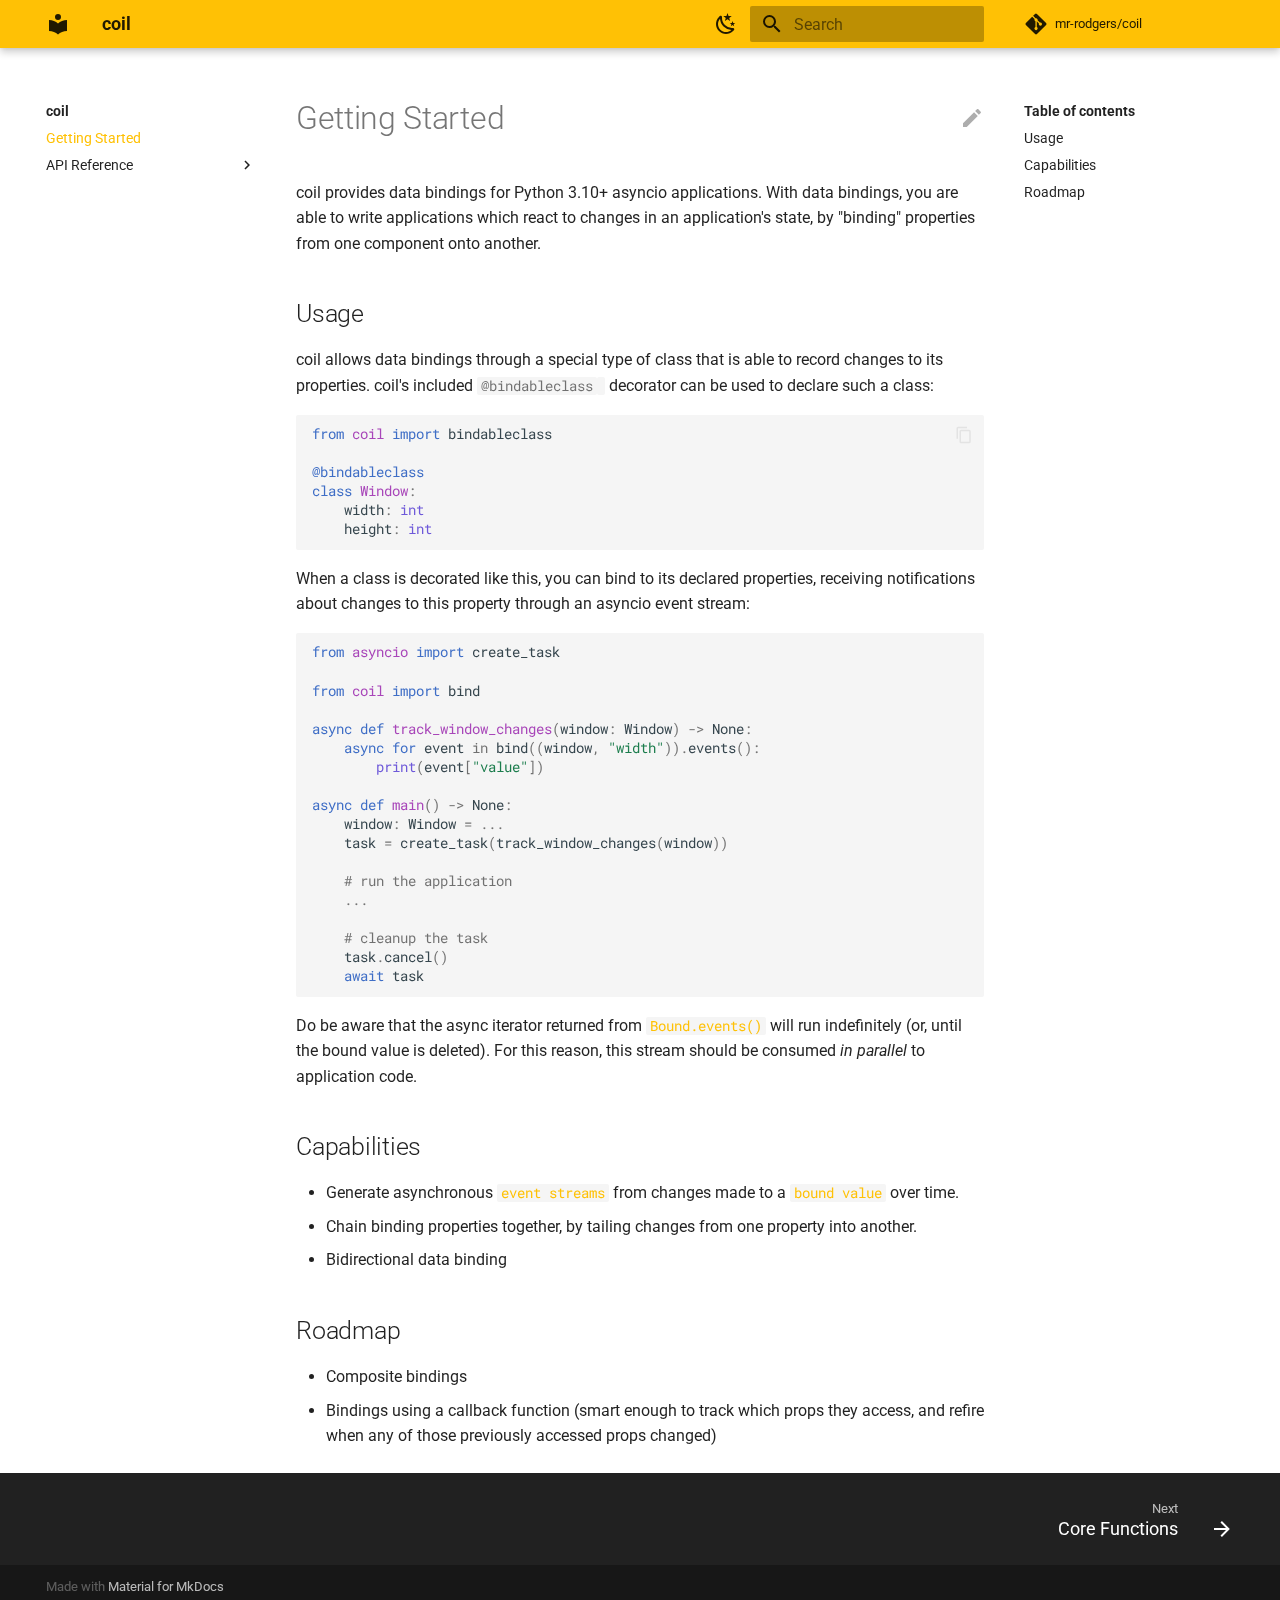
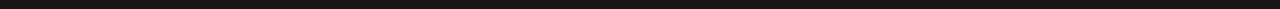
<file: index.html>
<!doctype html>
<html lang="en" class="no-js">
  <head>
    
      <meta charset="utf-8">
      <meta name="viewport" content="width=device-width,initial-scale=1">
      
      
      
      <link rel="icon" href="assets/images/favicon.png">
      <meta name="generator" content="mkdocs-1.2.3, mkdocs-material-8.2.5">
    
    
      
        <title>coil</title>
      
    
    
      <link rel="stylesheet" href="assets/stylesheets/main.2d9f7617.min.css">
      
        
        <link rel="stylesheet" href="assets/stylesheets/palette.e6a45f82.min.css">
        
      
    
    
    
      
        
        
        <link rel="preconnect" href="https://fonts.gstatic.com" crossorigin>
        <link rel="stylesheet" href="https://fonts.googleapis.com/css?family=Roboto:300,300i,400,400i,700,700i%7CRoboto+Mono:400,400i,700,700i&display=fallback">
        <style>:root{--md-text-font:"Roboto";--md-code-font:"Roboto Mono"}</style>
      
    
    
      <link rel="stylesheet" href="assets/_mkdocstrings.css">
    
    <script>__md_scope=new URL(".",location),__md_get=(e,_=localStorage,t=__md_scope)=>JSON.parse(_.getItem(t.pathname+"."+e)),__md_set=(e,_,t=localStorage,a=__md_scope)=>{try{t.setItem(a.pathname+"."+e,JSON.stringify(_))}catch(e){}}</script>
    
      

    
    
  </head>
  
  
    
    
      
    
    
    
    
    <body dir="ltr" data-md-color-scheme="default" data-md-color-primary="amber" data-md-color-accent="red">
  
    
    
      <script>var palette=__md_get("__palette");if(palette&&"object"==typeof palette.color)for(var key of Object.keys(palette.color))document.body.setAttribute("data-md-color-"+key,palette.color[key])</script>
    
    <input class="md-toggle" data-md-toggle="drawer" type="checkbox" id="__drawer" autocomplete="off">
    <input class="md-toggle" data-md-toggle="search" type="checkbox" id="__search" autocomplete="off">
    <label class="md-overlay" for="__drawer"></label>
    <div data-md-component="skip">
      
        
        <a href="#getting-started" class="md-skip">
          Skip to content
        </a>
      
    </div>
    <div data-md-component="announce">
      
    </div>
    
    
      

<header class="md-header" data-md-component="header">
  <nav class="md-header__inner md-grid" aria-label="Header">
    <a href="." title="coil" class="md-header__button md-logo" aria-label="coil" data-md-component="logo">
      
  
  <svg xmlns="http://www.w3.org/2000/svg" viewBox="0 0 24 24"><path d="M12 8a3 3 0 0 0 3-3 3 3 0 0 0-3-3 3 3 0 0 0-3 3 3 3 0 0 0 3 3m0 3.54C9.64 9.35 6.5 8 3 8v11c3.5 0 6.64 1.35 9 3.54 2.36-2.19 5.5-3.54 9-3.54V8c-3.5 0-6.64 1.35-9 3.54z"/></svg>

    </a>
    <label class="md-header__button md-icon" for="__drawer">
      <svg xmlns="http://www.w3.org/2000/svg" viewBox="0 0 24 24"><path d="M3 6h18v2H3V6m0 5h18v2H3v-2m0 5h18v2H3v-2z"/></svg>
    </label>
    <div class="md-header__title" data-md-component="header-title">
      <div class="md-header__ellipsis">
        <div class="md-header__topic">
          <span class="md-ellipsis">
            coil
          </span>
        </div>
        <div class="md-header__topic" data-md-component="header-topic">
          <span class="md-ellipsis">
            
              Getting Started
            
          </span>
        </div>
      </div>
    </div>
    
      <form class="md-header__option" data-md-component="palette">
        
          
          
          <input class="md-option" data-md-color-media="(prefers-color-scheme: light)" data-md-color-scheme="default" data-md-color-primary="amber" data-md-color-accent="red"  aria-label="Switch to dark mode"  type="radio" name="__palette" id="__palette_1">
          
            <label class="md-header__button md-icon" title="Switch to dark mode" for="__palette_2" hidden>
              <svg xmlns="http://www.w3.org/2000/svg" viewBox="0 0 24 24"><path d="m17.75 4.09-2.53 1.94.91 3.06-2.63-1.81-2.63 1.81.91-3.06-2.53-1.94L12.44 4l1.06-3 1.06 3 3.19.09m3.5 6.91-1.64 1.25.59 1.98-1.7-1.17-1.7 1.17.59-1.98L15.75 11l2.06-.05L18.5 9l.69 1.95 2.06.05m-2.28 4.95c.83-.08 1.72 1.1 1.19 1.85-.32.45-.66.87-1.08 1.27C15.17 23 8.84 23 4.94 19.07c-3.91-3.9-3.91-10.24 0-14.14.4-.4.82-.76 1.27-1.08.75-.53 1.93.36 1.85 1.19-.27 2.86.69 5.83 2.89 8.02a9.96 9.96 0 0 0 8.02 2.89m-1.64 2.02a12.08 12.08 0 0 1-7.8-3.47c-2.17-2.19-3.33-5-3.49-7.82-2.81 3.14-2.7 7.96.31 10.98 3.02 3.01 7.84 3.12 10.98.31z"/></svg>
            </label>
          
        
          
          
          <input class="md-option" data-md-color-media="(prefers-color-scheme: dark)" data-md-color-scheme="slate" data-md-color-primary="amber" data-md-color-accent="red"  aria-label="Switch to light mode"  type="radio" name="__palette" id="__palette_2">
          
            <label class="md-header__button md-icon" title="Switch to light mode" for="__palette_1" hidden>
              <svg xmlns="http://www.w3.org/2000/svg" viewBox="0 0 24 24"><path d="M12 7a5 5 0 0 1 5 5 5 5 0 0 1-5 5 5 5 0 0 1-5-5 5 5 0 0 1 5-5m0 2a3 3 0 0 0-3 3 3 3 0 0 0 3 3 3 3 0 0 0 3-3 3 3 0 0 0-3-3m0-7 2.39 3.42C13.65 5.15 12.84 5 12 5c-.84 0-1.65.15-2.39.42L12 2M3.34 7l4.16-.35A7.2 7.2 0 0 0 5.94 8.5c-.44.74-.69 1.5-.83 2.29L3.34 7m.02 10 1.76-3.77a7.131 7.131 0 0 0 2.38 4.14L3.36 17M20.65 7l-1.77 3.79a7.023 7.023 0 0 0-2.38-4.15l4.15.36m-.01 10-4.14.36c.59-.51 1.12-1.14 1.54-1.86.42-.73.69-1.5.83-2.29L20.64 17M12 22l-2.41-3.44c.74.27 1.55.44 2.41.44.82 0 1.63-.17 2.37-.44L12 22z"/></svg>
            </label>
          
        
      </form>
    
    
    
      <label class="md-header__button md-icon" for="__search">
        <svg xmlns="http://www.w3.org/2000/svg" viewBox="0 0 24 24"><path d="M9.5 3A6.5 6.5 0 0 1 16 9.5c0 1.61-.59 3.09-1.56 4.23l.27.27h.79l5 5-1.5 1.5-5-5v-.79l-.27-.27A6.516 6.516 0 0 1 9.5 16 6.5 6.5 0 0 1 3 9.5 6.5 6.5 0 0 1 9.5 3m0 2C7 5 5 7 5 9.5S7 14 9.5 14 14 12 14 9.5 12 5 9.5 5z"/></svg>
      </label>
      <div class="md-search" data-md-component="search" role="dialog">
  <label class="md-search__overlay" for="__search"></label>
  <div class="md-search__inner" role="search">
    <form class="md-search__form" name="search">
      <input type="text" class="md-search__input" name="query" aria-label="Search" placeholder="Search" autocapitalize="off" autocorrect="off" autocomplete="off" spellcheck="false" data-md-component="search-query" required>
      <label class="md-search__icon md-icon" for="__search">
        <svg xmlns="http://www.w3.org/2000/svg" viewBox="0 0 24 24"><path d="M9.5 3A6.5 6.5 0 0 1 16 9.5c0 1.61-.59 3.09-1.56 4.23l.27.27h.79l5 5-1.5 1.5-5-5v-.79l-.27-.27A6.516 6.516 0 0 1 9.5 16 6.5 6.5 0 0 1 3 9.5 6.5 6.5 0 0 1 9.5 3m0 2C7 5 5 7 5 9.5S7 14 9.5 14 14 12 14 9.5 12 5 9.5 5z"/></svg>
        <svg xmlns="http://www.w3.org/2000/svg" viewBox="0 0 24 24"><path d="M20 11v2H8l5.5 5.5-1.42 1.42L4.16 12l7.92-7.92L13.5 5.5 8 11h12z"/></svg>
      </label>
      <nav class="md-search__options" aria-label="Search">
        
        <button type="reset" class="md-search__icon md-icon" aria-label="Clear" tabindex="-1">
          <svg xmlns="http://www.w3.org/2000/svg" viewBox="0 0 24 24"><path d="M19 6.41 17.59 5 12 10.59 6.41 5 5 6.41 10.59 12 5 17.59 6.41 19 12 13.41 17.59 19 19 17.59 13.41 12 19 6.41z"/></svg>
        </button>
      </nav>
      
    </form>
    <div class="md-search__output">
      <div class="md-search__scrollwrap" data-md-scrollfix>
        <div class="md-search-result" data-md-component="search-result">
          <div class="md-search-result__meta">
            Initializing search
          </div>
          <ol class="md-search-result__list"></ol>
        </div>
      </div>
    </div>
  </div>
</div>
    
    
      <div class="md-header__source">
        <a href="https://github.com/mr-rodgers/coil/" title="Go to repository" class="md-source" data-md-component="source">
  <div class="md-source__icon md-icon">
    
    <svg xmlns="http://www.w3.org/2000/svg" viewBox="0 0 448 512"><!--! Font Awesome Free 6.0.0 by @fontawesome - https://fontawesome.com License - https://fontawesome.com/license/free (Icons: CC BY 4.0, Fonts: SIL OFL 1.1, Code: MIT License) Copyright 2022 Fonticons, Inc.--><path d="M439.55 236.05 244 40.45a28.87 28.87 0 0 0-40.81 0l-40.66 40.63 51.52 51.52c27.06-9.14 52.68 16.77 43.39 43.68l49.66 49.66c34.23-11.8 61.18 31 35.47 56.69-26.49 26.49-70.21-2.87-56-37.34L240.22 199v121.85c25.3 12.54 22.26 41.85 9.08 55a34.34 34.34 0 0 1-48.55 0c-17.57-17.6-11.07-46.91 11.25-56v-123c-20.8-8.51-24.6-30.74-18.64-45L142.57 101 8.45 235.14a28.86 28.86 0 0 0 0 40.81l195.61 195.6a28.86 28.86 0 0 0 40.8 0l194.69-194.69a28.86 28.86 0 0 0 0-40.81z"/></svg>
  </div>
  <div class="md-source__repository">
    mr-rodgers/coil
  </div>
</a>
      </div>
    
  </nav>
  
</header>
    
    <div class="md-container" data-md-component="container">
      
      
        
          
        
      
      <main class="md-main" data-md-component="main">
        <div class="md-main__inner md-grid">
          
            
              
              <div class="md-sidebar md-sidebar--primary" data-md-component="sidebar" data-md-type="navigation" >
                <div class="md-sidebar__scrollwrap">
                  <div class="md-sidebar__inner">
                    


<nav class="md-nav md-nav--primary" aria-label="Navigation" data-md-level="0">
  <label class="md-nav__title" for="__drawer">
    <a href="." title="coil" class="md-nav__button md-logo" aria-label="coil" data-md-component="logo">
      
  
  <svg xmlns="http://www.w3.org/2000/svg" viewBox="0 0 24 24"><path d="M12 8a3 3 0 0 0 3-3 3 3 0 0 0-3-3 3 3 0 0 0-3 3 3 3 0 0 0 3 3m0 3.54C9.64 9.35 6.5 8 3 8v11c3.5 0 6.64 1.35 9 3.54 2.36-2.19 5.5-3.54 9-3.54V8c-3.5 0-6.64 1.35-9 3.54z"/></svg>

    </a>
    coil
  </label>
  
    <div class="md-nav__source">
      <a href="https://github.com/mr-rodgers/coil/" title="Go to repository" class="md-source" data-md-component="source">
  <div class="md-source__icon md-icon">
    
    <svg xmlns="http://www.w3.org/2000/svg" viewBox="0 0 448 512"><!--! Font Awesome Free 6.0.0 by @fontawesome - https://fontawesome.com License - https://fontawesome.com/license/free (Icons: CC BY 4.0, Fonts: SIL OFL 1.1, Code: MIT License) Copyright 2022 Fonticons, Inc.--><path d="M439.55 236.05 244 40.45a28.87 28.87 0 0 0-40.81 0l-40.66 40.63 51.52 51.52c27.06-9.14 52.68 16.77 43.39 43.68l49.66 49.66c34.23-11.8 61.18 31 35.47 56.69-26.49 26.49-70.21-2.87-56-37.34L240.22 199v121.85c25.3 12.54 22.26 41.85 9.08 55a34.34 34.34 0 0 1-48.55 0c-17.57-17.6-11.07-46.91 11.25-56v-123c-20.8-8.51-24.6-30.74-18.64-45L142.57 101 8.45 235.14a28.86 28.86 0 0 0 0 40.81l195.61 195.6a28.86 28.86 0 0 0 40.8 0l194.69-194.69a28.86 28.86 0 0 0 0-40.81z"/></svg>
  </div>
  <div class="md-source__repository">
    mr-rodgers/coil
  </div>
</a>
    </div>
  
  <ul class="md-nav__list" data-md-scrollfix>
    
      
      
      

  
  
    
  
  
    <li class="md-nav__item md-nav__item--active">
      
      <input class="md-nav__toggle md-toggle" data-md-toggle="toc" type="checkbox" id="__toc">
      
      
        
      
      
        <label class="md-nav__link md-nav__link--active" for="__toc">
          Getting Started
          <span class="md-nav__icon md-icon"></span>
        </label>
      
      <a href="." class="md-nav__link md-nav__link--active">
        Getting Started
      </a>
      
        

<nav class="md-nav md-nav--secondary" aria-label="Table of contents">
  
  
  
    
  
  
    <label class="md-nav__title" for="__toc">
      <span class="md-nav__icon md-icon"></span>
      Table of contents
    </label>
    <ul class="md-nav__list" data-md-component="toc" data-md-scrollfix>
      
        <li class="md-nav__item">
  <a href="#usage" class="md-nav__link">
    Usage
  </a>
  
</li>
      
        <li class="md-nav__item">
  <a href="#capabilities" class="md-nav__link">
    Capabilities
  </a>
  
</li>
      
        <li class="md-nav__item">
  <a href="#roadmap" class="md-nav__link">
    Roadmap
  </a>
  
</li>
      
    </ul>
  
</nav>
      
    </li>
  

    
      
      
      

  
  
  
    
    <li class="md-nav__item md-nav__item--nested">
      
      
        <input class="md-nav__toggle md-toggle" data-md-toggle="__nav_2" type="checkbox" id="__nav_2" >
      
      
      
      
        <label class="md-nav__link" for="__nav_2">
          API Reference
          <span class="md-nav__icon md-icon"></span>
        </label>
      
      <nav class="md-nav" aria-label="API Reference" data-md-level="1">
        <label class="md-nav__title" for="__nav_2">
          <span class="md-nav__icon md-icon"></span>
          API Reference
        </label>
        <ul class="md-nav__list" data-md-scrollfix>
          
            
              
  
  
  
    <li class="md-nav__item">
      <a href="api/coreref/" class="md-nav__link">
        Core Functions
      </a>
    </li>
  

            
          
            
              
  
  
  
    <li class="md-nav__item">
      <a href="api/protocols/" class="md-nav__link">
        coil.protocols — Protocols modeling bound values and their bindable hosts
      </a>
    </li>
  

            
          
            
              
  
  
  
    <li class="md-nav__item">
      <a href="api/types/" class="md-nav__link">
        coil.types — Data types which are used in coil
      </a>
    </li>
  

            
          
        </ul>
      </nav>
    </li>
  

    
  </ul>
</nav>
                  </div>
                </div>
              </div>
            
            
              
              <div class="md-sidebar md-sidebar--secondary" data-md-component="sidebar" data-md-type="toc" >
                <div class="md-sidebar__scrollwrap">
                  <div class="md-sidebar__inner">
                    

<nav class="md-nav md-nav--secondary" aria-label="Table of contents">
  
  
  
    
  
  
    <label class="md-nav__title" for="__toc">
      <span class="md-nav__icon md-icon"></span>
      Table of contents
    </label>
    <ul class="md-nav__list" data-md-component="toc" data-md-scrollfix>
      
        <li class="md-nav__item">
  <a href="#usage" class="md-nav__link">
    Usage
  </a>
  
</li>
      
        <li class="md-nav__item">
  <a href="#capabilities" class="md-nav__link">
    Capabilities
  </a>
  
</li>
      
        <li class="md-nav__item">
  <a href="#roadmap" class="md-nav__link">
    Roadmap
  </a>
  
</li>
      
    </ul>
  
</nav>
                  </div>
                </div>
              </div>
            
          
          <div class="md-content" data-md-component="content">
            <article class="md-content__inner md-typeset">
              
                
<a href="https://github.com/mr-rodgers/coil/edit/master/docs/index.md" title="Edit this page" class="md-content__button md-icon">
  <svg xmlns="http://www.w3.org/2000/svg" viewBox="0 0 24 24"><path d="M20.71 7.04c.39-.39.39-1.04 0-1.41l-2.34-2.34c-.37-.39-1.02-.39-1.41 0l-1.84 1.83 3.75 3.75M3 17.25V21h3.75L17.81 9.93l-3.75-3.75L3 17.25z"/></svg>
</a>



<h1 id="getting-started">Getting Started<a class="headerlink" href="#getting-started" title="Permanent link">&para;</a></h1>
<p>coil provides data bindings for Python 3.10+ asyncio applications. With
data bindings, you are able to write applications which react to changes
in an application's state, by "binding" properties from one component
onto another.</p>
<h2 id="usage">Usage<a class="headerlink" href="#usage" title="Permanent link">&para;</a></h2>
<p>coil allows data bindings through a special type of class that is able
to record changes to its properties. coil's included
<a class="autorefs autorefs-internal" href="api/coreref/#coil._bindableclass.bindableclass"><code class="highlight"><span class="nv">@bindableclass</a><span class="w"></span></code></span>
decorator can be used to declare such a class:</p>
<div class="highlight"><pre><span></span><code><a id="__codelineno-0-1" name="__codelineno-0-1" href="#__codelineno-0-1"></a><span class="kn">from</span> <span class="nn">coil</span> <span class="kn">import</span> <span class="n">bindableclass</span>
<a id="__codelineno-0-2" name="__codelineno-0-2" href="#__codelineno-0-2"></a>
<a id="__codelineno-0-3" name="__codelineno-0-3" href="#__codelineno-0-3"></a><span class="nd">@bindableclass</span>
<a id="__codelineno-0-4" name="__codelineno-0-4" href="#__codelineno-0-4"></a><span class="k">class</span> <span class="nc">Window</span><span class="p">:</span>
<a id="__codelineno-0-5" name="__codelineno-0-5" href="#__codelineno-0-5"></a>    <span class="n">width</span><span class="p">:</span> <span class="nb">int</span>
<a id="__codelineno-0-6" name="__codelineno-0-6" href="#__codelineno-0-6"></a>    <span class="n">height</span><span class="p">:</span> <span class="nb">int</span>
</code></pre></div>
<p>When a class is decorated like this, you can bind to its declared properties,
receiving notifications about changes to this property through an asyncio
event stream:</p>
<div class="highlight"><pre><span></span><code><a id="__codelineno-1-1" name="__codelineno-1-1" href="#__codelineno-1-1"></a><span class="kn">from</span> <span class="nn">asyncio</span> <span class="kn">import</span> <span class="n">create_task</span>
<a id="__codelineno-1-2" name="__codelineno-1-2" href="#__codelineno-1-2"></a>
<a id="__codelineno-1-3" name="__codelineno-1-3" href="#__codelineno-1-3"></a><span class="kn">from</span> <span class="nn">coil</span> <span class="kn">import</span> <span class="n">bind</span>
<a id="__codelineno-1-4" name="__codelineno-1-4" href="#__codelineno-1-4"></a>
<a id="__codelineno-1-5" name="__codelineno-1-5" href="#__codelineno-1-5"></a><span class="k">async</span> <span class="k">def</span> <span class="nf">track_window_changes</span><span class="p">(</span><span class="n">window</span><span class="p">:</span> <span class="n">Window</span><span class="p">)</span> <span class="o">-&gt;</span> <span class="kc">None</span><span class="p">:</span>
<a id="__codelineno-1-6" name="__codelineno-1-6" href="#__codelineno-1-6"></a>    <span class="k">async</span> <span class="k">for</span> <span class="n">event</span> <span class="ow">in</span> <span class="n">bind</span><span class="p">((</span><span class="n">window</span><span class="p">,</span> <span class="s2">&quot;width&quot;</span><span class="p">))</span><span class="o">.</span><span class="n">events</span><span class="p">():</span>
<a id="__codelineno-1-7" name="__codelineno-1-7" href="#__codelineno-1-7"></a>        <span class="nb">print</span><span class="p">(</span><span class="n">event</span><span class="p">[</span><span class="s2">&quot;value&quot;</span><span class="p">])</span>
<a id="__codelineno-1-8" name="__codelineno-1-8" href="#__codelineno-1-8"></a>
<a id="__codelineno-1-9" name="__codelineno-1-9" href="#__codelineno-1-9"></a><span class="k">async</span> <span class="k">def</span> <span class="nf">main</span><span class="p">()</span> <span class="o">-&gt;</span> <span class="kc">None</span><span class="p">:</span>
<a id="__codelineno-1-10" name="__codelineno-1-10" href="#__codelineno-1-10"></a>    <span class="n">window</span><span class="p">:</span> <span class="n">Window</span> <span class="o">=</span> <span class="o">...</span>
<a id="__codelineno-1-11" name="__codelineno-1-11" href="#__codelineno-1-11"></a>    <span class="n">task</span> <span class="o">=</span> <span class="n">create_task</span><span class="p">(</span><span class="n">track_window_changes</span><span class="p">(</span><span class="n">window</span><span class="p">))</span>
<a id="__codelineno-1-12" name="__codelineno-1-12" href="#__codelineno-1-12"></a>
<a id="__codelineno-1-13" name="__codelineno-1-13" href="#__codelineno-1-13"></a>    <span class="c1"># run the application</span>
<a id="__codelineno-1-14" name="__codelineno-1-14" href="#__codelineno-1-14"></a>    <span class="o">...</span>
<a id="__codelineno-1-15" name="__codelineno-1-15" href="#__codelineno-1-15"></a>
<a id="__codelineno-1-16" name="__codelineno-1-16" href="#__codelineno-1-16"></a>    <span class="c1"># cleanup the task</span>
<a id="__codelineno-1-17" name="__codelineno-1-17" href="#__codelineno-1-17"></a>    <span class="n">task</span><span class="o">.</span><span class="n">cancel</span><span class="p">()</span>
<a id="__codelineno-1-18" name="__codelineno-1-18" href="#__codelineno-1-18"></a>    <span class="k">await</span> <span class="n">task</span>
</code></pre></div>
<p>Do be aware that the async iterator returned from
<a class="autorefs autorefs-internal" href="api/protocols/#coil.protocols._bound.Bound.events"><code class="highlight">Bound.events()</code></a> will run
indefinitely (or, until the bound value is deleted). For this reason,
this stream should be consumed <em>in parallel</em> to application code.</p>
<h2 id="capabilities">Capabilities<a class="headerlink" href="#capabilities" title="Permanent link">&para;</a></h2>
<ul>
<li>Generate asynchronous <a class="autorefs autorefs-internal" href="api/protocols/#coil.protocols._bound.Bound.events"><code class="highlight">event streams</code></a>
  from changes made to a <a class="autorefs autorefs-internal" href="api/coreref/#coil._bindings.bind"><code class="highlight">bound value</code></a> over time.</li>
<li>Chain binding properties together, by tailing changes from one property into
  another.</li>
<li>Bidirectional data binding</li>
</ul>
<h2 id="roadmap">Roadmap<a class="headerlink" href="#roadmap" title="Permanent link">&para;</a></h2>
<ul>
<li>Composite bindings</li>
<li>Bindings using a callback function (smart enough to track which props they access, and
  refire when any of those previously accessed props changed)</li>
</ul>

              
            </article>
          </div>
        </div>
        
      </main>
      
        <footer class="md-footer">
  
    <nav class="md-footer__inner md-grid" aria-label="Footer">
      
      
        
        <a href="api/coreref/" class="md-footer__link md-footer__link--next" aria-label="Next: Core Functions" rel="next">
          <div class="md-footer__title">
            <div class="md-ellipsis">
              <span class="md-footer__direction">
                Next
              </span>
              Core Functions
            </div>
          </div>
          <div class="md-footer__button md-icon">
            <svg xmlns="http://www.w3.org/2000/svg" viewBox="0 0 24 24"><path d="M4 11v2h12l-5.5 5.5 1.42 1.42L19.84 12l-7.92-7.92L10.5 5.5 16 11H4z"/></svg>
          </div>
        </a>
      
    </nav>
  
  <div class="md-footer-meta md-typeset">
    <div class="md-footer-meta__inner md-grid">
      <div class="md-copyright">
  
  
    Made with
    <a href="https://squidfunk.github.io/mkdocs-material/" target="_blank" rel="noopener">
      Material for MkDocs
    </a>
  
</div>
      
    </div>
  </div>
</footer>
      
    </div>
    <div class="md-dialog" data-md-component="dialog">
      <div class="md-dialog__inner md-typeset"></div>
    </div>
    <script id="__config" type="application/json">{"base": ".", "features": [], "translations": {"clipboard.copy": "Copy to clipboard", "clipboard.copied": "Copied to clipboard", "search.config.lang": "en", "search.config.pipeline": "trimmer, stopWordFilter", "search.config.separator": "[\\s\\-]+", "search.placeholder": "Search", "search.result.placeholder": "Type to start searching", "search.result.none": "No matching documents", "search.result.one": "1 matching document", "search.result.other": "# matching documents", "search.result.more.one": "1 more on this page", "search.result.more.other": "# more on this page", "search.result.term.missing": "Missing", "select.version.title": "Select version"}, "search": "assets/javascripts/workers/search.bd0b6b67.min.js"}</script>
    
    
      <script src="assets/javascripts/bundle.467223ff.min.js"></script>
      
    
  </body>
</html>
</file>
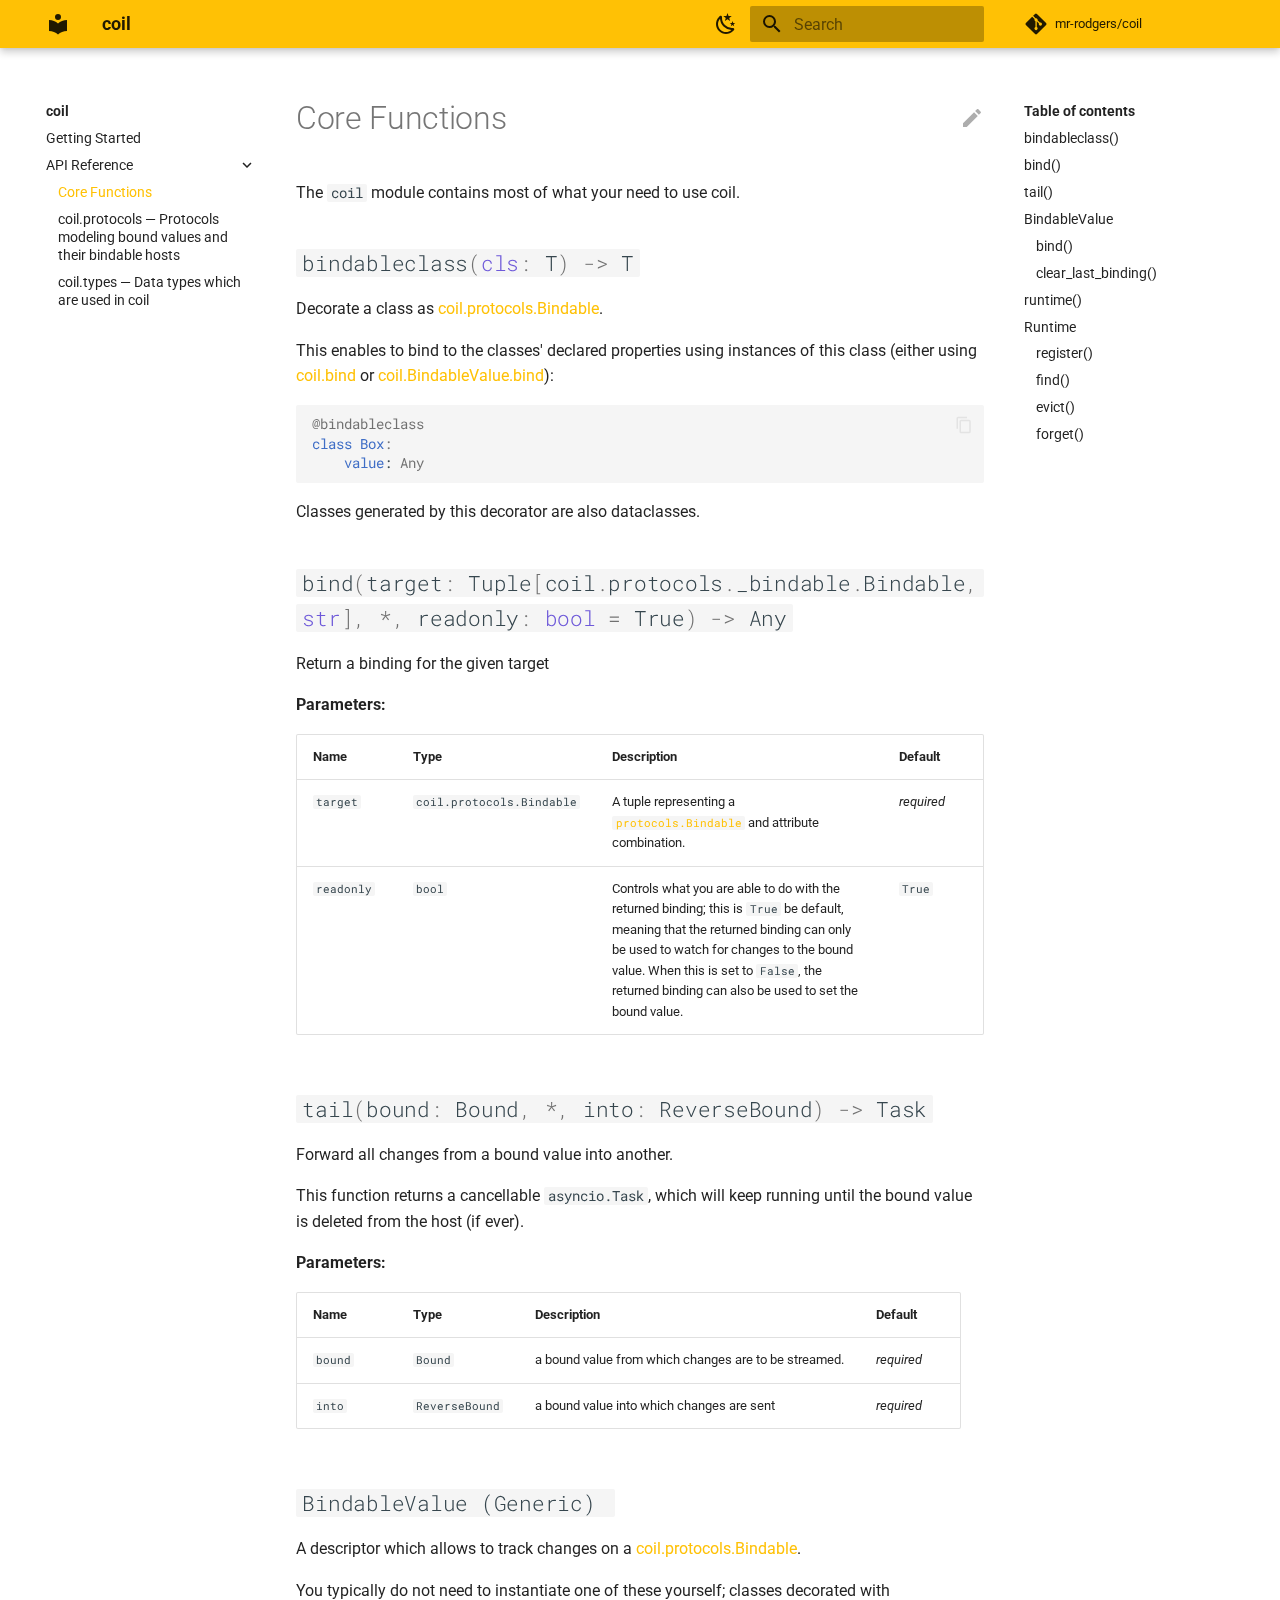
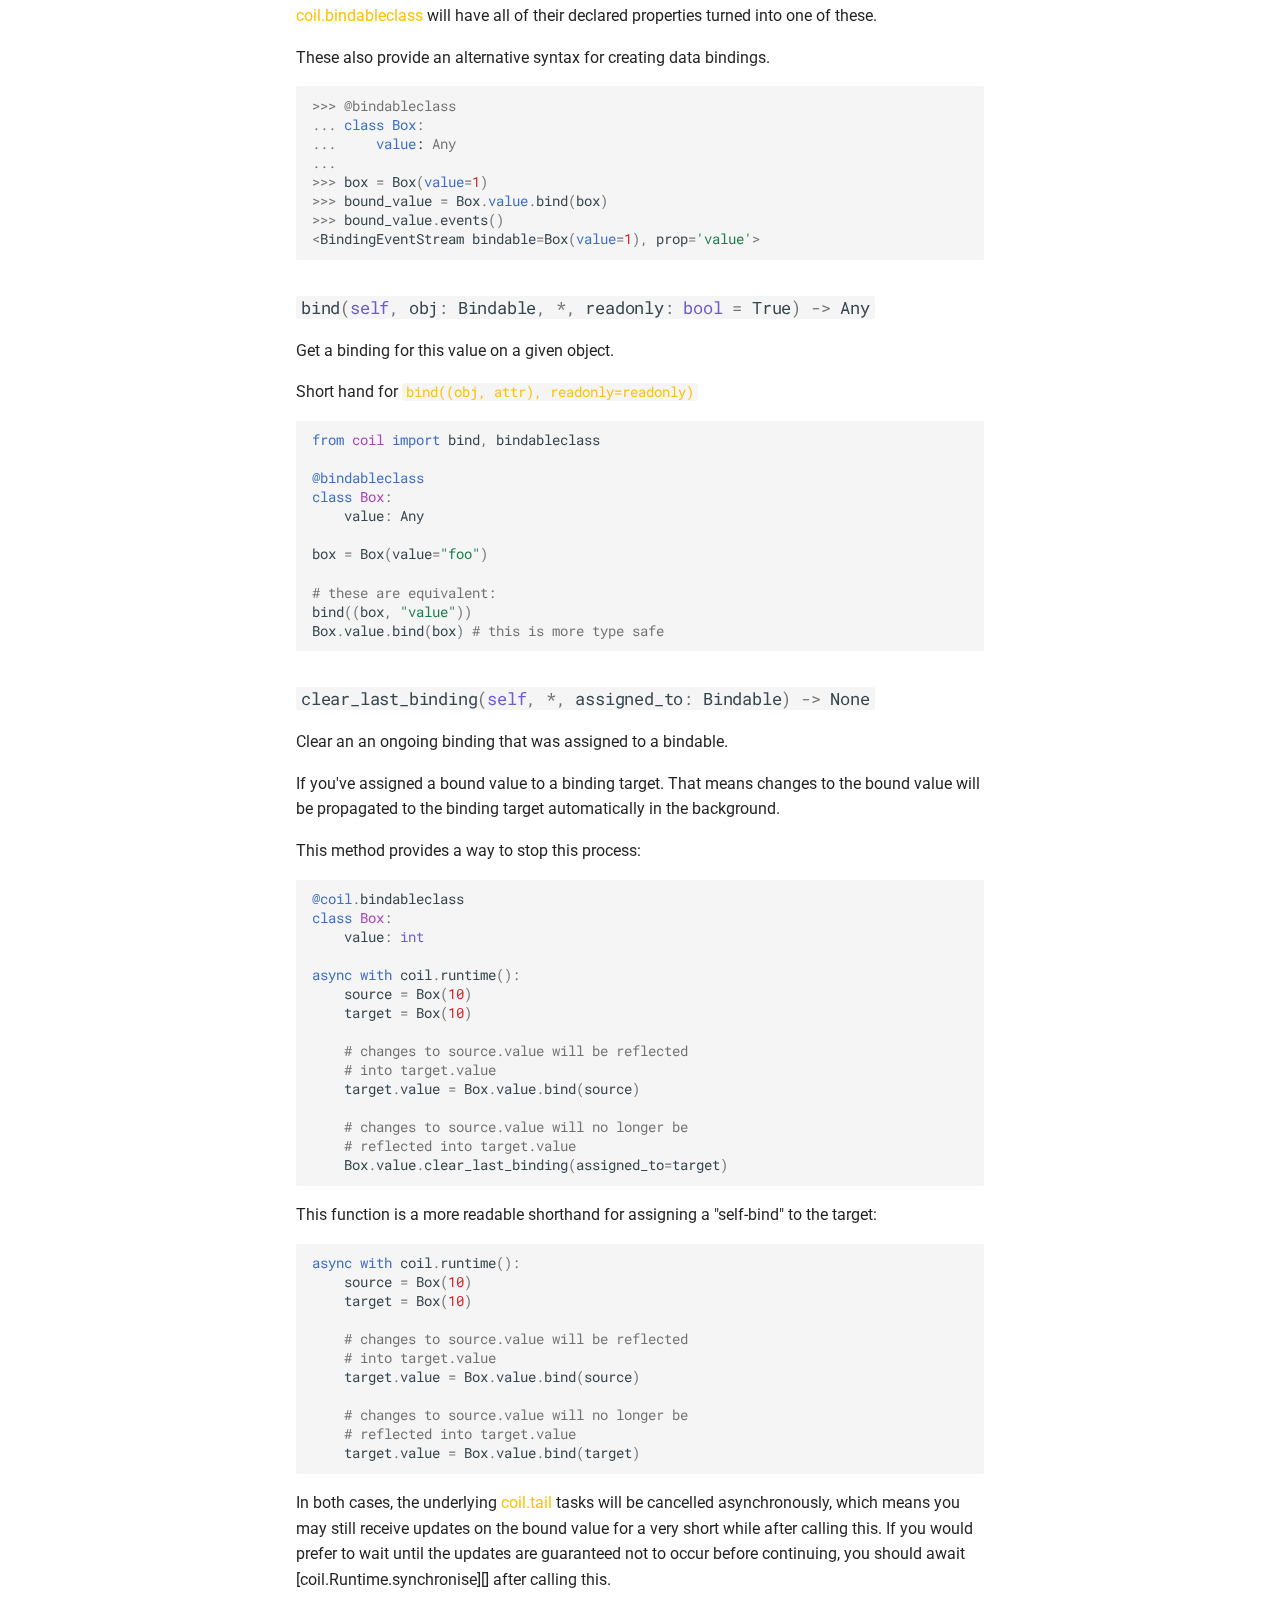
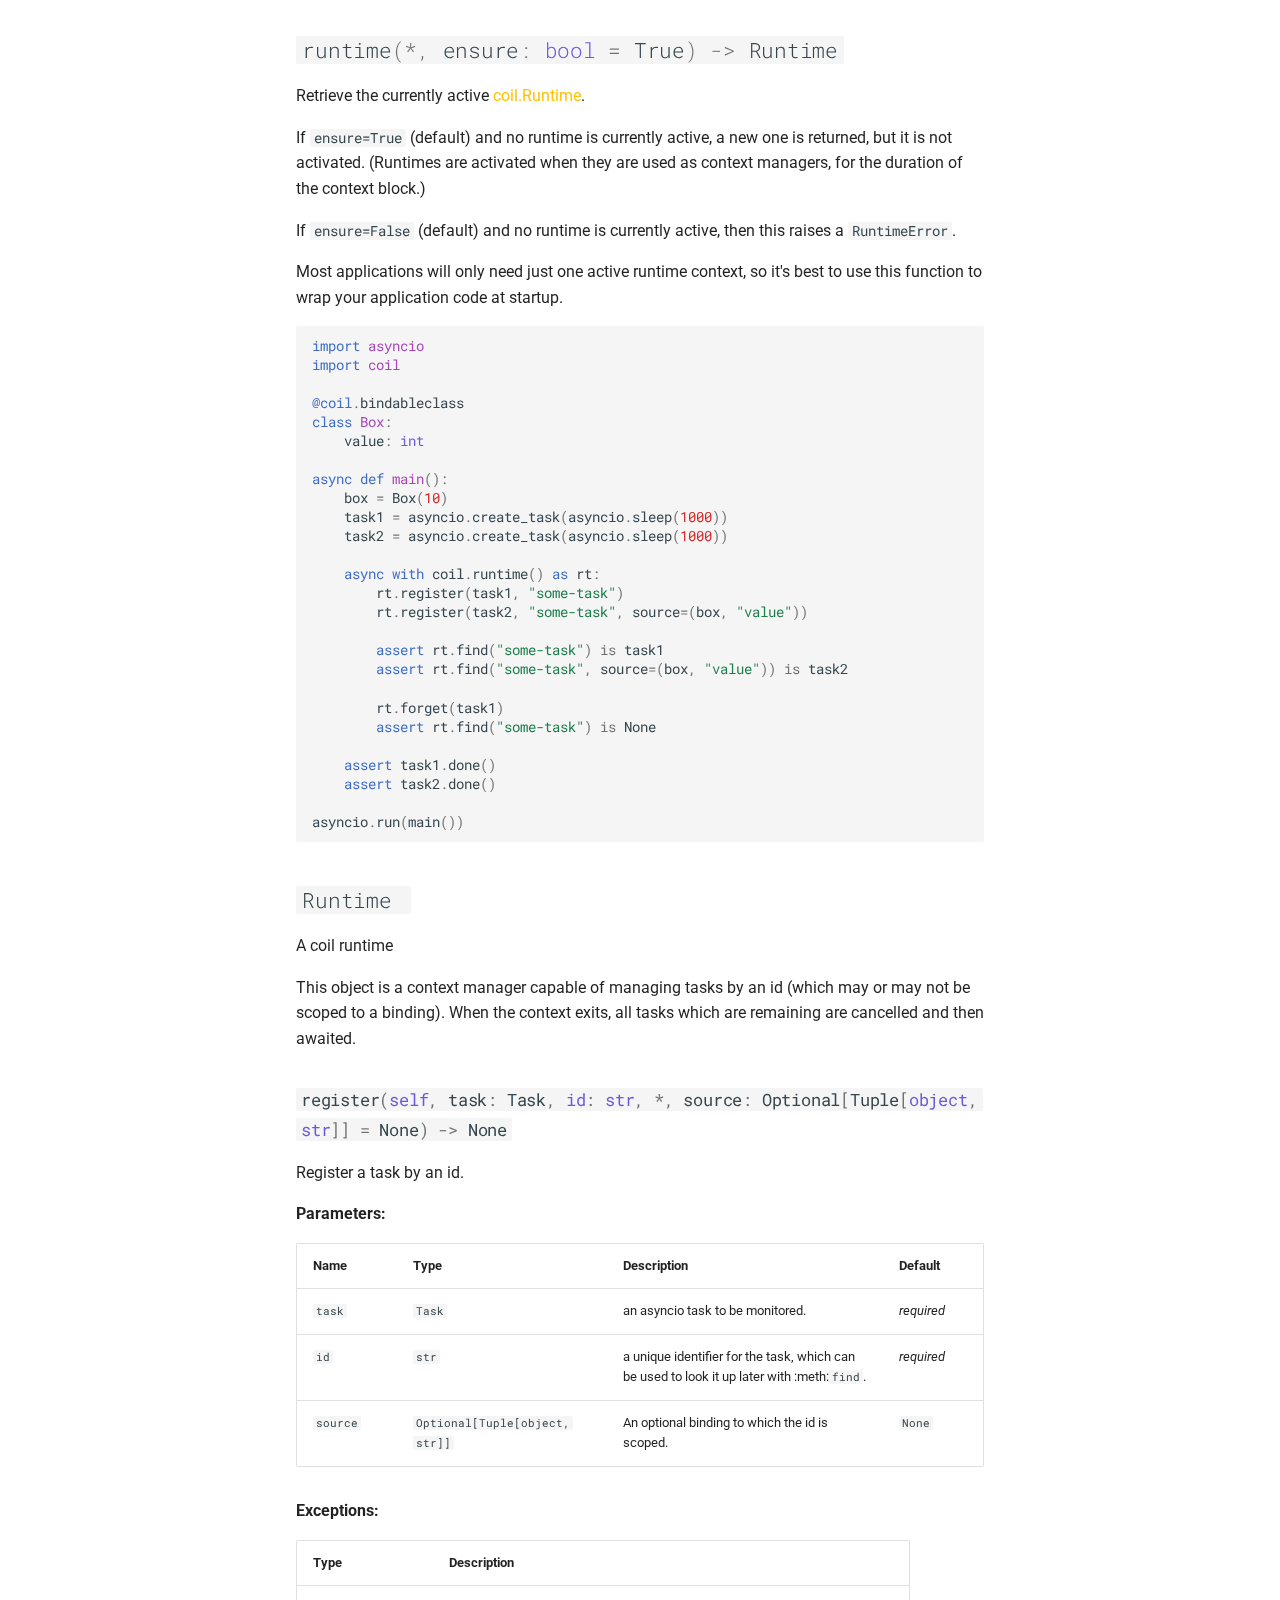
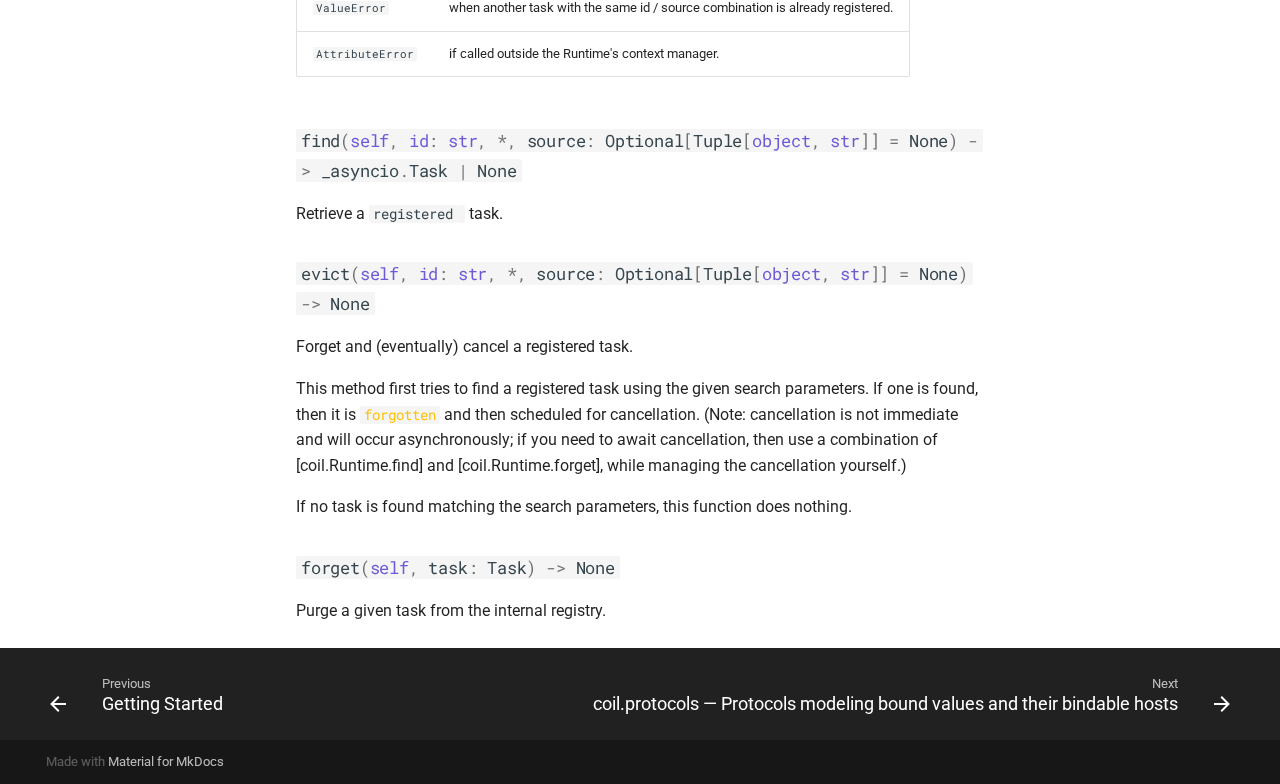
<file: api/coreref/index.html>
<!doctype html>
<html lang="en" class="no-js">
  <head>
    
      <meta charset="utf-8">
      <meta name="viewport" content="width=device-width,initial-scale=1">
      
      
      
      <link rel="icon" href="../../assets/images/favicon.png">
      <meta name="generator" content="mkdocs-1.2.3, mkdocs-material-8.2.5">
    
    
      
        <title>Core Functions - coil</title>
      
    
    
      <link rel="stylesheet" href="../../assets/stylesheets/main.2d9f7617.min.css">
      
        
        <link rel="stylesheet" href="../../assets/stylesheets/palette.e6a45f82.min.css">
        
      
    
    
    
      
        
        
        <link rel="preconnect" href="https://fonts.gstatic.com" crossorigin>
        <link rel="stylesheet" href="https://fonts.googleapis.com/css?family=Roboto:300,300i,400,400i,700,700i%7CRoboto+Mono:400,400i,700,700i&display=fallback">
        <style>:root{--md-text-font:"Roboto";--md-code-font:"Roboto Mono"}</style>
      
    
    
      <link rel="stylesheet" href="../../assets/_mkdocstrings.css">
    
    <script>__md_scope=new URL("../..",location),__md_get=(e,_=localStorage,t=__md_scope)=>JSON.parse(_.getItem(t.pathname+"."+e)),__md_set=(e,_,t=localStorage,a=__md_scope)=>{try{t.setItem(a.pathname+"."+e,JSON.stringify(_))}catch(e){}}</script>
    
      

    
    
  </head>
  
  
    
    
      
    
    
    
    
    <body dir="ltr" data-md-color-scheme="default" data-md-color-primary="amber" data-md-color-accent="red">
  
    
    
      <script>var palette=__md_get("__palette");if(palette&&"object"==typeof palette.color)for(var key of Object.keys(palette.color))document.body.setAttribute("data-md-color-"+key,palette.color[key])</script>
    
    <input class="md-toggle" data-md-toggle="drawer" type="checkbox" id="__drawer" autocomplete="off">
    <input class="md-toggle" data-md-toggle="search" type="checkbox" id="__search" autocomplete="off">
    <label class="md-overlay" for="__drawer"></label>
    <div data-md-component="skip">
      
        
        <a href="#core-functions" class="md-skip">
          Skip to content
        </a>
      
    </div>
    <div data-md-component="announce">
      
    </div>
    
    
      

<header class="md-header" data-md-component="header">
  <nav class="md-header__inner md-grid" aria-label="Header">
    <a href="../.." title="coil" class="md-header__button md-logo" aria-label="coil" data-md-component="logo">
      
  
  <svg xmlns="http://www.w3.org/2000/svg" viewBox="0 0 24 24"><path d="M12 8a3 3 0 0 0 3-3 3 3 0 0 0-3-3 3 3 0 0 0-3 3 3 3 0 0 0 3 3m0 3.54C9.64 9.35 6.5 8 3 8v11c3.5 0 6.64 1.35 9 3.54 2.36-2.19 5.5-3.54 9-3.54V8c-3.5 0-6.64 1.35-9 3.54z"/></svg>

    </a>
    <label class="md-header__button md-icon" for="__drawer">
      <svg xmlns="http://www.w3.org/2000/svg" viewBox="0 0 24 24"><path d="M3 6h18v2H3V6m0 5h18v2H3v-2m0 5h18v2H3v-2z"/></svg>
    </label>
    <div class="md-header__title" data-md-component="header-title">
      <div class="md-header__ellipsis">
        <div class="md-header__topic">
          <span class="md-ellipsis">
            coil
          </span>
        </div>
        <div class="md-header__topic" data-md-component="header-topic">
          <span class="md-ellipsis">
            
              Core Functions
            
          </span>
        </div>
      </div>
    </div>
    
      <form class="md-header__option" data-md-component="palette">
        
          
          
          <input class="md-option" data-md-color-media="(prefers-color-scheme: light)" data-md-color-scheme="default" data-md-color-primary="amber" data-md-color-accent="red"  aria-label="Switch to dark mode"  type="radio" name="__palette" id="__palette_1">
          
            <label class="md-header__button md-icon" title="Switch to dark mode" for="__palette_2" hidden>
              <svg xmlns="http://www.w3.org/2000/svg" viewBox="0 0 24 24"><path d="m17.75 4.09-2.53 1.94.91 3.06-2.63-1.81-2.63 1.81.91-3.06-2.53-1.94L12.44 4l1.06-3 1.06 3 3.19.09m3.5 6.91-1.64 1.25.59 1.98-1.7-1.17-1.7 1.17.59-1.98L15.75 11l2.06-.05L18.5 9l.69 1.95 2.06.05m-2.28 4.95c.83-.08 1.72 1.1 1.19 1.85-.32.45-.66.87-1.08 1.27C15.17 23 8.84 23 4.94 19.07c-3.91-3.9-3.91-10.24 0-14.14.4-.4.82-.76 1.27-1.08.75-.53 1.93.36 1.85 1.19-.27 2.86.69 5.83 2.89 8.02a9.96 9.96 0 0 0 8.02 2.89m-1.64 2.02a12.08 12.08 0 0 1-7.8-3.47c-2.17-2.19-3.33-5-3.49-7.82-2.81 3.14-2.7 7.96.31 10.98 3.02 3.01 7.84 3.12 10.98.31z"/></svg>
            </label>
          
        
          
          
          <input class="md-option" data-md-color-media="(prefers-color-scheme: dark)" data-md-color-scheme="slate" data-md-color-primary="amber" data-md-color-accent="red"  aria-label="Switch to light mode"  type="radio" name="__palette" id="__palette_2">
          
            <label class="md-header__button md-icon" title="Switch to light mode" for="__palette_1" hidden>
              <svg xmlns="http://www.w3.org/2000/svg" viewBox="0 0 24 24"><path d="M12 7a5 5 0 0 1 5 5 5 5 0 0 1-5 5 5 5 0 0 1-5-5 5 5 0 0 1 5-5m0 2a3 3 0 0 0-3 3 3 3 0 0 0 3 3 3 3 0 0 0 3-3 3 3 0 0 0-3-3m0-7 2.39 3.42C13.65 5.15 12.84 5 12 5c-.84 0-1.65.15-2.39.42L12 2M3.34 7l4.16-.35A7.2 7.2 0 0 0 5.94 8.5c-.44.74-.69 1.5-.83 2.29L3.34 7m.02 10 1.76-3.77a7.131 7.131 0 0 0 2.38 4.14L3.36 17M20.65 7l-1.77 3.79a7.023 7.023 0 0 0-2.38-4.15l4.15.36m-.01 10-4.14.36c.59-.51 1.12-1.14 1.54-1.86.42-.73.69-1.5.83-2.29L20.64 17M12 22l-2.41-3.44c.74.27 1.55.44 2.41.44.82 0 1.63-.17 2.37-.44L12 22z"/></svg>
            </label>
          
        
      </form>
    
    
    
      <label class="md-header__button md-icon" for="__search">
        <svg xmlns="http://www.w3.org/2000/svg" viewBox="0 0 24 24"><path d="M9.5 3A6.5 6.5 0 0 1 16 9.5c0 1.61-.59 3.09-1.56 4.23l.27.27h.79l5 5-1.5 1.5-5-5v-.79l-.27-.27A6.516 6.516 0 0 1 9.5 16 6.5 6.5 0 0 1 3 9.5 6.5 6.5 0 0 1 9.5 3m0 2C7 5 5 7 5 9.5S7 14 9.5 14 14 12 14 9.5 12 5 9.5 5z"/></svg>
      </label>
      <div class="md-search" data-md-component="search" role="dialog">
  <label class="md-search__overlay" for="__search"></label>
  <div class="md-search__inner" role="search">
    <form class="md-search__form" name="search">
      <input type="text" class="md-search__input" name="query" aria-label="Search" placeholder="Search" autocapitalize="off" autocorrect="off" autocomplete="off" spellcheck="false" data-md-component="search-query" required>
      <label class="md-search__icon md-icon" for="__search">
        <svg xmlns="http://www.w3.org/2000/svg" viewBox="0 0 24 24"><path d="M9.5 3A6.5 6.5 0 0 1 16 9.5c0 1.61-.59 3.09-1.56 4.23l.27.27h.79l5 5-1.5 1.5-5-5v-.79l-.27-.27A6.516 6.516 0 0 1 9.5 16 6.5 6.5 0 0 1 3 9.5 6.5 6.5 0 0 1 9.5 3m0 2C7 5 5 7 5 9.5S7 14 9.5 14 14 12 14 9.5 12 5 9.5 5z"/></svg>
        <svg xmlns="http://www.w3.org/2000/svg" viewBox="0 0 24 24"><path d="M20 11v2H8l5.5 5.5-1.42 1.42L4.16 12l7.92-7.92L13.5 5.5 8 11h12z"/></svg>
      </label>
      <nav class="md-search__options" aria-label="Search">
        
        <button type="reset" class="md-search__icon md-icon" aria-label="Clear" tabindex="-1">
          <svg xmlns="http://www.w3.org/2000/svg" viewBox="0 0 24 24"><path d="M19 6.41 17.59 5 12 10.59 6.41 5 5 6.41 10.59 12 5 17.59 6.41 19 12 13.41 17.59 19 19 17.59 13.41 12 19 6.41z"/></svg>
        </button>
      </nav>
      
    </form>
    <div class="md-search__output">
      <div class="md-search__scrollwrap" data-md-scrollfix>
        <div class="md-search-result" data-md-component="search-result">
          <div class="md-search-result__meta">
            Initializing search
          </div>
          <ol class="md-search-result__list"></ol>
        </div>
      </div>
    </div>
  </div>
</div>
    
    
      <div class="md-header__source">
        <a href="https://github.com/mr-rodgers/coil/" title="Go to repository" class="md-source" data-md-component="source">
  <div class="md-source__icon md-icon">
    
    <svg xmlns="http://www.w3.org/2000/svg" viewBox="0 0 448 512"><!--! Font Awesome Free 6.0.0 by @fontawesome - https://fontawesome.com License - https://fontawesome.com/license/free (Icons: CC BY 4.0, Fonts: SIL OFL 1.1, Code: MIT License) Copyright 2022 Fonticons, Inc.--><path d="M439.55 236.05 244 40.45a28.87 28.87 0 0 0-40.81 0l-40.66 40.63 51.52 51.52c27.06-9.14 52.68 16.77 43.39 43.68l49.66 49.66c34.23-11.8 61.18 31 35.47 56.69-26.49 26.49-70.21-2.87-56-37.34L240.22 199v121.85c25.3 12.54 22.26 41.85 9.08 55a34.34 34.34 0 0 1-48.55 0c-17.57-17.6-11.07-46.91 11.25-56v-123c-20.8-8.51-24.6-30.74-18.64-45L142.57 101 8.45 235.14a28.86 28.86 0 0 0 0 40.81l195.61 195.6a28.86 28.86 0 0 0 40.8 0l194.69-194.69a28.86 28.86 0 0 0 0-40.81z"/></svg>
  </div>
  <div class="md-source__repository">
    mr-rodgers/coil
  </div>
</a>
      </div>
    
  </nav>
  
</header>
    
    <div class="md-container" data-md-component="container">
      
      
        
          
        
      
      <main class="md-main" data-md-component="main">
        <div class="md-main__inner md-grid">
          
            
              
              <div class="md-sidebar md-sidebar--primary" data-md-component="sidebar" data-md-type="navigation" >
                <div class="md-sidebar__scrollwrap">
                  <div class="md-sidebar__inner">
                    


<nav class="md-nav md-nav--primary" aria-label="Navigation" data-md-level="0">
  <label class="md-nav__title" for="__drawer">
    <a href="../.." title="coil" class="md-nav__button md-logo" aria-label="coil" data-md-component="logo">
      
  
  <svg xmlns="http://www.w3.org/2000/svg" viewBox="0 0 24 24"><path d="M12 8a3 3 0 0 0 3-3 3 3 0 0 0-3-3 3 3 0 0 0-3 3 3 3 0 0 0 3 3m0 3.54C9.64 9.35 6.5 8 3 8v11c3.5 0 6.64 1.35 9 3.54 2.36-2.19 5.5-3.54 9-3.54V8c-3.5 0-6.64 1.35-9 3.54z"/></svg>

    </a>
    coil
  </label>
  
    <div class="md-nav__source">
      <a href="https://github.com/mr-rodgers/coil/" title="Go to repository" class="md-source" data-md-component="source">
  <div class="md-source__icon md-icon">
    
    <svg xmlns="http://www.w3.org/2000/svg" viewBox="0 0 448 512"><!--! Font Awesome Free 6.0.0 by @fontawesome - https://fontawesome.com License - https://fontawesome.com/license/free (Icons: CC BY 4.0, Fonts: SIL OFL 1.1, Code: MIT License) Copyright 2022 Fonticons, Inc.--><path d="M439.55 236.05 244 40.45a28.87 28.87 0 0 0-40.81 0l-40.66 40.63 51.52 51.52c27.06-9.14 52.68 16.77 43.39 43.68l49.66 49.66c34.23-11.8 61.18 31 35.47 56.69-26.49 26.49-70.21-2.87-56-37.34L240.22 199v121.85c25.3 12.54 22.26 41.85 9.08 55a34.34 34.34 0 0 1-48.55 0c-17.57-17.6-11.07-46.91 11.25-56v-123c-20.8-8.51-24.6-30.74-18.64-45L142.57 101 8.45 235.14a28.86 28.86 0 0 0 0 40.81l195.61 195.6a28.86 28.86 0 0 0 40.8 0l194.69-194.69a28.86 28.86 0 0 0 0-40.81z"/></svg>
  </div>
  <div class="md-source__repository">
    mr-rodgers/coil
  </div>
</a>
    </div>
  
  <ul class="md-nav__list" data-md-scrollfix>
    
      
      
      

  
  
  
    <li class="md-nav__item">
      <a href="../.." class="md-nav__link">
        Getting Started
      </a>
    </li>
  

    
      
      
      

  
  
    
  
  
    
    <li class="md-nav__item md-nav__item--active md-nav__item--nested">
      
      
        <input class="md-nav__toggle md-toggle" data-md-toggle="__nav_2" type="checkbox" id="__nav_2" checked>
      
      
      
      
        <label class="md-nav__link" for="__nav_2">
          API Reference
          <span class="md-nav__icon md-icon"></span>
        </label>
      
      <nav class="md-nav" aria-label="API Reference" data-md-level="1">
        <label class="md-nav__title" for="__nav_2">
          <span class="md-nav__icon md-icon"></span>
          API Reference
        </label>
        <ul class="md-nav__list" data-md-scrollfix>
          
            
              
  
  
    
  
  
    <li class="md-nav__item md-nav__item--active">
      
      <input class="md-nav__toggle md-toggle" data-md-toggle="toc" type="checkbox" id="__toc">
      
      
        
      
      
        <label class="md-nav__link md-nav__link--active" for="__toc">
          Core Functions
          <span class="md-nav__icon md-icon"></span>
        </label>
      
      <a href="./" class="md-nav__link md-nav__link--active">
        Core Functions
      </a>
      
        

<nav class="md-nav md-nav--secondary" aria-label="Table of contents">
  
  
  
    
  
  
    <label class="md-nav__title" for="__toc">
      <span class="md-nav__icon md-icon"></span>
      Table of contents
    </label>
    <ul class="md-nav__list" data-md-component="toc" data-md-scrollfix>
      
        <li class="md-nav__item">
  <a href="#coil._bindableclass.bindableclass" class="md-nav__link">
    bindableclass()
  </a>
  
</li>
      
        <li class="md-nav__item">
  <a href="#coil._bindings.bind" class="md-nav__link">
    bind()
  </a>
  
</li>
      
        <li class="md-nav__item">
  <a href="#coil._core.tail" class="md-nav__link">
    tail()
  </a>
  
</li>
      
        <li class="md-nav__item">
  <a href="#coil._bindableclass.BindableValue" class="md-nav__link">
    BindableValue
  </a>
  
    <nav class="md-nav" aria-label="BindableValue">
      <ul class="md-nav__list">
        
          <li class="md-nav__item">
  <a href="#coil._bindableclass.BindableValue.bind" class="md-nav__link">
    bind()
  </a>
  
</li>
        
          <li class="md-nav__item">
  <a href="#coil._bindableclass.BindableValue.clear_last_binding" class="md-nav__link">
    clear_last_binding()
  </a>
  
</li>
        
      </ul>
    </nav>
  
</li>
      
        <li class="md-nav__item">
  <a href="#coil._runtime.runtime" class="md-nav__link">
    runtime()
  </a>
  
</li>
      
        <li class="md-nav__item">
  <a href="#coil._runtime.Runtime" class="md-nav__link">
    Runtime
  </a>
  
    <nav class="md-nav" aria-label="Runtime">
      <ul class="md-nav__list">
        
          <li class="md-nav__item">
  <a href="#coil._runtime.Runtime.register" class="md-nav__link">
    register()
  </a>
  
</li>
        
          <li class="md-nav__item">
  <a href="#coil._runtime.Runtime.find" class="md-nav__link">
    find()
  </a>
  
</li>
        
          <li class="md-nav__item">
  <a href="#coil._runtime.Runtime.evict" class="md-nav__link">
    evict()
  </a>
  
</li>
        
          <li class="md-nav__item">
  <a href="#coil._runtime.Runtime.forget" class="md-nav__link">
    forget()
  </a>
  
</li>
        
      </ul>
    </nav>
  
</li>
      
    </ul>
  
</nav>
      
    </li>
  

            
          
            
              
  
  
  
    <li class="md-nav__item">
      <a href="../protocols/" class="md-nav__link">
        coil.protocols — Protocols modeling bound values and their bindable hosts
      </a>
    </li>
  

            
          
            
              
  
  
  
    <li class="md-nav__item">
      <a href="../types/" class="md-nav__link">
        coil.types — Data types which are used in coil
      </a>
    </li>
  

            
          
        </ul>
      </nav>
    </li>
  

    
  </ul>
</nav>
                  </div>
                </div>
              </div>
            
            
              
              <div class="md-sidebar md-sidebar--secondary" data-md-component="sidebar" data-md-type="toc" >
                <div class="md-sidebar__scrollwrap">
                  <div class="md-sidebar__inner">
                    

<nav class="md-nav md-nav--secondary" aria-label="Table of contents">
  
  
  
    
  
  
    <label class="md-nav__title" for="__toc">
      <span class="md-nav__icon md-icon"></span>
      Table of contents
    </label>
    <ul class="md-nav__list" data-md-component="toc" data-md-scrollfix>
      
        <li class="md-nav__item">
  <a href="#coil._bindableclass.bindableclass" class="md-nav__link">
    bindableclass()
  </a>
  
</li>
      
        <li class="md-nav__item">
  <a href="#coil._bindings.bind" class="md-nav__link">
    bind()
  </a>
  
</li>
      
        <li class="md-nav__item">
  <a href="#coil._core.tail" class="md-nav__link">
    tail()
  </a>
  
</li>
      
        <li class="md-nav__item">
  <a href="#coil._bindableclass.BindableValue" class="md-nav__link">
    BindableValue
  </a>
  
    <nav class="md-nav" aria-label="BindableValue">
      <ul class="md-nav__list">
        
          <li class="md-nav__item">
  <a href="#coil._bindableclass.BindableValue.bind" class="md-nav__link">
    bind()
  </a>
  
</li>
        
          <li class="md-nav__item">
  <a href="#coil._bindableclass.BindableValue.clear_last_binding" class="md-nav__link">
    clear_last_binding()
  </a>
  
</li>
        
      </ul>
    </nav>
  
</li>
      
        <li class="md-nav__item">
  <a href="#coil._runtime.runtime" class="md-nav__link">
    runtime()
  </a>
  
</li>
      
        <li class="md-nav__item">
  <a href="#coil._runtime.Runtime" class="md-nav__link">
    Runtime
  </a>
  
    <nav class="md-nav" aria-label="Runtime">
      <ul class="md-nav__list">
        
          <li class="md-nav__item">
  <a href="#coil._runtime.Runtime.register" class="md-nav__link">
    register()
  </a>
  
</li>
        
          <li class="md-nav__item">
  <a href="#coil._runtime.Runtime.find" class="md-nav__link">
    find()
  </a>
  
</li>
        
          <li class="md-nav__item">
  <a href="#coil._runtime.Runtime.evict" class="md-nav__link">
    evict()
  </a>
  
</li>
        
          <li class="md-nav__item">
  <a href="#coil._runtime.Runtime.forget" class="md-nav__link">
    forget()
  </a>
  
</li>
        
      </ul>
    </nav>
  
</li>
      
    </ul>
  
</nav>
                  </div>
                </div>
              </div>
            
          
          <div class="md-content" data-md-component="content">
            <article class="md-content__inner md-typeset">
              
                
<a href="https://github.com/mr-rodgers/coil/edit/master/docs/api/coreref.md" title="Edit this page" class="md-content__button md-icon">
  <svg xmlns="http://www.w3.org/2000/svg" viewBox="0 0 24 24"><path d="M20.71 7.04c.39-.39.39-1.04 0-1.41l-2.34-2.34c-.37-.39-1.02-.39-1.41 0l-1.84 1.83 3.75 3.75M3 17.25V21h3.75L17.81 9.93l-3.75-3.75L3 17.25z"/></svg>
</a>



<h1 id="core-functions">Core Functions<a class="headerlink" href="#core-functions" title="Permanent link">&para;</a></h1>
<p>The <code class="highlight">coil</code> module contains most of what your need to use
coil.</p>


  <div class="doc doc-object doc-function">



<h2 id="coil._bindableclass.bindableclass" class="doc doc-heading">
<code class="highlight language-python"><span class="n">bindableclass</span><span class="p">(</span><span class="bp">cls</span><span class="p">:</span> <span class="n">T</span><span class="p">)</span> <span class="o">-&gt;</span> <span class="n">T</span></code>


<a href="#coil._bindableclass.bindableclass" class="headerlink" title="Permanent link">&para;</a></h2>

    <div class="doc doc-contents first">

      <p>Decorate a class as <a class="autorefs autorefs-internal" href="../protocols/#coil.protocols._bindable.Bindable">coil.protocols.Bindable</a>.</p>
<p>This enables to bind to the classes' declared properties
using instances of this class (either using <a class="autorefs autorefs-internal" href="#coil._bindings.bind">coil.bind</a> or
<a class="autorefs autorefs-internal" href="#coil._bindableclass.BindableValue.bind">coil.BindableValue.bind</a>):</p>
<div class="highlight"><pre><span></span><code><span class="nv">@bindableclass</span><span class="w"></span>
<span class="k">class</span><span class="w"> </span><span class="nl">Box</span><span class="p">:</span><span class="w"></span>
<span class="w">    </span><span class="k">value</span><span class="err">:</span><span class="w"> </span><span class="ow">Any</span><span class="w"></span>
</code></pre></div>
<p>Classes generated by this decorator are also dataclasses.</p>

    </div>

  </div>



  <div class="doc doc-object doc-function">



<h2 id="coil._bindings.bind" class="doc doc-heading">
<code class="highlight language-python"><span class="n">bind</span><span class="p">(</span><span class="n">target</span><span class="p">:</span> <span class="n">Tuple</span><span class="p">[</span><span class="n">coil</span><span class="o">.</span><span class="n">protocols</span><span class="o">.</span><span class="n">_bindable</span><span class="o">.</span><span class="n">Bindable</span><span class="p">,</span> <span class="nb">str</span><span class="p">],</span> <span class="o">*</span><span class="p">,</span> <span class="n">readonly</span><span class="p">:</span> <span class="nb">bool</span> <span class="o">=</span> <span class="kc">True</span><span class="p">)</span> <span class="o">-&gt;</span> <span class="n">Any</span></code>


<a href="#coil._bindings.bind" class="headerlink" title="Permanent link">&para;</a></h2>

    <div class="doc doc-contents first">

      <p>Return a binding for the given target</p>

<p><strong>Parameters:</strong></p>
<table>
  <thead>
    <tr>
      <th>Name</th>
      <th>Type</th>
      <th>Description</th>
      <th>Default</th>
    </tr>
  </thead>
  <tbody>
      <tr>
        <td><code>target</code></td>
        <td><code>coil.protocols.Bindable</code></td>
        <td><p>A tuple representing a
<a class="autorefs autorefs-internal" href="../protocols/#coil.protocols._bindable.Bindable"><code class="highlight">protocols.Bindable</code></a>
and attribute combination.</p></td>
        <td><em>required</em></td>
      </tr>
      <tr>
        <td><code>readonly</code></td>
        <td><code>bool</code></td>
        <td><p>Controls what you are able to do with the returned
      binding; this is <code class="highlight">True</code> be default, meaning that the returned
      binding can only be used to watch for changes to the bound
      value. When this is set to <code class="highlight">False</code>, the returned binding can
      also be used to set the bound value.</p></td>
        <td><code>True</code></td>
      </tr>
  </tbody>
</table>
    </div>

  </div>



  <div class="doc doc-object doc-function">



<h2 id="coil._core.tail" class="doc doc-heading">
<code class="highlight language-python"><span class="n">tail</span><span class="p">(</span><span class="n">bound</span><span class="p">:</span> <span class="n">Bound</span><span class="p">,</span> <span class="o">*</span><span class="p">,</span> <span class="n">into</span><span class="p">:</span> <span class="n">ReverseBound</span><span class="p">)</span> <span class="o">-&gt;</span> <span class="n">Task</span></code>


<a href="#coil._core.tail" class="headerlink" title="Permanent link">&para;</a></h2>

    <div class="doc doc-contents first">

      <p>Forward all changes from a bound value into another.</p>
<p>This function returns a cancellable <code class="highlight">asyncio.Task</code>, which will
keep running until the bound value is deleted from the host (if ever).</p>

<p><strong>Parameters:</strong></p>
<table>
  <thead>
    <tr>
      <th>Name</th>
      <th>Type</th>
      <th>Description</th>
      <th>Default</th>
    </tr>
  </thead>
  <tbody>
      <tr>
        <td><code>bound</code></td>
        <td><code>Bound</code></td>
        <td><p>a bound value from which changes are to be streamed.</p></td>
        <td><em>required</em></td>
      </tr>
      <tr>
        <td><code>into</code></td>
        <td><code>ReverseBound</code></td>
        <td><p>a bound value into which changes are sent</p></td>
        <td><em>required</em></td>
      </tr>
  </tbody>
</table>
    </div>

  </div>



  <div class="doc doc-object doc-class">



<h2 id="coil._bindableclass.BindableValue" class="doc doc-heading">
        <code>
BindableValue            (<span title="typing.Generic">Generic</span>)
        </code>



<a href="#coil._bindableclass.BindableValue" class="headerlink" title="Permanent link">&para;</a></h2>

    <div class="doc doc-contents first">

      <p>A descriptor which allows to track changes on a
<a class="autorefs autorefs-internal" href="../protocols/#coil.protocols._bindable.Bindable">coil.protocols.Bindable</a>.</p>
<p>You typically do not need to instantiate one of these
yourself; classes decorated with <a class="autorefs autorefs-internal" href="#coil._bindableclass.bindableclass">coil.bindableclass</a>
will have all of their declared properties turned into
one of these.</p>
<p>These also provide an alternative syntax for creating
data bindings.</p>
<div class="highlight"><pre><span></span><code><span class="o">&gt;&gt;&gt;</span><span class="w"> </span><span class="nv">@bindableclass</span><span class="w"></span>
<span class="p">...</span><span class="w"> </span><span class="k">class</span><span class="w"> </span><span class="nl">Box</span><span class="p">:</span><span class="w"></span>
<span class="p">...</span><span class="w">     </span><span class="k">value</span><span class="err">:</span><span class="w"> </span><span class="ow">Any</span><span class="w"></span>
<span class="p">...</span><span class="w"></span>
<span class="o">&gt;&gt;&gt;</span><span class="w"> </span><span class="n">box</span><span class="w"> </span><span class="o">=</span><span class="w"> </span><span class="n">Box</span><span class="p">(</span><span class="k">value</span><span class="o">=</span><span class="mi">1</span><span class="p">)</span><span class="w"></span>
<span class="o">&gt;&gt;&gt;</span><span class="w"> </span><span class="n">bound_value</span><span class="w"> </span><span class="o">=</span><span class="w"> </span><span class="n">Box</span><span class="p">.</span><span class="k">value</span><span class="p">.</span><span class="n">bind</span><span class="p">(</span><span class="n">box</span><span class="p">)</span><span class="w"></span>
<span class="o">&gt;&gt;&gt;</span><span class="w"> </span><span class="n">bound_value</span><span class="p">.</span><span class="n">events</span><span class="p">()</span><span class="w"></span>
<span class="o">&lt;</span><span class="n">BindingEventStream</span><span class="w"> </span><span class="n">bindable</span><span class="o">=</span><span class="n">Box</span><span class="p">(</span><span class="k">value</span><span class="o">=</span><span class="mi">1</span><span class="p">),</span><span class="w"> </span><span class="n">prop</span><span class="o">=</span><span class="s1">&#39;value&#39;</span><span class="o">&gt;</span><span class="w"></span>
</code></pre></div>




  <div class="doc doc-children">















  <div class="doc doc-object doc-method">



<h3 id="coil._bindableclass.BindableValue.bind" class="doc doc-heading">
<code class="highlight language-python"><span class="n">bind</span><span class="p">(</span><span class="bp">self</span><span class="p">,</span> <span class="n">obj</span><span class="p">:</span> <span class="n">Bindable</span><span class="p">,</span> <span class="o">*</span><span class="p">,</span> <span class="n">readonly</span><span class="p">:</span> <span class="nb">bool</span> <span class="o">=</span> <span class="kc">True</span><span class="p">)</span> <span class="o">-&gt;</span> <span class="n">Any</span></code>


<a href="#coil._bindableclass.BindableValue.bind" class="headerlink" title="Permanent link">&para;</a></h3>

    <div class="doc doc-contents ">

      <p>Get a binding for this value on a given object.</p>
<p>Short hand for
<a class="autorefs autorefs-internal" href="#coil._bindings.bind"><code class="highlight">bind((obj, attr), readonly=readonly)</code></a></p>
<div class="highlight"><pre><span></span><code><span class="kn">from</span> <span class="nn">coil</span> <span class="kn">import</span> <span class="n">bind</span><span class="p">,</span> <span class="n">bindableclass</span>

<span class="nd">@bindableclass</span>
<span class="k">class</span> <span class="nc">Box</span><span class="p">:</span>
    <span class="n">value</span><span class="p">:</span> <span class="n">Any</span>

<span class="n">box</span> <span class="o">=</span> <span class="n">Box</span><span class="p">(</span><span class="n">value</span><span class="o">=</span><span class="s2">&quot;foo&quot;</span><span class="p">)</span>

<span class="c1"># these are equivalent:</span>
<span class="n">bind</span><span class="p">((</span><span class="n">box</span><span class="p">,</span> <span class="s2">&quot;value&quot;</span><span class="p">))</span>
<span class="n">Box</span><span class="o">.</span><span class="n">value</span><span class="o">.</span><span class="n">bind</span><span class="p">(</span><span class="n">box</span><span class="p">)</span> <span class="c1"># this is more type safe</span>
</code></pre></div>

    </div>

  </div>



  <div class="doc doc-object doc-method">



<h3 id="coil._bindableclass.BindableValue.clear_last_binding" class="doc doc-heading">
<code class="highlight language-python"><span class="n">clear_last_binding</span><span class="p">(</span><span class="bp">self</span><span class="p">,</span> <span class="o">*</span><span class="p">,</span> <span class="n">assigned_to</span><span class="p">:</span> <span class="n">Bindable</span><span class="p">)</span> <span class="o">-&gt;</span> <span class="kc">None</span></code>


<a href="#coil._bindableclass.BindableValue.clear_last_binding" class="headerlink" title="Permanent link">&para;</a></h3>

    <div class="doc doc-contents ">

      <p>Clear an an ongoing binding that was assigned to a bindable.</p>
<p>If you've assigned a bound value to a binding
target. That means changes to the bound value will be
propagated to the binding target automatically in the background.</p>
<p>This method provides a way to stop this process:</p>
<div class="highlight"><pre><span></span><code><a id="__codelineno-0-1" name="__codelineno-0-1" href="#__codelineno-0-1"></a><span class="nd">@coil</span><span class="o">.</span><span class="n">bindableclass</span>
<a id="__codelineno-0-2" name="__codelineno-0-2" href="#__codelineno-0-2"></a><span class="k">class</span> <span class="nc">Box</span><span class="p">:</span>
<a id="__codelineno-0-3" name="__codelineno-0-3" href="#__codelineno-0-3"></a>    <span class="n">value</span><span class="p">:</span> <span class="nb">int</span>
<a id="__codelineno-0-4" name="__codelineno-0-4" href="#__codelineno-0-4"></a>
<a id="__codelineno-0-5" name="__codelineno-0-5" href="#__codelineno-0-5"></a><span class="k">async</span> <span class="k">with</span> <span class="n">coil</span><span class="o">.</span><span class="n">runtime</span><span class="p">():</span>
<a id="__codelineno-0-6" name="__codelineno-0-6" href="#__codelineno-0-6"></a>    <span class="n">source</span> <span class="o">=</span> <span class="n">Box</span><span class="p">(</span><span class="mi">10</span><span class="p">)</span>
<a id="__codelineno-0-7" name="__codelineno-0-7" href="#__codelineno-0-7"></a>    <span class="n">target</span> <span class="o">=</span> <span class="n">Box</span><span class="p">(</span><span class="mi">10</span><span class="p">)</span>
<a id="__codelineno-0-8" name="__codelineno-0-8" href="#__codelineno-0-8"></a>
<a id="__codelineno-0-9" name="__codelineno-0-9" href="#__codelineno-0-9"></a>    <span class="c1"># changes to source.value will be reflected</span>
<a id="__codelineno-0-10" name="__codelineno-0-10" href="#__codelineno-0-10"></a>    <span class="c1"># into target.value</span>
<a id="__codelineno-0-11" name="__codelineno-0-11" href="#__codelineno-0-11"></a>    <span class="n">target</span><span class="o">.</span><span class="n">value</span> <span class="o">=</span> <span class="n">Box</span><span class="o">.</span><span class="n">value</span><span class="o">.</span><span class="n">bind</span><span class="p">(</span><span class="n">source</span><span class="p">)</span>
<a id="__codelineno-0-12" name="__codelineno-0-12" href="#__codelineno-0-12"></a>
<a id="__codelineno-0-13" name="__codelineno-0-13" href="#__codelineno-0-13"></a>    <span class="c1"># changes to source.value will no longer be</span>
<a id="__codelineno-0-14" name="__codelineno-0-14" href="#__codelineno-0-14"></a>    <span class="c1"># reflected into target.value</span>
<a id="__codelineno-0-15" name="__codelineno-0-15" href="#__codelineno-0-15"></a>    <span class="n">Box</span><span class="o">.</span><span class="n">value</span><span class="o">.</span><span class="n">clear_last_binding</span><span class="p">(</span><span class="n">assigned_to</span><span class="o">=</span><span class="n">target</span><span class="p">)</span>
</code></pre></div>
<p>This function is a more readable shorthand for assigning
a "self-bind" to the target:</p>
<div class="highlight"><pre><span></span><code><a id="__codelineno-1-1" name="__codelineno-1-1" href="#__codelineno-1-1"></a><span class="k">async</span> <span class="k">with</span> <span class="n">coil</span><span class="o">.</span><span class="n">runtime</span><span class="p">():</span>
<a id="__codelineno-1-2" name="__codelineno-1-2" href="#__codelineno-1-2"></a>    <span class="n">source</span> <span class="o">=</span> <span class="n">Box</span><span class="p">(</span><span class="mi">10</span><span class="p">)</span>
<a id="__codelineno-1-3" name="__codelineno-1-3" href="#__codelineno-1-3"></a>    <span class="n">target</span> <span class="o">=</span> <span class="n">Box</span><span class="p">(</span><span class="mi">10</span><span class="p">)</span>
<a id="__codelineno-1-4" name="__codelineno-1-4" href="#__codelineno-1-4"></a>
<a id="__codelineno-1-5" name="__codelineno-1-5" href="#__codelineno-1-5"></a>    <span class="c1"># changes to source.value will be reflected</span>
<a id="__codelineno-1-6" name="__codelineno-1-6" href="#__codelineno-1-6"></a>    <span class="c1"># into target.value</span>
<a id="__codelineno-1-7" name="__codelineno-1-7" href="#__codelineno-1-7"></a>    <span class="n">target</span><span class="o">.</span><span class="n">value</span> <span class="o">=</span> <span class="n">Box</span><span class="o">.</span><span class="n">value</span><span class="o">.</span><span class="n">bind</span><span class="p">(</span><span class="n">source</span><span class="p">)</span>
<a id="__codelineno-1-8" name="__codelineno-1-8" href="#__codelineno-1-8"></a>
<a id="__codelineno-1-9" name="__codelineno-1-9" href="#__codelineno-1-9"></a>    <span class="c1"># changes to source.value will no longer be</span>
<a id="__codelineno-1-10" name="__codelineno-1-10" href="#__codelineno-1-10"></a>    <span class="c1"># reflected into target.value</span>
<a id="__codelineno-1-11" name="__codelineno-1-11" href="#__codelineno-1-11"></a>    <span class="n">target</span><span class="o">.</span><span class="n">value</span> <span class="o">=</span> <span class="n">Box</span><span class="o">.</span><span class="n">value</span><span class="o">.</span><span class="n">bind</span><span class="p">(</span><span class="n">target</span><span class="p">)</span>
</code></pre></div>
<p>In both cases, the underlying <a class="autorefs autorefs-internal" href="#coil._core.tail">coil.tail</a>
tasks will be cancelled asynchronously, which means you
may still receive updates on the bound value for a very short
while after calling this. If you would prefer to wait until
the updates are guaranteed not to occur before continuing,
you should await [coil.Runtime.synchronise][] after calling
this.</p>

    </div>

  </div>





  </div>

    </div>

  </div>



  <div class="doc doc-object doc-function">



<h2 id="coil._runtime.runtime" class="doc doc-heading">
<code class="highlight language-python"><span class="n">runtime</span><span class="p">(</span><span class="o">*</span><span class="p">,</span> <span class="n">ensure</span><span class="p">:</span> <span class="nb">bool</span> <span class="o">=</span> <span class="kc">True</span><span class="p">)</span> <span class="o">-&gt;</span> <span class="n">Runtime</span></code>


<a href="#coil._runtime.runtime" class="headerlink" title="Permanent link">&para;</a></h2>

    <div class="doc doc-contents first">

      <p>Retrieve the currently active <a class="autorefs autorefs-internal" href="#coil._runtime.Runtime">coil.Runtime</a>.</p>
<p>If <code class="highlight">ensure=True</code> (default) and no runtime is currently active,
a new one is returned, but it is not activated. (Runtimes
are activated when they are used as context managers, for
the duration of the context block.)</p>
<p>If <code class="highlight">ensure=False</code> (default) and no runtime is currently
active, then this raises a <code class="highlight">RuntimeError</code>.</p>
<p>Most applications will only need just one active runtime
context, so it's best to use this function to wrap your
application code at startup.</p>
<div class="highlight"><pre><span></span><code><span class="kn">import</span> <span class="nn">asyncio</span>
<span class="kn">import</span> <span class="nn">coil</span>

<span class="nd">@coil</span><span class="o">.</span><span class="n">bindableclass</span>
<span class="k">class</span> <span class="nc">Box</span><span class="p">:</span>
    <span class="n">value</span><span class="p">:</span> <span class="nb">int</span>

<span class="k">async</span> <span class="k">def</span> <span class="nf">main</span><span class="p">():</span>
    <span class="n">box</span> <span class="o">=</span> <span class="n">Box</span><span class="p">(</span><span class="mi">10</span><span class="p">)</span>
    <span class="n">task1</span> <span class="o">=</span> <span class="n">asyncio</span><span class="o">.</span><span class="n">create_task</span><span class="p">(</span><span class="n">asyncio</span><span class="o">.</span><span class="n">sleep</span><span class="p">(</span><span class="mi">1000</span><span class="p">))</span>
    <span class="n">task2</span> <span class="o">=</span> <span class="n">asyncio</span><span class="o">.</span><span class="n">create_task</span><span class="p">(</span><span class="n">asyncio</span><span class="o">.</span><span class="n">sleep</span><span class="p">(</span><span class="mi">1000</span><span class="p">))</span>

    <span class="k">async</span> <span class="k">with</span> <span class="n">coil</span><span class="o">.</span><span class="n">runtime</span><span class="p">()</span> <span class="k">as</span> <span class="n">rt</span><span class="p">:</span>
        <span class="n">rt</span><span class="o">.</span><span class="n">register</span><span class="p">(</span><span class="n">task1</span><span class="p">,</span> <span class="s2">&quot;some-task&quot;</span><span class="p">)</span>
        <span class="n">rt</span><span class="o">.</span><span class="n">register</span><span class="p">(</span><span class="n">task2</span><span class="p">,</span> <span class="s2">&quot;some-task&quot;</span><span class="p">,</span> <span class="n">source</span><span class="o">=</span><span class="p">(</span><span class="n">box</span><span class="p">,</span> <span class="s2">&quot;value&quot;</span><span class="p">))</span>

        <span class="k">assert</span> <span class="n">rt</span><span class="o">.</span><span class="n">find</span><span class="p">(</span><span class="s2">&quot;some-task&quot;</span><span class="p">)</span> <span class="ow">is</span> <span class="n">task1</span>
        <span class="k">assert</span> <span class="n">rt</span><span class="o">.</span><span class="n">find</span><span class="p">(</span><span class="s2">&quot;some-task&quot;</span><span class="p">,</span> <span class="n">source</span><span class="o">=</span><span class="p">(</span><span class="n">box</span><span class="p">,</span> <span class="s2">&quot;value&quot;</span><span class="p">))</span> <span class="ow">is</span> <span class="n">task2</span>

        <span class="n">rt</span><span class="o">.</span><span class="n">forget</span><span class="p">(</span><span class="n">task1</span><span class="p">)</span>
        <span class="k">assert</span> <span class="n">rt</span><span class="o">.</span><span class="n">find</span><span class="p">(</span><span class="s2">&quot;some-task&quot;</span><span class="p">)</span> <span class="ow">is</span> <span class="kc">None</span>

    <span class="k">assert</span> <span class="n">task1</span><span class="o">.</span><span class="n">done</span><span class="p">()</span>
    <span class="k">assert</span> <span class="n">task2</span><span class="o">.</span><span class="n">done</span><span class="p">()</span>

<span class="n">asyncio</span><span class="o">.</span><span class="n">run</span><span class="p">(</span><span class="n">main</span><span class="p">())</span>
</code></pre></div>

    </div>

  </div>



  <div class="doc doc-object doc-class">



<h2 id="coil._runtime.Runtime" class="doc doc-heading">
        <code>
Runtime        </code>



<a href="#coil._runtime.Runtime" class="headerlink" title="Permanent link">&para;</a></h2>

    <div class="doc doc-contents first">

      <p>A coil runtime</p>
<p>This object is a context manager capable of managing tasks by an id
(which may or may not be scoped to a binding). When the context exits,
all tasks which are remaining are cancelled and then awaited.</p>




  <div class="doc doc-children">











  <div class="doc doc-object doc-method">



<h3 id="coil._runtime.Runtime.register" class="doc doc-heading">
<code class="highlight language-python"><span class="n">register</span><span class="p">(</span><span class="bp">self</span><span class="p">,</span> <span class="n">task</span><span class="p">:</span> <span class="n">Task</span><span class="p">,</span> <span class="nb">id</span><span class="p">:</span> <span class="nb">str</span><span class="p">,</span> <span class="o">*</span><span class="p">,</span> <span class="n">source</span><span class="p">:</span> <span class="n">Optional</span><span class="p">[</span><span class="n">Tuple</span><span class="p">[</span><span class="nb">object</span><span class="p">,</span> <span class="nb">str</span><span class="p">]]</span> <span class="o">=</span> <span class="kc">None</span><span class="p">)</span> <span class="o">-&gt;</span> <span class="kc">None</span></code>


<a href="#coil._runtime.Runtime.register" class="headerlink" title="Permanent link">&para;</a></h3>

    <div class="doc doc-contents ">

      <p>Register a task by an id.</p>

<p><strong>Parameters:</strong></p>
<table>
  <thead>
    <tr>
      <th>Name</th>
      <th>Type</th>
      <th>Description</th>
      <th>Default</th>
    </tr>
  </thead>
  <tbody>
      <tr>
        <td><code>task</code></td>
        <td><code>Task</code></td>
        <td><p>an asyncio task to be monitored.</p></td>
        <td><em>required</em></td>
      </tr>
      <tr>
        <td><code>id</code></td>
        <td><code>str</code></td>
        <td><p>a unique identifier for the task, which can be used to
look it up later with :meth:<code class="highlight">find</code>.</p></td>
        <td><em>required</em></td>
      </tr>
      <tr>
        <td><code>source</code></td>
        <td><code>Optional[Tuple[object, str]]</code></td>
        <td><p>An optional binding to which the id is scoped.</p></td>
        <td><code>None</code></td>
      </tr>
  </tbody>
</table>
<p><strong>Exceptions:</strong></p>
<table>
  <thead>
    <tr>
      <th>Type</th>
      <th>Description</th>
    </tr>
  </thead>
  <tbody>
      <tr>
        <td><code>ValueError</code></td>
        <td><p>when another task with the same id / source
        combination is already registered.</p></td>
      </tr>
      <tr>
        <td><code>AttributeError</code></td>
        <td><p>if called outside the Runtime's context manager.</p></td>
      </tr>
  </tbody>
</table>
    </div>

  </div>



  <div class="doc doc-object doc-method">



<h3 id="coil._runtime.Runtime.find" class="doc doc-heading">
<code class="highlight language-python"><span class="n">find</span><span class="p">(</span><span class="bp">self</span><span class="p">,</span> <span class="nb">id</span><span class="p">:</span> <span class="nb">str</span><span class="p">,</span> <span class="o">*</span><span class="p">,</span> <span class="n">source</span><span class="p">:</span> <span class="n">Optional</span><span class="p">[</span><span class="n">Tuple</span><span class="p">[</span><span class="nb">object</span><span class="p">,</span> <span class="nb">str</span><span class="p">]]</span> <span class="o">=</span> <span class="kc">None</span><span class="p">)</span> <span class="o">-&gt;</span> <span class="n">_asyncio</span><span class="o">.</span><span class="n">Task</span> <span class="o">|</span> <span class="kc">None</span></code>


<a href="#coil._runtime.Runtime.find" class="headerlink" title="Permanent link">&para;</a></h3>

    <div class="doc doc-contents ">

      <p>Retrieve a <a class="autorefs autorefs-internal" href="#coil._runtime.Runtime.register"><code class="highlight"><span class="n">registered</a><span class="w"></span></code></span> task.</p>

    </div>

  </div>



  <div class="doc doc-object doc-method">



<h3 id="coil._runtime.Runtime.evict" class="doc doc-heading">
<code class="highlight language-python"><span class="n">evict</span><span class="p">(</span><span class="bp">self</span><span class="p">,</span> <span class="nb">id</span><span class="p">:</span> <span class="nb">str</span><span class="p">,</span> <span class="o">*</span><span class="p">,</span> <span class="n">source</span><span class="p">:</span> <span class="n">Optional</span><span class="p">[</span><span class="n">Tuple</span><span class="p">[</span><span class="nb">object</span><span class="p">,</span> <span class="nb">str</span><span class="p">]]</span> <span class="o">=</span> <span class="kc">None</span><span class="p">)</span> <span class="o">-&gt;</span> <span class="kc">None</span></code>


<a href="#coil._runtime.Runtime.evict" class="headerlink" title="Permanent link">&para;</a></h3>

    <div class="doc doc-contents ">

      <p>Forget and (eventually) cancel a registered task.</p>
<p>This method first tries to find a registered task using the
given search parameters. If one is found, then it is
<a class="autorefs autorefs-internal" href="#coil._runtime.Runtime.forget"><code class="highlight">forgotten</code></a> and then scheduled for cancellation.
(Note: cancellation is not immediate and will occur asynchronously;
if you need to await cancellation, then use a combination of
[coil.Runtime.find] and [coil.Runtime.forget], while managing
the cancellation yourself.)</p>
<p>If no task is found matching the search parameters, this function
does nothing.</p>

    </div>

  </div>



  <div class="doc doc-object doc-method">



<h3 id="coil._runtime.Runtime.forget" class="doc doc-heading">
<code class="highlight language-python"><span class="n">forget</span><span class="p">(</span><span class="bp">self</span><span class="p">,</span> <span class="n">task</span><span class="p">:</span> <span class="n">Task</span><span class="p">)</span> <span class="o">-&gt;</span> <span class="kc">None</span></code>


<a href="#coil._runtime.Runtime.forget" class="headerlink" title="Permanent link">&para;</a></h3>

    <div class="doc doc-contents ">

      <p>Purge a given task from the internal registry.</p>

    </div>

  </div>





  </div>

    </div>

  </div>

              
            </article>
          </div>
        </div>
        
      </main>
      
        <footer class="md-footer">
  
    <nav class="md-footer__inner md-grid" aria-label="Footer">
      
        
        <a href="../.." class="md-footer__link md-footer__link--prev" aria-label="Previous: Getting Started" rel="prev">
          <div class="md-footer__button md-icon">
            <svg xmlns="http://www.w3.org/2000/svg" viewBox="0 0 24 24"><path d="M20 11v2H8l5.5 5.5-1.42 1.42L4.16 12l7.92-7.92L13.5 5.5 8 11h12z"/></svg>
          </div>
          <div class="md-footer__title">
            <div class="md-ellipsis">
              <span class="md-footer__direction">
                Previous
              </span>
              Getting Started
            </div>
          </div>
        </a>
      
      
        
        <a href="../protocols/" class="md-footer__link md-footer__link--next" aria-label="Next: coil.protocols — Protocols modeling bound values and their bindable hosts" rel="next">
          <div class="md-footer__title">
            <div class="md-ellipsis">
              <span class="md-footer__direction">
                Next
              </span>
              coil.protocols — Protocols modeling bound values and their bindable hosts
            </div>
          </div>
          <div class="md-footer__button md-icon">
            <svg xmlns="http://www.w3.org/2000/svg" viewBox="0 0 24 24"><path d="M4 11v2h12l-5.5 5.5 1.42 1.42L19.84 12l-7.92-7.92L10.5 5.5 16 11H4z"/></svg>
          </div>
        </a>
      
    </nav>
  
  <div class="md-footer-meta md-typeset">
    <div class="md-footer-meta__inner md-grid">
      <div class="md-copyright">
  
  
    Made with
    <a href="https://squidfunk.github.io/mkdocs-material/" target="_blank" rel="noopener">
      Material for MkDocs
    </a>
  
</div>
      
    </div>
  </div>
</footer>
      
    </div>
    <div class="md-dialog" data-md-component="dialog">
      <div class="md-dialog__inner md-typeset"></div>
    </div>
    <script id="__config" type="application/json">{"base": "../..", "features": [], "translations": {"clipboard.copy": "Copy to clipboard", "clipboard.copied": "Copied to clipboard", "search.config.lang": "en", "search.config.pipeline": "trimmer, stopWordFilter", "search.config.separator": "[\\s\\-]+", "search.placeholder": "Search", "search.result.placeholder": "Type to start searching", "search.result.none": "No matching documents", "search.result.one": "1 matching document", "search.result.other": "# matching documents", "search.result.more.one": "1 more on this page", "search.result.more.other": "# more on this page", "search.result.term.missing": "Missing", "select.version.title": "Select version"}, "search": "../../assets/javascripts/workers/search.bd0b6b67.min.js"}</script>
    
    
      <script src="../../assets/javascripts/bundle.467223ff.min.js"></script>
      
    
  </body>
</html>
</file>
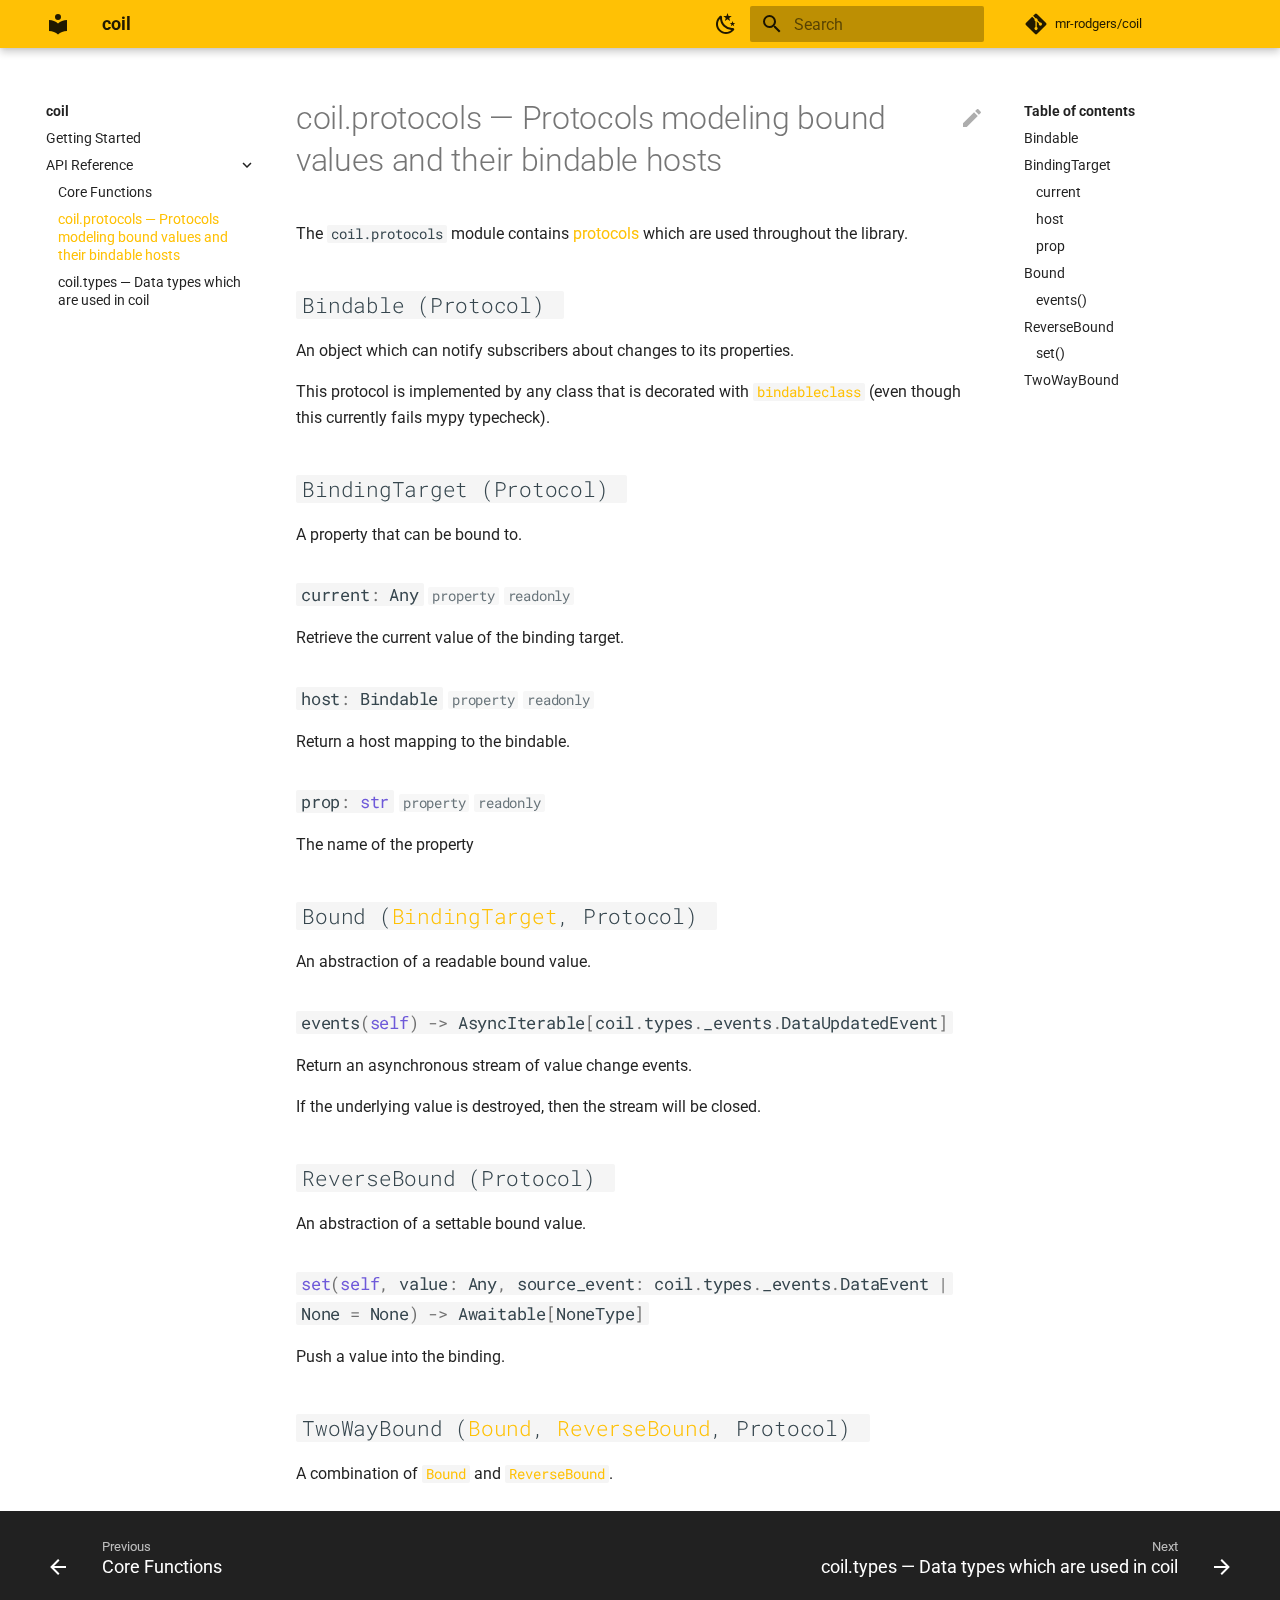
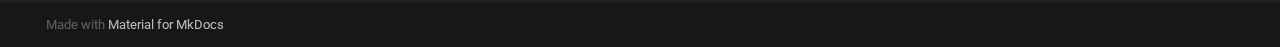
<file: api/protocols/index.html>
<!doctype html>
<html lang="en" class="no-js">
  <head>
    
      <meta charset="utf-8">
      <meta name="viewport" content="width=device-width,initial-scale=1">
      
      
      
      <link rel="icon" href="../../assets/images/favicon.png">
      <meta name="generator" content="mkdocs-1.2.3, mkdocs-material-8.2.5">
    
    
      
        <title>coil.protocols — Protocols modeling bound values and their bindable hosts - coil</title>
      
    
    
      <link rel="stylesheet" href="../../assets/stylesheets/main.2d9f7617.min.css">
      
        
        <link rel="stylesheet" href="../../assets/stylesheets/palette.e6a45f82.min.css">
        
      
    
    
    
      
        
        
        <link rel="preconnect" href="https://fonts.gstatic.com" crossorigin>
        <link rel="stylesheet" href="https://fonts.googleapis.com/css?family=Roboto:300,300i,400,400i,700,700i%7CRoboto+Mono:400,400i,700,700i&display=fallback">
        <style>:root{--md-text-font:"Roboto";--md-code-font:"Roboto Mono"}</style>
      
    
    
      <link rel="stylesheet" href="../../assets/_mkdocstrings.css">
    
    <script>__md_scope=new URL("../..",location),__md_get=(e,_=localStorage,t=__md_scope)=>JSON.parse(_.getItem(t.pathname+"."+e)),__md_set=(e,_,t=localStorage,a=__md_scope)=>{try{t.setItem(a.pathname+"."+e,JSON.stringify(_))}catch(e){}}</script>
    
      

    
    
  </head>
  
  
    
    
      
    
    
    
    
    <body dir="ltr" data-md-color-scheme="default" data-md-color-primary="amber" data-md-color-accent="red">
  
    
    
      <script>var palette=__md_get("__palette");if(palette&&"object"==typeof palette.color)for(var key of Object.keys(palette.color))document.body.setAttribute("data-md-color-"+key,palette.color[key])</script>
    
    <input class="md-toggle" data-md-toggle="drawer" type="checkbox" id="__drawer" autocomplete="off">
    <input class="md-toggle" data-md-toggle="search" type="checkbox" id="__search" autocomplete="off">
    <label class="md-overlay" for="__drawer"></label>
    <div data-md-component="skip">
      
        
        <a href="#coilprotocols-protocols-modeling-bound-values-and-their-bindable-hosts" class="md-skip">
          Skip to content
        </a>
      
    </div>
    <div data-md-component="announce">
      
    </div>
    
    
      

<header class="md-header" data-md-component="header">
  <nav class="md-header__inner md-grid" aria-label="Header">
    <a href="../.." title="coil" class="md-header__button md-logo" aria-label="coil" data-md-component="logo">
      
  
  <svg xmlns="http://www.w3.org/2000/svg" viewBox="0 0 24 24"><path d="M12 8a3 3 0 0 0 3-3 3 3 0 0 0-3-3 3 3 0 0 0-3 3 3 3 0 0 0 3 3m0 3.54C9.64 9.35 6.5 8 3 8v11c3.5 0 6.64 1.35 9 3.54 2.36-2.19 5.5-3.54 9-3.54V8c-3.5 0-6.64 1.35-9 3.54z"/></svg>

    </a>
    <label class="md-header__button md-icon" for="__drawer">
      <svg xmlns="http://www.w3.org/2000/svg" viewBox="0 0 24 24"><path d="M3 6h18v2H3V6m0 5h18v2H3v-2m0 5h18v2H3v-2z"/></svg>
    </label>
    <div class="md-header__title" data-md-component="header-title">
      <div class="md-header__ellipsis">
        <div class="md-header__topic">
          <span class="md-ellipsis">
            coil
          </span>
        </div>
        <div class="md-header__topic" data-md-component="header-topic">
          <span class="md-ellipsis">
            
              coil.protocols — Protocols modeling bound values and their bindable hosts
            
          </span>
        </div>
      </div>
    </div>
    
      <form class="md-header__option" data-md-component="palette">
        
          
          
          <input class="md-option" data-md-color-media="(prefers-color-scheme: light)" data-md-color-scheme="default" data-md-color-primary="amber" data-md-color-accent="red"  aria-label="Switch to dark mode"  type="radio" name="__palette" id="__palette_1">
          
            <label class="md-header__button md-icon" title="Switch to dark mode" for="__palette_2" hidden>
              <svg xmlns="http://www.w3.org/2000/svg" viewBox="0 0 24 24"><path d="m17.75 4.09-2.53 1.94.91 3.06-2.63-1.81-2.63 1.81.91-3.06-2.53-1.94L12.44 4l1.06-3 1.06 3 3.19.09m3.5 6.91-1.64 1.25.59 1.98-1.7-1.17-1.7 1.17.59-1.98L15.75 11l2.06-.05L18.5 9l.69 1.95 2.06.05m-2.28 4.95c.83-.08 1.72 1.1 1.19 1.85-.32.45-.66.87-1.08 1.27C15.17 23 8.84 23 4.94 19.07c-3.91-3.9-3.91-10.24 0-14.14.4-.4.82-.76 1.27-1.08.75-.53 1.93.36 1.85 1.19-.27 2.86.69 5.83 2.89 8.02a9.96 9.96 0 0 0 8.02 2.89m-1.64 2.02a12.08 12.08 0 0 1-7.8-3.47c-2.17-2.19-3.33-5-3.49-7.82-2.81 3.14-2.7 7.96.31 10.98 3.02 3.01 7.84 3.12 10.98.31z"/></svg>
            </label>
          
        
          
          
          <input class="md-option" data-md-color-media="(prefers-color-scheme: dark)" data-md-color-scheme="slate" data-md-color-primary="amber" data-md-color-accent="red"  aria-label="Switch to light mode"  type="radio" name="__palette" id="__palette_2">
          
            <label class="md-header__button md-icon" title="Switch to light mode" for="__palette_1" hidden>
              <svg xmlns="http://www.w3.org/2000/svg" viewBox="0 0 24 24"><path d="M12 7a5 5 0 0 1 5 5 5 5 0 0 1-5 5 5 5 0 0 1-5-5 5 5 0 0 1 5-5m0 2a3 3 0 0 0-3 3 3 3 0 0 0 3 3 3 3 0 0 0 3-3 3 3 0 0 0-3-3m0-7 2.39 3.42C13.65 5.15 12.84 5 12 5c-.84 0-1.65.15-2.39.42L12 2M3.34 7l4.16-.35A7.2 7.2 0 0 0 5.94 8.5c-.44.74-.69 1.5-.83 2.29L3.34 7m.02 10 1.76-3.77a7.131 7.131 0 0 0 2.38 4.14L3.36 17M20.65 7l-1.77 3.79a7.023 7.023 0 0 0-2.38-4.15l4.15.36m-.01 10-4.14.36c.59-.51 1.12-1.14 1.54-1.86.42-.73.69-1.5.83-2.29L20.64 17M12 22l-2.41-3.44c.74.27 1.55.44 2.41.44.82 0 1.63-.17 2.37-.44L12 22z"/></svg>
            </label>
          
        
      </form>
    
    
    
      <label class="md-header__button md-icon" for="__search">
        <svg xmlns="http://www.w3.org/2000/svg" viewBox="0 0 24 24"><path d="M9.5 3A6.5 6.5 0 0 1 16 9.5c0 1.61-.59 3.09-1.56 4.23l.27.27h.79l5 5-1.5 1.5-5-5v-.79l-.27-.27A6.516 6.516 0 0 1 9.5 16 6.5 6.5 0 0 1 3 9.5 6.5 6.5 0 0 1 9.5 3m0 2C7 5 5 7 5 9.5S7 14 9.5 14 14 12 14 9.5 12 5 9.5 5z"/></svg>
      </label>
      <div class="md-search" data-md-component="search" role="dialog">
  <label class="md-search__overlay" for="__search"></label>
  <div class="md-search__inner" role="search">
    <form class="md-search__form" name="search">
      <input type="text" class="md-search__input" name="query" aria-label="Search" placeholder="Search" autocapitalize="off" autocorrect="off" autocomplete="off" spellcheck="false" data-md-component="search-query" required>
      <label class="md-search__icon md-icon" for="__search">
        <svg xmlns="http://www.w3.org/2000/svg" viewBox="0 0 24 24"><path d="M9.5 3A6.5 6.5 0 0 1 16 9.5c0 1.61-.59 3.09-1.56 4.23l.27.27h.79l5 5-1.5 1.5-5-5v-.79l-.27-.27A6.516 6.516 0 0 1 9.5 16 6.5 6.5 0 0 1 3 9.5 6.5 6.5 0 0 1 9.5 3m0 2C7 5 5 7 5 9.5S7 14 9.5 14 14 12 14 9.5 12 5 9.5 5z"/></svg>
        <svg xmlns="http://www.w3.org/2000/svg" viewBox="0 0 24 24"><path d="M20 11v2H8l5.5 5.5-1.42 1.42L4.16 12l7.92-7.92L13.5 5.5 8 11h12z"/></svg>
      </label>
      <nav class="md-search__options" aria-label="Search">
        
        <button type="reset" class="md-search__icon md-icon" aria-label="Clear" tabindex="-1">
          <svg xmlns="http://www.w3.org/2000/svg" viewBox="0 0 24 24"><path d="M19 6.41 17.59 5 12 10.59 6.41 5 5 6.41 10.59 12 5 17.59 6.41 19 12 13.41 17.59 19 19 17.59 13.41 12 19 6.41z"/></svg>
        </button>
      </nav>
      
    </form>
    <div class="md-search__output">
      <div class="md-search__scrollwrap" data-md-scrollfix>
        <div class="md-search-result" data-md-component="search-result">
          <div class="md-search-result__meta">
            Initializing search
          </div>
          <ol class="md-search-result__list"></ol>
        </div>
      </div>
    </div>
  </div>
</div>
    
    
      <div class="md-header__source">
        <a href="https://github.com/mr-rodgers/coil/" title="Go to repository" class="md-source" data-md-component="source">
  <div class="md-source__icon md-icon">
    
    <svg xmlns="http://www.w3.org/2000/svg" viewBox="0 0 448 512"><!--! Font Awesome Free 6.0.0 by @fontawesome - https://fontawesome.com License - https://fontawesome.com/license/free (Icons: CC BY 4.0, Fonts: SIL OFL 1.1, Code: MIT License) Copyright 2022 Fonticons, Inc.--><path d="M439.55 236.05 244 40.45a28.87 28.87 0 0 0-40.81 0l-40.66 40.63 51.52 51.52c27.06-9.14 52.68 16.77 43.39 43.68l49.66 49.66c34.23-11.8 61.18 31 35.47 56.69-26.49 26.49-70.21-2.87-56-37.34L240.22 199v121.85c25.3 12.54 22.26 41.85 9.08 55a34.34 34.34 0 0 1-48.55 0c-17.57-17.6-11.07-46.91 11.25-56v-123c-20.8-8.51-24.6-30.74-18.64-45L142.57 101 8.45 235.14a28.86 28.86 0 0 0 0 40.81l195.61 195.6a28.86 28.86 0 0 0 40.8 0l194.69-194.69a28.86 28.86 0 0 0 0-40.81z"/></svg>
  </div>
  <div class="md-source__repository">
    mr-rodgers/coil
  </div>
</a>
      </div>
    
  </nav>
  
</header>
    
    <div class="md-container" data-md-component="container">
      
      
        
          
        
      
      <main class="md-main" data-md-component="main">
        <div class="md-main__inner md-grid">
          
            
              
              <div class="md-sidebar md-sidebar--primary" data-md-component="sidebar" data-md-type="navigation" >
                <div class="md-sidebar__scrollwrap">
                  <div class="md-sidebar__inner">
                    


<nav class="md-nav md-nav--primary" aria-label="Navigation" data-md-level="0">
  <label class="md-nav__title" for="__drawer">
    <a href="../.." title="coil" class="md-nav__button md-logo" aria-label="coil" data-md-component="logo">
      
  
  <svg xmlns="http://www.w3.org/2000/svg" viewBox="0 0 24 24"><path d="M12 8a3 3 0 0 0 3-3 3 3 0 0 0-3-3 3 3 0 0 0-3 3 3 3 0 0 0 3 3m0 3.54C9.64 9.35 6.5 8 3 8v11c3.5 0 6.64 1.35 9 3.54 2.36-2.19 5.5-3.54 9-3.54V8c-3.5 0-6.64 1.35-9 3.54z"/></svg>

    </a>
    coil
  </label>
  
    <div class="md-nav__source">
      <a href="https://github.com/mr-rodgers/coil/" title="Go to repository" class="md-source" data-md-component="source">
  <div class="md-source__icon md-icon">
    
    <svg xmlns="http://www.w3.org/2000/svg" viewBox="0 0 448 512"><!--! Font Awesome Free 6.0.0 by @fontawesome - https://fontawesome.com License - https://fontawesome.com/license/free (Icons: CC BY 4.0, Fonts: SIL OFL 1.1, Code: MIT License) Copyright 2022 Fonticons, Inc.--><path d="M439.55 236.05 244 40.45a28.87 28.87 0 0 0-40.81 0l-40.66 40.63 51.52 51.52c27.06-9.14 52.68 16.77 43.39 43.68l49.66 49.66c34.23-11.8 61.18 31 35.47 56.69-26.49 26.49-70.21-2.87-56-37.34L240.22 199v121.85c25.3 12.54 22.26 41.85 9.08 55a34.34 34.34 0 0 1-48.55 0c-17.57-17.6-11.07-46.91 11.25-56v-123c-20.8-8.51-24.6-30.74-18.64-45L142.57 101 8.45 235.14a28.86 28.86 0 0 0 0 40.81l195.61 195.6a28.86 28.86 0 0 0 40.8 0l194.69-194.69a28.86 28.86 0 0 0 0-40.81z"/></svg>
  </div>
  <div class="md-source__repository">
    mr-rodgers/coil
  </div>
</a>
    </div>
  
  <ul class="md-nav__list" data-md-scrollfix>
    
      
      
      

  
  
  
    <li class="md-nav__item">
      <a href="../.." class="md-nav__link">
        Getting Started
      </a>
    </li>
  

    
      
      
      

  
  
    
  
  
    
    <li class="md-nav__item md-nav__item--active md-nav__item--nested">
      
      
        <input class="md-nav__toggle md-toggle" data-md-toggle="__nav_2" type="checkbox" id="__nav_2" checked>
      
      
      
      
        <label class="md-nav__link" for="__nav_2">
          API Reference
          <span class="md-nav__icon md-icon"></span>
        </label>
      
      <nav class="md-nav" aria-label="API Reference" data-md-level="1">
        <label class="md-nav__title" for="__nav_2">
          <span class="md-nav__icon md-icon"></span>
          API Reference
        </label>
        <ul class="md-nav__list" data-md-scrollfix>
          
            
              
  
  
  
    <li class="md-nav__item">
      <a href="../coreref/" class="md-nav__link">
        Core Functions
      </a>
    </li>
  

            
          
            
              
  
  
    
  
  
    <li class="md-nav__item md-nav__item--active">
      
      <input class="md-nav__toggle md-toggle" data-md-toggle="toc" type="checkbox" id="__toc">
      
      
        
      
      
        <label class="md-nav__link md-nav__link--active" for="__toc">
          coil.protocols — Protocols modeling bound values and their bindable hosts
          <span class="md-nav__icon md-icon"></span>
        </label>
      
      <a href="./" class="md-nav__link md-nav__link--active">
        coil.protocols — Protocols modeling bound values and their bindable hosts
      </a>
      
        

<nav class="md-nav md-nav--secondary" aria-label="Table of contents">
  
  
  
    
  
  
    <label class="md-nav__title" for="__toc">
      <span class="md-nav__icon md-icon"></span>
      Table of contents
    </label>
    <ul class="md-nav__list" data-md-component="toc" data-md-scrollfix>
      
        <li class="md-nav__item">
  <a href="#coil.protocols._bindable.Bindable" class="md-nav__link">
    Bindable
  </a>
  
</li>
      
        <li class="md-nav__item">
  <a href="#coil.protocols._bindable.BindingTarget" class="md-nav__link">
    BindingTarget
  </a>
  
    <nav class="md-nav" aria-label="BindingTarget">
      <ul class="md-nav__list">
        
          <li class="md-nav__item">
  <a href="#coil.protocols._bindable.BindingTarget.current" class="md-nav__link">
    current
  </a>
  
</li>
        
          <li class="md-nav__item">
  <a href="#coil.protocols._bindable.BindingTarget.host" class="md-nav__link">
    host
  </a>
  
</li>
        
          <li class="md-nav__item">
  <a href="#coil.protocols._bindable.BindingTarget.prop" class="md-nav__link">
    prop
  </a>
  
</li>
        
      </ul>
    </nav>
  
</li>
      
        <li class="md-nav__item">
  <a href="#coil.protocols._bound.Bound" class="md-nav__link">
    Bound
  </a>
  
    <nav class="md-nav" aria-label="Bound">
      <ul class="md-nav__list">
        
          <li class="md-nav__item">
  <a href="#coil.protocols._bound.Bound.events" class="md-nav__link">
    events()
  </a>
  
</li>
        
      </ul>
    </nav>
  
</li>
      
        <li class="md-nav__item">
  <a href="#coil.protocols._bound.ReverseBound" class="md-nav__link">
    ReverseBound
  </a>
  
    <nav class="md-nav" aria-label="ReverseBound">
      <ul class="md-nav__list">
        
          <li class="md-nav__item">
  <a href="#coil.protocols._bound.ReverseBound.set" class="md-nav__link">
    set()
  </a>
  
</li>
        
      </ul>
    </nav>
  
</li>
      
        <li class="md-nav__item">
  <a href="#coil.protocols._bound.TwoWayBound" class="md-nav__link">
    TwoWayBound
  </a>
  
</li>
      
    </ul>
  
</nav>
      
    </li>
  

            
          
            
              
  
  
  
    <li class="md-nav__item">
      <a href="../types/" class="md-nav__link">
        coil.types — Data types which are used in coil
      </a>
    </li>
  

            
          
        </ul>
      </nav>
    </li>
  

    
  </ul>
</nav>
                  </div>
                </div>
              </div>
            
            
              
              <div class="md-sidebar md-sidebar--secondary" data-md-component="sidebar" data-md-type="toc" >
                <div class="md-sidebar__scrollwrap">
                  <div class="md-sidebar__inner">
                    

<nav class="md-nav md-nav--secondary" aria-label="Table of contents">
  
  
  
    
  
  
    <label class="md-nav__title" for="__toc">
      <span class="md-nav__icon md-icon"></span>
      Table of contents
    </label>
    <ul class="md-nav__list" data-md-component="toc" data-md-scrollfix>
      
        <li class="md-nav__item">
  <a href="#coil.protocols._bindable.Bindable" class="md-nav__link">
    Bindable
  </a>
  
</li>
      
        <li class="md-nav__item">
  <a href="#coil.protocols._bindable.BindingTarget" class="md-nav__link">
    BindingTarget
  </a>
  
    <nav class="md-nav" aria-label="BindingTarget">
      <ul class="md-nav__list">
        
          <li class="md-nav__item">
  <a href="#coil.protocols._bindable.BindingTarget.current" class="md-nav__link">
    current
  </a>
  
</li>
        
          <li class="md-nav__item">
  <a href="#coil.protocols._bindable.BindingTarget.host" class="md-nav__link">
    host
  </a>
  
</li>
        
          <li class="md-nav__item">
  <a href="#coil.protocols._bindable.BindingTarget.prop" class="md-nav__link">
    prop
  </a>
  
</li>
        
      </ul>
    </nav>
  
</li>
      
        <li class="md-nav__item">
  <a href="#coil.protocols._bound.Bound" class="md-nav__link">
    Bound
  </a>
  
    <nav class="md-nav" aria-label="Bound">
      <ul class="md-nav__list">
        
          <li class="md-nav__item">
  <a href="#coil.protocols._bound.Bound.events" class="md-nav__link">
    events()
  </a>
  
</li>
        
      </ul>
    </nav>
  
</li>
      
        <li class="md-nav__item">
  <a href="#coil.protocols._bound.ReverseBound" class="md-nav__link">
    ReverseBound
  </a>
  
    <nav class="md-nav" aria-label="ReverseBound">
      <ul class="md-nav__list">
        
          <li class="md-nav__item">
  <a href="#coil.protocols._bound.ReverseBound.set" class="md-nav__link">
    set()
  </a>
  
</li>
        
      </ul>
    </nav>
  
</li>
      
        <li class="md-nav__item">
  <a href="#coil.protocols._bound.TwoWayBound" class="md-nav__link">
    TwoWayBound
  </a>
  
</li>
      
    </ul>
  
</nav>
                  </div>
                </div>
              </div>
            
          
          <div class="md-content" data-md-component="content">
            <article class="md-content__inner md-typeset">
              
                
<a href="https://github.com/mr-rodgers/coil/edit/master/docs/api/protocols.md" title="Edit this page" class="md-content__button md-icon">
  <svg xmlns="http://www.w3.org/2000/svg" viewBox="0 0 24 24"><path d="M20.71 7.04c.39-.39.39-1.04 0-1.41l-2.34-2.34c-.37-.39-1.02-.39-1.41 0l-1.84 1.83 3.75 3.75M3 17.25V21h3.75L17.81 9.93l-3.75-3.75L3 17.25z"/></svg>
</a>



<h1 id="coilprotocols-protocols-modeling-bound-values-and-their-bindable-hosts">coil.protocols — Protocols modeling bound values and their bindable hosts<a class="headerlink" href="#coilprotocols-protocols-modeling-bound-values-and-their-bindable-hosts" title="Permanent link">&para;</a></h1>
<p>The <code class="highlight">coil.protocols</code> module contains
<a href="https://peps.python.org/pep-0544/">protocols</a> which are used throughout
the library.</p>


  <div class="doc doc-object doc-class">



<h2 id="coil.protocols._bindable.Bindable" class="doc doc-heading">
        <code>
Bindable            (<span title="typing.Protocol">Protocol</span>)
        </code>



<a href="#coil.protocols._bindable.Bindable" class="headerlink" title="Permanent link">&para;</a></h2>

    <div class="doc doc-contents first">

      <p>An object which can notify subscribers about changes to its
properties.</p>
<p>This protocol is implemented by any class that is decorated
with <a class="autorefs autorefs-internal" href="../coreref/#coil._bindableclass.bindableclass"><code class="highlight">bindableclass</code></a> (even though
this currently fails mypy typecheck).</p>



    </div>

  </div>



  <div class="doc doc-object doc-class">



<h2 id="coil.protocols._bindable.BindingTarget" class="doc doc-heading">
        <code>
BindingTarget            (<span title="typing.Protocol">Protocol</span>)
        </code>



<a href="#coil.protocols._bindable.BindingTarget" class="headerlink" title="Permanent link">&para;</a></h2>

    <div class="doc doc-contents first">

      <p>A property that can be bound to.</p>




  <div class="doc doc-children">






  <div class="doc doc-object doc-attribute">



<h3 id="coil.protocols._bindable.BindingTarget.current" class="doc doc-heading">
<code class="highlight language-python"><span class="n">current</span><span class="p">:</span> <span class="n">Any</span></code>

  <span class="doc doc-properties">
      <small class="doc doc-property doc-property-property"><code>property</code></small>
      <small class="doc doc-property doc-property-readonly"><code>readonly</code></small>
  </span>

<a href="#coil.protocols._bindable.BindingTarget.current" class="headerlink" title="Permanent link">&para;</a></h3>

    <div class="doc doc-contents ">

      <p>Retrieve the current value of the binding target.</p>
    </div>

  </div>



  <div class="doc doc-object doc-attribute">



<h3 id="coil.protocols._bindable.BindingTarget.host" class="doc doc-heading">
<code class="highlight language-python"><span class="n">host</span><span class="p">:</span> <span class="n">Bindable</span></code>

  <span class="doc doc-properties">
      <small class="doc doc-property doc-property-property"><code>property</code></small>
      <small class="doc doc-property doc-property-readonly"><code>readonly</code></small>
  </span>

<a href="#coil.protocols._bindable.BindingTarget.host" class="headerlink" title="Permanent link">&para;</a></h3>

    <div class="doc doc-contents ">

      <p>Return a host mapping to the bindable.</p>
    </div>

  </div>



  <div class="doc doc-object doc-attribute">



<h3 id="coil.protocols._bindable.BindingTarget.prop" class="doc doc-heading">
<code class="highlight language-python"><span class="n">prop</span><span class="p">:</span> <span class="nb">str</span></code>

  <span class="doc doc-properties">
      <small class="doc doc-property doc-property-property"><code>property</code></small>
      <small class="doc doc-property doc-property-readonly"><code>readonly</code></small>
  </span>

<a href="#coil.protocols._bindable.BindingTarget.prop" class="headerlink" title="Permanent link">&para;</a></h3>

    <div class="doc doc-contents ">

      <p>The name of the property</p>
    </div>

  </div>










  </div>

    </div>

  </div>



  <div class="doc doc-object doc-class">



<h2 id="coil.protocols._bound.Bound" class="doc doc-heading">
        <code>
Bound            (<a class="autorefs autorefs-internal" title="coil.protocols._bindable.BindingTarget" href="#coil.protocols._bindable.BindingTarget">BindingTarget</a>, <span title="typing.Protocol">Protocol</span>)
        </code>



<a href="#coil.protocols._bound.Bound" class="headerlink" title="Permanent link">&para;</a></h2>

    <div class="doc doc-contents first">

      <p>An abstraction of a readable bound value.</p>




  <div class="doc doc-children">











  <div class="doc doc-object doc-method">



<h3 id="coil.protocols._bound.Bound.events" class="doc doc-heading">
<code class="highlight language-python"><span class="n">events</span><span class="p">(</span><span class="bp">self</span><span class="p">)</span> <span class="o">-&gt;</span> <span class="n">AsyncIterable</span><span class="p">[</span><span class="n">coil</span><span class="o">.</span><span class="n">types</span><span class="o">.</span><span class="n">_events</span><span class="o">.</span><span class="n">DataUpdatedEvent</span><span class="p">]</span></code>


<a href="#coil.protocols._bound.Bound.events" class="headerlink" title="Permanent link">&para;</a></h3>

    <div class="doc doc-contents ">

      <p>Return an asynchronous stream of value change events.</p>
<p>If the underlying value is destroyed, then the stream will be closed.</p>

    </div>

  </div>





  </div>

    </div>

  </div>



  <div class="doc doc-object doc-class">



<h2 id="coil.protocols._bound.ReverseBound" class="doc doc-heading">
        <code>
ReverseBound            (<span title="typing.Protocol">Protocol</span>)
        </code>



<a href="#coil.protocols._bound.ReverseBound" class="headerlink" title="Permanent link">&para;</a></h2>

    <div class="doc doc-contents first">

      <p>An abstraction of a settable bound value.</p>




  <div class="doc doc-children">











  <div class="doc doc-object doc-method">



<h3 id="coil.protocols._bound.ReverseBound.set" class="doc doc-heading">
<code class="highlight language-python"><span class="nb">set</span><span class="p">(</span><span class="bp">self</span><span class="p">,</span> <span class="n">value</span><span class="p">:</span> <span class="n">Any</span><span class="p">,</span> <span class="n">source_event</span><span class="p">:</span> <span class="n">coil</span><span class="o">.</span><span class="n">types</span><span class="o">.</span><span class="n">_events</span><span class="o">.</span><span class="n">DataEvent</span> <span class="o">|</span> <span class="kc">None</span> <span class="o">=</span> <span class="kc">None</span><span class="p">)</span> <span class="o">-&gt;</span> <span class="n">Awaitable</span><span class="p">[</span><span class="n">NoneType</span><span class="p">]</span></code>


<a href="#coil.protocols._bound.ReverseBound.set" class="headerlink" title="Permanent link">&para;</a></h3>

    <div class="doc doc-contents ">

      <p>Push a value into the binding.</p>

    </div>

  </div>





  </div>

    </div>

  </div>



  <div class="doc doc-object doc-class">



<h2 id="coil.protocols._bound.TwoWayBound" class="doc doc-heading">
        <code>
TwoWayBound            (<a class="autorefs autorefs-internal" title="coil.protocols._bound.Bound" href="#coil.protocols._bound.Bound">Bound</a>, <a class="autorefs autorefs-internal" title="coil.protocols._bound.ReverseBound" href="#coil.protocols._bound.ReverseBound">ReverseBound</a>, <span title="typing.Protocol">Protocol</span>)
        </code>



<a href="#coil.protocols._bound.TwoWayBound" class="headerlink" title="Permanent link">&para;</a></h2>

    <div class="doc doc-contents first">

      <p>A combination of <a class="autorefs autorefs-internal" href="#coil.protocols._bound.Bound"><code class="highlight">Bound</code></a> and
<a class="autorefs autorefs-internal" href="#coil.protocols._bound.ReverseBound"><code class="highlight">ReverseBound</code></a>.</p>




  <div class="doc doc-children">













  </div>

    </div>

  </div>

              
            </article>
          </div>
        </div>
        
      </main>
      
        <footer class="md-footer">
  
    <nav class="md-footer__inner md-grid" aria-label="Footer">
      
        
        <a href="../coreref/" class="md-footer__link md-footer__link--prev" aria-label="Previous: Core Functions" rel="prev">
          <div class="md-footer__button md-icon">
            <svg xmlns="http://www.w3.org/2000/svg" viewBox="0 0 24 24"><path d="M20 11v2H8l5.5 5.5-1.42 1.42L4.16 12l7.92-7.92L13.5 5.5 8 11h12z"/></svg>
          </div>
          <div class="md-footer__title">
            <div class="md-ellipsis">
              <span class="md-footer__direction">
                Previous
              </span>
              Core Functions
            </div>
          </div>
        </a>
      
      
        
        <a href="../types/" class="md-footer__link md-footer__link--next" aria-label="Next: coil.types — Data types which are used in coil" rel="next">
          <div class="md-footer__title">
            <div class="md-ellipsis">
              <span class="md-footer__direction">
                Next
              </span>
              coil.types — Data types which are used in coil
            </div>
          </div>
          <div class="md-footer__button md-icon">
            <svg xmlns="http://www.w3.org/2000/svg" viewBox="0 0 24 24"><path d="M4 11v2h12l-5.5 5.5 1.42 1.42L19.84 12l-7.92-7.92L10.5 5.5 16 11H4z"/></svg>
          </div>
        </a>
      
    </nav>
  
  <div class="md-footer-meta md-typeset">
    <div class="md-footer-meta__inner md-grid">
      <div class="md-copyright">
  
  
    Made with
    <a href="https://squidfunk.github.io/mkdocs-material/" target="_blank" rel="noopener">
      Material for MkDocs
    </a>
  
</div>
      
    </div>
  </div>
</footer>
      
    </div>
    <div class="md-dialog" data-md-component="dialog">
      <div class="md-dialog__inner md-typeset"></div>
    </div>
    <script id="__config" type="application/json">{"base": "../..", "features": [], "translations": {"clipboard.copy": "Copy to clipboard", "clipboard.copied": "Copied to clipboard", "search.config.lang": "en", "search.config.pipeline": "trimmer, stopWordFilter", "search.config.separator": "[\\s\\-]+", "search.placeholder": "Search", "search.result.placeholder": "Type to start searching", "search.result.none": "No matching documents", "search.result.one": "1 matching document", "search.result.other": "# matching documents", "search.result.more.one": "1 more on this page", "search.result.more.other": "# more on this page", "search.result.term.missing": "Missing", "select.version.title": "Select version"}, "search": "../../assets/javascripts/workers/search.bd0b6b67.min.js"}</script>
    
    
      <script src="../../assets/javascripts/bundle.467223ff.min.js"></script>
      
    
  </body>
</html>
</file>
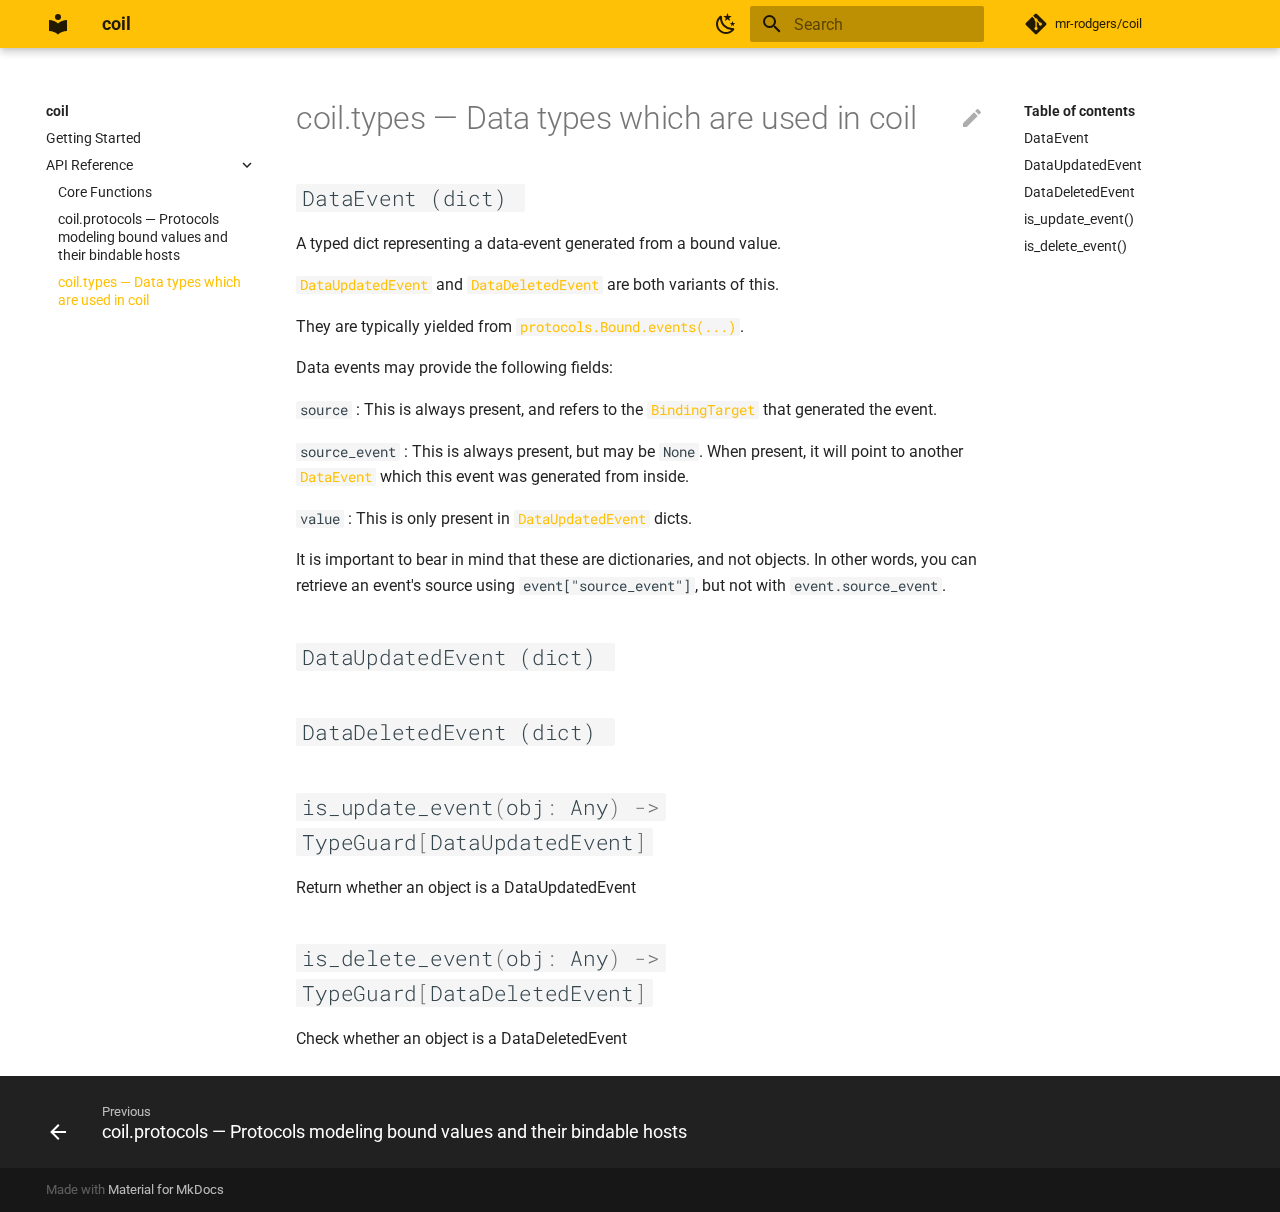
<file: api/types/index.html>
<!doctype html>
<html lang="en" class="no-js">
  <head>
    
      <meta charset="utf-8">
      <meta name="viewport" content="width=device-width,initial-scale=1">
      
      
      
      <link rel="icon" href="../../assets/images/favicon.png">
      <meta name="generator" content="mkdocs-1.2.3, mkdocs-material-8.2.5">
    
    
      
        <title>coil.types — Data types which are used in coil - coil</title>
      
    
    
      <link rel="stylesheet" href="../../assets/stylesheets/main.2d9f7617.min.css">
      
        
        <link rel="stylesheet" href="../../assets/stylesheets/palette.e6a45f82.min.css">
        
      
    
    
    
      
        
        
        <link rel="preconnect" href="https://fonts.gstatic.com" crossorigin>
        <link rel="stylesheet" href="https://fonts.googleapis.com/css?family=Roboto:300,300i,400,400i,700,700i%7CRoboto+Mono:400,400i,700,700i&display=fallback">
        <style>:root{--md-text-font:"Roboto";--md-code-font:"Roboto Mono"}</style>
      
    
    
      <link rel="stylesheet" href="../../assets/_mkdocstrings.css">
    
    <script>__md_scope=new URL("../..",location),__md_get=(e,_=localStorage,t=__md_scope)=>JSON.parse(_.getItem(t.pathname+"."+e)),__md_set=(e,_,t=localStorage,a=__md_scope)=>{try{t.setItem(a.pathname+"."+e,JSON.stringify(_))}catch(e){}}</script>
    
      

    
    
  </head>
  
  
    
    
      
    
    
    
    
    <body dir="ltr" data-md-color-scheme="default" data-md-color-primary="amber" data-md-color-accent="red">
  
    
    
      <script>var palette=__md_get("__palette");if(palette&&"object"==typeof palette.color)for(var key of Object.keys(palette.color))document.body.setAttribute("data-md-color-"+key,palette.color[key])</script>
    
    <input class="md-toggle" data-md-toggle="drawer" type="checkbox" id="__drawer" autocomplete="off">
    <input class="md-toggle" data-md-toggle="search" type="checkbox" id="__search" autocomplete="off">
    <label class="md-overlay" for="__drawer"></label>
    <div data-md-component="skip">
      
        
        <a href="#coiltypes-data-types-which-are-used-in-coil" class="md-skip">
          Skip to content
        </a>
      
    </div>
    <div data-md-component="announce">
      
    </div>
    
    
      

<header class="md-header" data-md-component="header">
  <nav class="md-header__inner md-grid" aria-label="Header">
    <a href="../.." title="coil" class="md-header__button md-logo" aria-label="coil" data-md-component="logo">
      
  
  <svg xmlns="http://www.w3.org/2000/svg" viewBox="0 0 24 24"><path d="M12 8a3 3 0 0 0 3-3 3 3 0 0 0-3-3 3 3 0 0 0-3 3 3 3 0 0 0 3 3m0 3.54C9.64 9.35 6.5 8 3 8v11c3.5 0 6.64 1.35 9 3.54 2.36-2.19 5.5-3.54 9-3.54V8c-3.5 0-6.64 1.35-9 3.54z"/></svg>

    </a>
    <label class="md-header__button md-icon" for="__drawer">
      <svg xmlns="http://www.w3.org/2000/svg" viewBox="0 0 24 24"><path d="M3 6h18v2H3V6m0 5h18v2H3v-2m0 5h18v2H3v-2z"/></svg>
    </label>
    <div class="md-header__title" data-md-component="header-title">
      <div class="md-header__ellipsis">
        <div class="md-header__topic">
          <span class="md-ellipsis">
            coil
          </span>
        </div>
        <div class="md-header__topic" data-md-component="header-topic">
          <span class="md-ellipsis">
            
              coil.types — Data types which are used in coil
            
          </span>
        </div>
      </div>
    </div>
    
      <form class="md-header__option" data-md-component="palette">
        
          
          
          <input class="md-option" data-md-color-media="(prefers-color-scheme: light)" data-md-color-scheme="default" data-md-color-primary="amber" data-md-color-accent="red"  aria-label="Switch to dark mode"  type="radio" name="__palette" id="__palette_1">
          
            <label class="md-header__button md-icon" title="Switch to dark mode" for="__palette_2" hidden>
              <svg xmlns="http://www.w3.org/2000/svg" viewBox="0 0 24 24"><path d="m17.75 4.09-2.53 1.94.91 3.06-2.63-1.81-2.63 1.81.91-3.06-2.53-1.94L12.44 4l1.06-3 1.06 3 3.19.09m3.5 6.91-1.64 1.25.59 1.98-1.7-1.17-1.7 1.17.59-1.98L15.75 11l2.06-.05L18.5 9l.69 1.95 2.06.05m-2.28 4.95c.83-.08 1.72 1.1 1.19 1.85-.32.45-.66.87-1.08 1.27C15.17 23 8.84 23 4.94 19.07c-3.91-3.9-3.91-10.24 0-14.14.4-.4.82-.76 1.27-1.08.75-.53 1.93.36 1.85 1.19-.27 2.86.69 5.83 2.89 8.02a9.96 9.96 0 0 0 8.02 2.89m-1.64 2.02a12.08 12.08 0 0 1-7.8-3.47c-2.17-2.19-3.33-5-3.49-7.82-2.81 3.14-2.7 7.96.31 10.98 3.02 3.01 7.84 3.12 10.98.31z"/></svg>
            </label>
          
        
          
          
          <input class="md-option" data-md-color-media="(prefers-color-scheme: dark)" data-md-color-scheme="slate" data-md-color-primary="amber" data-md-color-accent="red"  aria-label="Switch to light mode"  type="radio" name="__palette" id="__palette_2">
          
            <label class="md-header__button md-icon" title="Switch to light mode" for="__palette_1" hidden>
              <svg xmlns="http://www.w3.org/2000/svg" viewBox="0 0 24 24"><path d="M12 7a5 5 0 0 1 5 5 5 5 0 0 1-5 5 5 5 0 0 1-5-5 5 5 0 0 1 5-5m0 2a3 3 0 0 0-3 3 3 3 0 0 0 3 3 3 3 0 0 0 3-3 3 3 0 0 0-3-3m0-7 2.39 3.42C13.65 5.15 12.84 5 12 5c-.84 0-1.65.15-2.39.42L12 2M3.34 7l4.16-.35A7.2 7.2 0 0 0 5.94 8.5c-.44.74-.69 1.5-.83 2.29L3.34 7m.02 10 1.76-3.77a7.131 7.131 0 0 0 2.38 4.14L3.36 17M20.65 7l-1.77 3.79a7.023 7.023 0 0 0-2.38-4.15l4.15.36m-.01 10-4.14.36c.59-.51 1.12-1.14 1.54-1.86.42-.73.69-1.5.83-2.29L20.64 17M12 22l-2.41-3.44c.74.27 1.55.44 2.41.44.82 0 1.63-.17 2.37-.44L12 22z"/></svg>
            </label>
          
        
      </form>
    
    
    
      <label class="md-header__button md-icon" for="__search">
        <svg xmlns="http://www.w3.org/2000/svg" viewBox="0 0 24 24"><path d="M9.5 3A6.5 6.5 0 0 1 16 9.5c0 1.61-.59 3.09-1.56 4.23l.27.27h.79l5 5-1.5 1.5-5-5v-.79l-.27-.27A6.516 6.516 0 0 1 9.5 16 6.5 6.5 0 0 1 3 9.5 6.5 6.5 0 0 1 9.5 3m0 2C7 5 5 7 5 9.5S7 14 9.5 14 14 12 14 9.5 12 5 9.5 5z"/></svg>
      </label>
      <div class="md-search" data-md-component="search" role="dialog">
  <label class="md-search__overlay" for="__search"></label>
  <div class="md-search__inner" role="search">
    <form class="md-search__form" name="search">
      <input type="text" class="md-search__input" name="query" aria-label="Search" placeholder="Search" autocapitalize="off" autocorrect="off" autocomplete="off" spellcheck="false" data-md-component="search-query" required>
      <label class="md-search__icon md-icon" for="__search">
        <svg xmlns="http://www.w3.org/2000/svg" viewBox="0 0 24 24"><path d="M9.5 3A6.5 6.5 0 0 1 16 9.5c0 1.61-.59 3.09-1.56 4.23l.27.27h.79l5 5-1.5 1.5-5-5v-.79l-.27-.27A6.516 6.516 0 0 1 9.5 16 6.5 6.5 0 0 1 3 9.5 6.5 6.5 0 0 1 9.5 3m0 2C7 5 5 7 5 9.5S7 14 9.5 14 14 12 14 9.5 12 5 9.5 5z"/></svg>
        <svg xmlns="http://www.w3.org/2000/svg" viewBox="0 0 24 24"><path d="M20 11v2H8l5.5 5.5-1.42 1.42L4.16 12l7.92-7.92L13.5 5.5 8 11h12z"/></svg>
      </label>
      <nav class="md-search__options" aria-label="Search">
        
        <button type="reset" class="md-search__icon md-icon" aria-label="Clear" tabindex="-1">
          <svg xmlns="http://www.w3.org/2000/svg" viewBox="0 0 24 24"><path d="M19 6.41 17.59 5 12 10.59 6.41 5 5 6.41 10.59 12 5 17.59 6.41 19 12 13.41 17.59 19 19 17.59 13.41 12 19 6.41z"/></svg>
        </button>
      </nav>
      
    </form>
    <div class="md-search__output">
      <div class="md-search__scrollwrap" data-md-scrollfix>
        <div class="md-search-result" data-md-component="search-result">
          <div class="md-search-result__meta">
            Initializing search
          </div>
          <ol class="md-search-result__list"></ol>
        </div>
      </div>
    </div>
  </div>
</div>
    
    
      <div class="md-header__source">
        <a href="https://github.com/mr-rodgers/coil/" title="Go to repository" class="md-source" data-md-component="source">
  <div class="md-source__icon md-icon">
    
    <svg xmlns="http://www.w3.org/2000/svg" viewBox="0 0 448 512"><!--! Font Awesome Free 6.0.0 by @fontawesome - https://fontawesome.com License - https://fontawesome.com/license/free (Icons: CC BY 4.0, Fonts: SIL OFL 1.1, Code: MIT License) Copyright 2022 Fonticons, Inc.--><path d="M439.55 236.05 244 40.45a28.87 28.87 0 0 0-40.81 0l-40.66 40.63 51.52 51.52c27.06-9.14 52.68 16.77 43.39 43.68l49.66 49.66c34.23-11.8 61.18 31 35.47 56.69-26.49 26.49-70.21-2.87-56-37.34L240.22 199v121.85c25.3 12.54 22.26 41.85 9.08 55a34.34 34.34 0 0 1-48.55 0c-17.57-17.6-11.07-46.91 11.25-56v-123c-20.8-8.51-24.6-30.74-18.64-45L142.57 101 8.45 235.14a28.86 28.86 0 0 0 0 40.81l195.61 195.6a28.86 28.86 0 0 0 40.8 0l194.69-194.69a28.86 28.86 0 0 0 0-40.81z"/></svg>
  </div>
  <div class="md-source__repository">
    mr-rodgers/coil
  </div>
</a>
      </div>
    
  </nav>
  
</header>
    
    <div class="md-container" data-md-component="container">
      
      
        
          
        
      
      <main class="md-main" data-md-component="main">
        <div class="md-main__inner md-grid">
          
            
              
              <div class="md-sidebar md-sidebar--primary" data-md-component="sidebar" data-md-type="navigation" >
                <div class="md-sidebar__scrollwrap">
                  <div class="md-sidebar__inner">
                    


<nav class="md-nav md-nav--primary" aria-label="Navigation" data-md-level="0">
  <label class="md-nav__title" for="__drawer">
    <a href="../.." title="coil" class="md-nav__button md-logo" aria-label="coil" data-md-component="logo">
      
  
  <svg xmlns="http://www.w3.org/2000/svg" viewBox="0 0 24 24"><path d="M12 8a3 3 0 0 0 3-3 3 3 0 0 0-3-3 3 3 0 0 0-3 3 3 3 0 0 0 3 3m0 3.54C9.64 9.35 6.5 8 3 8v11c3.5 0 6.64 1.35 9 3.54 2.36-2.19 5.5-3.54 9-3.54V8c-3.5 0-6.64 1.35-9 3.54z"/></svg>

    </a>
    coil
  </label>
  
    <div class="md-nav__source">
      <a href="https://github.com/mr-rodgers/coil/" title="Go to repository" class="md-source" data-md-component="source">
  <div class="md-source__icon md-icon">
    
    <svg xmlns="http://www.w3.org/2000/svg" viewBox="0 0 448 512"><!--! Font Awesome Free 6.0.0 by @fontawesome - https://fontawesome.com License - https://fontawesome.com/license/free (Icons: CC BY 4.0, Fonts: SIL OFL 1.1, Code: MIT License) Copyright 2022 Fonticons, Inc.--><path d="M439.55 236.05 244 40.45a28.87 28.87 0 0 0-40.81 0l-40.66 40.63 51.52 51.52c27.06-9.14 52.68 16.77 43.39 43.68l49.66 49.66c34.23-11.8 61.18 31 35.47 56.69-26.49 26.49-70.21-2.87-56-37.34L240.22 199v121.85c25.3 12.54 22.26 41.85 9.08 55a34.34 34.34 0 0 1-48.55 0c-17.57-17.6-11.07-46.91 11.25-56v-123c-20.8-8.51-24.6-30.74-18.64-45L142.57 101 8.45 235.14a28.86 28.86 0 0 0 0 40.81l195.61 195.6a28.86 28.86 0 0 0 40.8 0l194.69-194.69a28.86 28.86 0 0 0 0-40.81z"/></svg>
  </div>
  <div class="md-source__repository">
    mr-rodgers/coil
  </div>
</a>
    </div>
  
  <ul class="md-nav__list" data-md-scrollfix>
    
      
      
      

  
  
  
    <li class="md-nav__item">
      <a href="../.." class="md-nav__link">
        Getting Started
      </a>
    </li>
  

    
      
      
      

  
  
    
  
  
    
    <li class="md-nav__item md-nav__item--active md-nav__item--nested">
      
      
        <input class="md-nav__toggle md-toggle" data-md-toggle="__nav_2" type="checkbox" id="__nav_2" checked>
      
      
      
      
        <label class="md-nav__link" for="__nav_2">
          API Reference
          <span class="md-nav__icon md-icon"></span>
        </label>
      
      <nav class="md-nav" aria-label="API Reference" data-md-level="1">
        <label class="md-nav__title" for="__nav_2">
          <span class="md-nav__icon md-icon"></span>
          API Reference
        </label>
        <ul class="md-nav__list" data-md-scrollfix>
          
            
              
  
  
  
    <li class="md-nav__item">
      <a href="../coreref/" class="md-nav__link">
        Core Functions
      </a>
    </li>
  

            
          
            
              
  
  
  
    <li class="md-nav__item">
      <a href="../protocols/" class="md-nav__link">
        coil.protocols — Protocols modeling bound values and their bindable hosts
      </a>
    </li>
  

            
          
            
              
  
  
    
  
  
    <li class="md-nav__item md-nav__item--active">
      
      <input class="md-nav__toggle md-toggle" data-md-toggle="toc" type="checkbox" id="__toc">
      
      
        
      
      
        <label class="md-nav__link md-nav__link--active" for="__toc">
          coil.types — Data types which are used in coil
          <span class="md-nav__icon md-icon"></span>
        </label>
      
      <a href="./" class="md-nav__link md-nav__link--active">
        coil.types — Data types which are used in coil
      </a>
      
        

<nav class="md-nav md-nav--secondary" aria-label="Table of contents">
  
  
  
    
  
  
    <label class="md-nav__title" for="__toc">
      <span class="md-nav__icon md-icon"></span>
      Table of contents
    </label>
    <ul class="md-nav__list" data-md-component="toc" data-md-scrollfix>
      
        <li class="md-nav__item">
  <a href="#coil.types._events.DataEvent" class="md-nav__link">
    DataEvent
  </a>
  
</li>
      
        <li class="md-nav__item">
  <a href="#coil.types._events.DataUpdatedEvent" class="md-nav__link">
    DataUpdatedEvent
  </a>
  
</li>
      
        <li class="md-nav__item">
  <a href="#coil.types._events.DataDeletedEvent" class="md-nav__link">
    DataDeletedEvent
  </a>
  
</li>
      
        <li class="md-nav__item">
  <a href="#coil.types._events.is_update_event" class="md-nav__link">
    is_update_event()
  </a>
  
</li>
      
        <li class="md-nav__item">
  <a href="#coil.types._events.is_delete_event" class="md-nav__link">
    is_delete_event()
  </a>
  
</li>
      
    </ul>
  
</nav>
      
    </li>
  

            
          
        </ul>
      </nav>
    </li>
  

    
  </ul>
</nav>
                  </div>
                </div>
              </div>
            
            
              
              <div class="md-sidebar md-sidebar--secondary" data-md-component="sidebar" data-md-type="toc" >
                <div class="md-sidebar__scrollwrap">
                  <div class="md-sidebar__inner">
                    

<nav class="md-nav md-nav--secondary" aria-label="Table of contents">
  
  
  
    
  
  
    <label class="md-nav__title" for="__toc">
      <span class="md-nav__icon md-icon"></span>
      Table of contents
    </label>
    <ul class="md-nav__list" data-md-component="toc" data-md-scrollfix>
      
        <li class="md-nav__item">
  <a href="#coil.types._events.DataEvent" class="md-nav__link">
    DataEvent
  </a>
  
</li>
      
        <li class="md-nav__item">
  <a href="#coil.types._events.DataUpdatedEvent" class="md-nav__link">
    DataUpdatedEvent
  </a>
  
</li>
      
        <li class="md-nav__item">
  <a href="#coil.types._events.DataDeletedEvent" class="md-nav__link">
    DataDeletedEvent
  </a>
  
</li>
      
        <li class="md-nav__item">
  <a href="#coil.types._events.is_update_event" class="md-nav__link">
    is_update_event()
  </a>
  
</li>
      
        <li class="md-nav__item">
  <a href="#coil.types._events.is_delete_event" class="md-nav__link">
    is_delete_event()
  </a>
  
</li>
      
    </ul>
  
</nav>
                  </div>
                </div>
              </div>
            
          
          <div class="md-content" data-md-component="content">
            <article class="md-content__inner md-typeset">
              
                
<a href="https://github.com/mr-rodgers/coil/edit/master/docs/api/types.md" title="Edit this page" class="md-content__button md-icon">
  <svg xmlns="http://www.w3.org/2000/svg" viewBox="0 0 24 24"><path d="M20.71 7.04c.39-.39.39-1.04 0-1.41l-2.34-2.34c-.37-.39-1.02-.39-1.41 0l-1.84 1.83 3.75 3.75M3 17.25V21h3.75L17.81 9.93l-3.75-3.75L3 17.25z"/></svg>
</a>



<h1 id="coiltypes-data-types-which-are-used-in-coil">coil.types — Data types which are used in coil<a class="headerlink" href="#coiltypes-data-types-which-are-used-in-coil" title="Permanent link">&para;</a></h1>


  <div class="doc doc-object doc-class">



<h2 id="coil.types._events.DataEvent" class="doc doc-heading">
        <code>
DataEvent            (<span title="dict">dict</span>)
        </code>



<a href="#coil.types._events.DataEvent" class="headerlink" title="Permanent link">&para;</a></h2>

    <div class="doc doc-contents first">

      <p>A typed dict representing a data-event generated from a bound value.</p>
<p><a class="autorefs autorefs-internal" href="#coil.types._events.DataUpdatedEvent"><code class="highlight">DataUpdatedEvent</code></a> and
<a class="autorefs autorefs-internal" href="#coil.types._events.DataDeletedEvent"><code class="highlight">DataDeletedEvent</code></a> are
both variants of this.</p>
<p>They are typically yielded from
<a class="autorefs autorefs-internal" href="../protocols/#coil.protocols._bound.Bound.events"><code class="highlight">protocols.Bound.events(...)</code></a>.</p>
<p>Data events may provide the following fields:</p>
<p><code class="highlight">source</code>
:   This is always present, and refers to the
    <a class="autorefs autorefs-internal" href="../protocols/#coil.protocols._bindable.BindingTarget"><code class="highlight">BindingTarget</code></a> that generated
    the event.</p>
<p><code class="highlight">source_event</code>
:   This is always present, but may be <code class="highlight">None</code>. When present,
    it will point to another <a class="autorefs autorefs-internal" href="#coil.types._events.DataEvent"><code class="highlight">DataEvent</code></a>
    which this event was generated from inside.</p>
<p><code class="highlight">value</code>
:   This is only present in
    <a class="autorefs autorefs-internal" href="#coil.types._events.DataUpdatedEvent"><code class="highlight">DataUpdatedEvent</code></a> dicts.</p>
<p>It is important to bear in mind that these are dictionaries, and not
objects. In other words, you can retrieve an event's source using
<code class="highlight">event[&quot;source_event&quot;]</code>, but not with <code class="highlight">event.source_event</code>.</p>



    </div>

  </div>



  <div class="doc doc-object doc-class">



<h2 id="coil.types._events.DataUpdatedEvent" class="doc doc-heading">
        <code>
DataUpdatedEvent            (<span title="dict">dict</span>)
        </code>



<a href="#coil.types._events.DataUpdatedEvent" class="headerlink" title="Permanent link">&para;</a></h2>

    <div class="doc doc-contents first">




    </div>

  </div>



  <div class="doc doc-object doc-class">



<h2 id="coil.types._events.DataDeletedEvent" class="doc doc-heading">
        <code>
DataDeletedEvent            (<span title="dict">dict</span>)
        </code>



<a href="#coil.types._events.DataDeletedEvent" class="headerlink" title="Permanent link">&para;</a></h2>

    <div class="doc doc-contents first">




    </div>

  </div>



  <div class="doc doc-object doc-function">



<h2 id="coil.types._events.is_update_event" class="doc doc-heading">
<code class="highlight language-python"><span class="n">is_update_event</span><span class="p">(</span><span class="n">obj</span><span class="p">:</span> <span class="n">Any</span><span class="p">)</span> <span class="o">-&gt;</span> <span class="n">TypeGuard</span><span class="p">[</span><span class="n">DataUpdatedEvent</span><span class="p">]</span></code>


<a href="#coil.types._events.is_update_event" class="headerlink" title="Permanent link">&para;</a></h2>

    <div class="doc doc-contents first">

      <p>Return whether an object is a DataUpdatedEvent</p>

    </div>

  </div>



  <div class="doc doc-object doc-function">



<h2 id="coil.types._events.is_delete_event" class="doc doc-heading">
<code class="highlight language-python"><span class="n">is_delete_event</span><span class="p">(</span><span class="n">obj</span><span class="p">:</span> <span class="n">Any</span><span class="p">)</span> <span class="o">-&gt;</span> <span class="n">TypeGuard</span><span class="p">[</span><span class="n">DataDeletedEvent</span><span class="p">]</span></code>


<a href="#coil.types._events.is_delete_event" class="headerlink" title="Permanent link">&para;</a></h2>

    <div class="doc doc-contents first">

      <p>Check whether an object is a DataDeletedEvent</p>

    </div>

  </div>

              
            </article>
          </div>
        </div>
        
      </main>
      
        <footer class="md-footer">
  
    <nav class="md-footer__inner md-grid" aria-label="Footer">
      
        
        <a href="../protocols/" class="md-footer__link md-footer__link--prev" aria-label="Previous: coil.protocols — Protocols modeling bound values and their bindable hosts" rel="prev">
          <div class="md-footer__button md-icon">
            <svg xmlns="http://www.w3.org/2000/svg" viewBox="0 0 24 24"><path d="M20 11v2H8l5.5 5.5-1.42 1.42L4.16 12l7.92-7.92L13.5 5.5 8 11h12z"/></svg>
          </div>
          <div class="md-footer__title">
            <div class="md-ellipsis">
              <span class="md-footer__direction">
                Previous
              </span>
              coil.protocols — Protocols modeling bound values and their bindable hosts
            </div>
          </div>
        </a>
      
      
    </nav>
  
  <div class="md-footer-meta md-typeset">
    <div class="md-footer-meta__inner md-grid">
      <div class="md-copyright">
  
  
    Made with
    <a href="https://squidfunk.github.io/mkdocs-material/" target="_blank" rel="noopener">
      Material for MkDocs
    </a>
  
</div>
      
    </div>
  </div>
</footer>
      
    </div>
    <div class="md-dialog" data-md-component="dialog">
      <div class="md-dialog__inner md-typeset"></div>
    </div>
    <script id="__config" type="application/json">{"base": "../..", "features": [], "translations": {"clipboard.copy": "Copy to clipboard", "clipboard.copied": "Copied to clipboard", "search.config.lang": "en", "search.config.pipeline": "trimmer, stopWordFilter", "search.config.separator": "[\\s\\-]+", "search.placeholder": "Search", "search.result.placeholder": "Type to start searching", "search.result.none": "No matching documents", "search.result.one": "1 matching document", "search.result.other": "# matching documents", "search.result.more.one": "1 more on this page", "search.result.more.other": "# more on this page", "search.result.term.missing": "Missing", "select.version.title": "Select version"}, "search": "../../assets/javascripts/workers/search.bd0b6b67.min.js"}</script>
    
    
      <script src="../../assets/javascripts/bundle.467223ff.min.js"></script>
      
    
  </body>
</html>
</file>
<file: assets/_mkdocstrings.css>
/* Don't capitalize names. */
h5.doc-heading {
  text-transform: none !important;
}

/* Avoid breaking parameters name, etc. in table cells. */
.doc-contents td code {
  word-break: normal !important;
}

/* For pieces of Markdown rendered in table cells. */
.doc-contents td p {
  margin-top: 0 !important;
  margin-bottom: 0 !important;
}
</file>
<file: assets/stylesheets/main.2d9f7617.min.css>
@charset "UTF-8";html{-webkit-text-size-adjust:none;-moz-text-size-adjust:none;-ms-text-size-adjust:none;text-size-adjust:none;box-sizing:border-box}*,:after,:before{box-sizing:inherit}@media (prefers-reduced-motion){*,:after,:before{transition:none!important}}body{margin:0}a,button,input,label{-webkit-tap-highlight-color:transparent}a{color:inherit;text-decoration:none}hr{border:0;box-sizing:content-box;display:block;height:.05rem;overflow:visible;padding:0}small{font-size:80%}sub,sup{line-height:1em}img{border-style:none}table{border-collapse:separate;border-spacing:0}td,th{font-weight:400;vertical-align:top}button{background:transparent;border:0;font-family:inherit;font-size:inherit;margin:0;padding:0}input{border:0;outline:none}:root{--md-default-fg-color:rgba(0,0,0,.87);--md-default-fg-color--light:rgba(0,0,0,.54);--md-default-fg-color--lighter:rgba(0,0,0,.32);--md-default-fg-color--lightest:rgba(0,0,0,.07);--md-default-bg-color:#fff;--md-default-bg-color--light:hsla(0,0%,100%,.7);--md-default-bg-color--lighter:hsla(0,0%,100%,.3);--md-default-bg-color--lightest:hsla(0,0%,100%,.12);--md-primary-fg-color:#4051b5;--md-primary-fg-color--light:#5d6cc0;--md-primary-fg-color--dark:#303fa1;--md-primary-bg-color:#fff;--md-primary-bg-color--light:hsla(0,0%,100%,.7);--md-accent-fg-color:#526cfe;--md-accent-fg-color--transparent:rgba(82,108,254,.1);--md-accent-bg-color:#fff;--md-accent-bg-color--light:hsla(0,0%,100%,.7);--md-shadow-z1:0 0.2rem 0.5rem rgba(0,0,0,.05),0 0 0.05rem rgba(0,0,0,.1);--md-shadow-z2:0 0.2rem 0.5rem rgba(0,0,0,.1),0 0 0.05rem rgba(0,0,0,.25);--md-shadow-z3:0 0.2rem 0.5rem rgba(0,0,0,.2),0 0 0.05rem rgba(0,0,0,.35)}:root>*{--md-code-fg-color:#36464e;--md-code-bg-color:#f5f5f5;--md-code-hl-color:rgba(255,255,0,.5);--md-code-hl-number-color:#d52a2a;--md-code-hl-special-color:#db1457;--md-code-hl-function-color:#a846b9;--md-code-hl-constant-color:#6e59d9;--md-code-hl-keyword-color:#3f6ec6;--md-code-hl-string-color:#1c7d4d;--md-code-hl-name-color:var(--md-code-fg-color);--md-code-hl-operator-color:var(--md-default-fg-color--light);--md-code-hl-punctuation-color:var(--md-default-fg-color--light);--md-code-hl-comment-color:var(--md-default-fg-color--light);--md-code-hl-generic-color:var(--md-default-fg-color--light);--md-code-hl-variable-color:var(--md-default-fg-color--light);--md-typeset-color:var(--md-default-fg-color);--md-typeset-a-color:var(--md-primary-fg-color);--md-typeset-mark-color:rgba(255,255,0,.5);--md-typeset-del-color:rgba(245,80,61,.15);--md-typeset-ins-color:rgba(11,213,112,.15);--md-typeset-kbd-color:#fafafa;--md-typeset-kbd-accent-color:#fff;--md-typeset-kbd-border-color:#b8b8b8;--md-typeset-table-color:rgba(0,0,0,.12);--md-admonition-fg-color:var(--md-default-fg-color);--md-admonition-bg-color:var(--md-default-bg-color);--md-footer-fg-color:#fff;--md-footer-fg-color--light:hsla(0,0%,100%,.7);--md-footer-fg-color--lighter:hsla(0,0%,100%,.3);--md-footer-bg-color:rgba(0,0,0,.87);--md-footer-bg-color--dark:rgba(0,0,0,.32)}.md-icon svg{fill:currentcolor;display:block;height:1.2rem;width:1.2rem}body{-webkit-font-smoothing:antialiased;-moz-osx-font-smoothing:grayscale;--md-text-font-family:var(--md-text-font,_),-apple-system,BlinkMacSystemFont,Helvetica,Arial,sans-serif;--md-code-font-family:var(--md-code-font,_),SFMono-Regular,Consolas,Menlo,monospace}body,input{font-feature-settings:"kern","liga";font-family:var(--md-text-font-family)}body,code,input,kbd,pre{color:var(--md-typeset-color)}code,kbd,pre{font-feature-settings:"kern";font-family:var(--md-code-font-family)}:root{--md-typeset-table-sort-icon:url('data:image/svg+xml;charset=utf-8,<svg xmlns="http://www.w3.org/2000/svg" viewBox="0 0 24 24"><path d="m18 21-4-4h3V7h-3l4-4 4 4h-3v10h3M2 19v-2h10v2M2 13v-2h7v2M2 7V5h4v2H2z"/></svg>');--md-typeset-table-sort-icon--asc:url('data:image/svg+xml;charset=utf-8,<svg xmlns="http://www.w3.org/2000/svg" viewBox="0 0 24 24"><path d="M19 17h3l-4 4-4-4h3V3h2M2 17h10v2H2M6 5v2H2V5m0 6h7v2H2v-2z"/></svg>');--md-typeset-table-sort-icon--desc:url('data:image/svg+xml;charset=utf-8,<svg xmlns="http://www.w3.org/2000/svg" viewBox="0 0 24 24"><path d="M19 7h3l-4-4-4 4h3v14h2M2 17h10v2H2M6 5v2H2V5m0 6h7v2H2v-2z"/></svg>')}.md-typeset{-webkit-print-color-adjust:exact;color-adjust:exact;font-size:.8rem;line-height:1.6}@media print{.md-typeset{font-size:.68rem}}.md-typeset blockquote,.md-typeset dl,.md-typeset figure,.md-typeset ol,.md-typeset pre,.md-typeset ul{margin-bottom:1em;margin-top:1em}.md-typeset h1{color:var(--md-default-fg-color--light);font-size:2em;line-height:1.3;margin:0 0 1.25em}.md-typeset h1,.md-typeset h2{font-weight:300;letter-spacing:-.01em}.md-typeset h2{font-size:1.5625em;line-height:1.4;margin:1.6em 0 .64em}.md-typeset h3{font-size:1.25em;font-weight:400;letter-spacing:-.01em;line-height:1.5;margin:1.6em 0 .8em}.md-typeset h2+h3{margin-top:.8em}.md-typeset h4{font-weight:700;letter-spacing:-.01em;margin:1em 0}.md-typeset h5,.md-typeset h6{color:var(--md-default-fg-color--light);font-size:.8em;font-weight:700;letter-spacing:-.01em;margin:1.25em 0}.md-typeset h5{text-transform:uppercase}.md-typeset hr{border-bottom:.05rem solid var(--md-default-fg-color--lightest);display:flow-root;margin:1.5em 0}.md-typeset a{color:var(--md-typeset-a-color);word-break:break-word}.md-typeset a,.md-typeset a:before{transition:color 125ms}.md-typeset a:focus,.md-typeset a:hover{color:var(--md-accent-fg-color)}.md-typeset a.focus-visible{outline-color:var(--md-accent-fg-color);outline-offset:.2rem}.md-typeset code,.md-typeset kbd,.md-typeset pre{color:var(--md-code-fg-color);direction:ltr}@media print{.md-typeset code,.md-typeset kbd,.md-typeset pre{white-space:pre-wrap}}.md-typeset code{background-color:var(--md-code-bg-color);border-radius:.1rem;-webkit-box-decoration-break:clone;box-decoration-break:clone;font-size:.85em;padding:0 .2941176471em;word-break:break-word}.md-typeset code:not(.focus-visible){-webkit-tap-highlight-color:transparent;outline:none}.md-typeset a code{color:currentcolor}.md-typeset pre{display:flow-root;line-height:1.4;position:relative}.md-typeset pre>code{-webkit-box-decoration-break:slice;box-decoration-break:slice;box-shadow:none;display:block;margin:0;outline-color:var(--md-accent-fg-color);overflow:auto;padding:.7720588235em 1.1764705882em;scrollbar-color:var(--md-default-fg-color--lighter) transparent;scrollbar-width:thin;touch-action:auto;word-break:normal}.md-typeset pre>code:hover{scrollbar-color:var(--md-accent-fg-color) transparent}.md-typeset pre>code::-webkit-scrollbar{height:.2rem;width:.2rem}.md-typeset pre>code::-webkit-scrollbar-thumb{background-color:var(--md-default-fg-color--lighter)}.md-typeset pre>code::-webkit-scrollbar-thumb:hover{background-color:var(--md-accent-fg-color)}.md-typeset kbd{background-color:var(--md-typeset-kbd-color);border-radius:.1rem;box-shadow:0 .1rem 0 .05rem var(--md-typeset-kbd-border-color),0 .1rem 0 var(--md-typeset-kbd-border-color),0 -.1rem .2rem var(--md-typeset-kbd-accent-color) inset;color:var(--md-default-fg-color);display:inline-block;font-size:.75em;padding:0 .6666666667em;vertical-align:text-top;word-break:break-word}.md-typeset mark{background-color:var(--md-typeset-mark-color);-webkit-box-decoration-break:clone;box-decoration-break:clone;color:inherit;word-break:break-word}.md-typeset abbr{border-bottom:.05rem dotted var(--md-default-fg-color--light);cursor:help;text-decoration:none}@media (hover:none){.md-typeset abbr{position:relative}.md-typeset abbr[title]:-webkit-any(:focus,:hover):after{background-color:var(--md-default-fg-color);border-radius:.1rem;box-shadow:var(--md-shadow-z3);color:var(--md-default-bg-color);content:attr(title);display:inline-block;font-size:.7rem;margin-top:2em;max-width:80%;min-width:-webkit-max-content;min-width:max-content;padding:.2rem .3rem;position:absolute;width:auto}.md-typeset abbr[title]:-moz-any(:focus,:hover):after{background-color:var(--md-default-fg-color);border-radius:.1rem;box-shadow:var(--md-shadow-z3);color:var(--md-default-bg-color);content:attr(title);display:inline-block;font-size:.7rem;margin-top:2em;max-width:80%;min-width:-moz-max-content;min-width:max-content;padding:.2rem .3rem;position:absolute;width:auto}[dir=ltr] .md-typeset abbr[title]:-webkit-any(:focus,:hover):after{left:0}[dir=ltr] .md-typeset abbr[title]:-moz-any(:focus,:hover):after{left:0}[dir=ltr] .md-typeset abbr[title]:is(:focus,:hover):after{left:0}[dir=rtl] .md-typeset abbr[title]:-webkit-any(:focus,:hover):after{right:0}[dir=rtl] .md-typeset abbr[title]:-moz-any(:focus,:hover):after{right:0}[dir=rtl] .md-typeset abbr[title]:is(:focus,:hover):after{right:0}.md-typeset abbr[title]:is(:focus,:hover):after{background-color:var(--md-default-fg-color);border-radius:.1rem;box-shadow:var(--md-shadow-z3);color:var(--md-default-bg-color);content:attr(title);display:inline-block;font-size:.7rem;margin-top:2em;max-width:80%;min-width:-webkit-max-content;min-width:-moz-max-content;min-width:max-content;padding:.2rem .3rem;position:absolute;width:auto}}.md-typeset small{opacity:.75}[dir=ltr] .md-typeset sub,[dir=ltr] .md-typeset sup{margin-left:.078125em}[dir=rtl] .md-typeset sub,[dir=rtl] .md-typeset sup{margin-right:.078125em}[dir=ltr] .md-typeset blockquote{padding-left:.6rem}[dir=rtl] .md-typeset blockquote{padding-right:.6rem}[dir=ltr] .md-typeset blockquote{border-left:.2rem solid var(--md-default-fg-color--lighter)}[dir=rtl] .md-typeset blockquote{border-right:.2rem solid var(--md-default-fg-color--lighter)}.md-typeset blockquote{color:var(--md-default-fg-color--light);margin-left:0;margin-right:0}.md-typeset ul{list-style-type:disc}[dir=ltr] .md-typeset ol,[dir=ltr] .md-typeset ul{margin-left:.625em}[dir=rtl] .md-typeset ol,[dir=rtl] .md-typeset ul{margin-right:.625em}.md-typeset ol,.md-typeset ul{padding:0}.md-typeset ol:not([hidden]),.md-typeset ul:not([hidden]){display:flow-root}.md-typeset ol ol,.md-typeset ul ol{list-style-type:lower-alpha}.md-typeset ol ol ol,.md-typeset ul ol ol{list-style-type:lower-roman}[dir=ltr] .md-typeset ol li,[dir=ltr] .md-typeset ul li{margin-left:1.25em}[dir=rtl] .md-typeset ol li,[dir=rtl] .md-typeset ul li{margin-right:1.25em}.md-typeset ol li,.md-typeset ul li{margin-bottom:.5em}.md-typeset ol li blockquote,.md-typeset ol li p,.md-typeset ul li blockquote,.md-typeset ul li p{margin:.5em 0}.md-typeset ol li:last-child,.md-typeset ul li:last-child{margin-bottom:0}.md-typeset ol li :-webkit-any(ul,ol),.md-typeset ul li :-webkit-any(ul,ol){margin-bottom:.5em;margin-top:.5em}.md-typeset ol li :-moz-any(ul,ol),.md-typeset ul li :-moz-any(ul,ol){margin-bottom:.5em;margin-top:.5em}[dir=ltr] .md-typeset ol li :-webkit-any(ul,ol),[dir=ltr] .md-typeset ul li :-webkit-any(ul,ol){margin-left:.625em}[dir=ltr] .md-typeset ol li :-moz-any(ul,ol),[dir=ltr] .md-typeset ul li :-moz-any(ul,ol){margin-left:.625em}[dir=ltr] .md-typeset ol li :is(ul,ol),[dir=ltr] .md-typeset ul li :is(ul,ol){margin-left:.625em}[dir=rtl] .md-typeset ol li :-webkit-any(ul,ol),[dir=rtl] .md-typeset ul li :-webkit-any(ul,ol){margin-right:.625em}[dir=rtl] .md-typeset ol li :-moz-any(ul,ol),[dir=rtl] .md-typeset ul li :-moz-any(ul,ol){margin-right:.625em}[dir=rtl] .md-typeset ol li :is(ul,ol),[dir=rtl] .md-typeset ul li :is(ul,ol){margin-right:.625em}.md-typeset ol li :is(ul,ol),.md-typeset ul li :is(ul,ol){margin-bottom:.5em;margin-top:.5em}[dir=ltr] .md-typeset dd{margin-left:1.875em}[dir=rtl] .md-typeset dd{margin-right:1.875em}.md-typeset dd{margin-bottom:1.5em;margin-top:1em}.md-typeset img,.md-typeset svg{height:auto;max-width:100%}.md-typeset img[align=left],.md-typeset svg[align=left]{margin:1em 1em 1em 0}.md-typeset img[align=right],.md-typeset svg[align=right]{margin:1em 0 1em 1em}.md-typeset img[align]:only-child,.md-typeset svg[align]:only-child{margin-top:0}.md-typeset img[src$="#only-dark"]{display:none}.md-typeset figure{display:flow-root;margin:1em auto;max-width:100%;text-align:center;width:-webkit-fit-content;width:-moz-fit-content;width:fit-content}.md-typeset figure img{display:block}.md-typeset figcaption{font-style:italic;margin:1em auto;max-width:24rem}.md-typeset iframe{max-width:100%}.md-typeset table:not([class]){background-color:var(--md-default-bg-color);border:.05rem solid var(--md-typeset-table-color);border-radius:.1rem;display:inline-block;font-size:.64rem;max-width:100%;overflow:auto;touch-action:auto}@media print{.md-typeset table:not([class]){display:table}}.md-typeset table:not([class])+*{margin-top:1.5em}.md-typeset table:not([class]) :-webkit-any(th,td)>:first-child{margin-top:0}.md-typeset table:not([class]) :-moz-any(th,td)>:first-child{margin-top:0}.md-typeset table:not([class]) :is(th,td)>:first-child{margin-top:0}.md-typeset table:not([class]) :-webkit-any(th,td)>:last-child{margin-bottom:0}.md-typeset table:not([class]) :-moz-any(th,td)>:last-child{margin-bottom:0}.md-typeset table:not([class]) :is(th,td)>:last-child{margin-bottom:0}.md-typeset table:not([class]) :-webkit-any(th,td):not([align]){text-align:left}.md-typeset table:not([class]) :-moz-any(th,td):not([align]){text-align:left}.md-typeset table:not([class]) :is(th,td):not([align]){text-align:left}[dir=rtl] .md-typeset table:not([class]) :-webkit-any(th,td):not([align]){text-align:right}[dir=rtl] .md-typeset table:not([class]) :-moz-any(th,td):not([align]){text-align:right}[dir=rtl] .md-typeset table:not([class]) :is(th,td):not([align]){text-align:right}.md-typeset table:not([class]) th{font-weight:700;min-width:5rem;padding:.9375em 1.25em;vertical-align:top}.md-typeset table:not([class]) th a{color:inherit}.md-typeset table:not([class]) td{border-top:.05rem solid var(--md-typeset-table-color);padding:.9375em 1.25em;vertical-align:top}.md-typeset table:not([class]) tbody tr{transition:background-color 125ms}.md-typeset table:not([class]) tbody tr:hover{background-color:rgba(0,0,0,.035);box-shadow:0 .05rem 0 var(--md-default-bg-color) inset}.md-typeset table:not([class]) a{word-break:normal}.md-typeset table th[role=columnheader]{cursor:pointer}[dir=ltr] .md-typeset table th[role=columnheader]:after{margin-left:.5em}[dir=rtl] .md-typeset table th[role=columnheader]:after{margin-right:.5em}.md-typeset table th[role=columnheader]:after{content:"";display:inline-block;height:1.2em;-webkit-mask-image:var(--md-typeset-table-sort-icon);mask-image:var(--md-typeset-table-sort-icon);-webkit-mask-repeat:no-repeat;mask-repeat:no-repeat;-webkit-mask-size:contain;mask-size:contain;transition:background-color 125ms;vertical-align:text-bottom;width:1.2em}.md-typeset table th[role=columnheader]:hover:after{background-color:var(--md-default-fg-color--lighter)}.md-typeset table th[role=columnheader][aria-sort=ascending]:after{background-color:var(--md-default-fg-color--light);-webkit-mask-image:var(--md-typeset-table-sort-icon--asc);mask-image:var(--md-typeset-table-sort-icon--asc)}.md-typeset table th[role=columnheader][aria-sort=descending]:after{background-color:var(--md-default-fg-color--light);-webkit-mask-image:var(--md-typeset-table-sort-icon--desc);mask-image:var(--md-typeset-table-sort-icon--desc)}.md-typeset__scrollwrap{margin:1em -.8rem;overflow-x:auto;touch-action:auto}.md-typeset__table{display:inline-block;margin-bottom:.5em;padding:0 .8rem}@media print{.md-typeset__table{display:block}}html .md-typeset__table table{display:table;margin:0;overflow:hidden;width:100%}@media screen and (max-width:44.9375em){.md-content__inner>pre{margin:1em -.8rem}.md-content__inner>pre code{border-radius:0}}.md-banner{background-color:var(--md-footer-bg-color);color:var(--md-footer-fg-color);overflow:auto}@media print{.md-banner{display:none}}.md-banner--warning{background:var(--md-typeset-mark-color);color:var(--md-default-fg-color)}.md-banner__inner{font-size:.7rem;margin:.6rem auto;padding:0 .8rem}html{font-size:125%;height:100%;overflow-x:hidden}@media screen and (min-width:100em){html{font-size:137.5%}}@media screen and (min-width:125em){html{font-size:150%}}body{background-color:var(--md-default-bg-color);display:flex;flex-direction:column;font-size:.5rem;min-height:100%;position:relative;width:100%}@media print{body{display:block}}@media screen and (max-width:59.9375em){body[data-md-state=lock]{position:fixed}}.md-grid{margin-left:auto;margin-right:auto;max-width:61rem}.md-container{display:flex;flex-direction:column;flex-grow:1}@media print{.md-container{display:block}}.md-main{flex-grow:1}.md-main__inner{display:flex;height:100%;margin-top:1.5rem}.md-ellipsis{overflow:hidden;text-overflow:ellipsis;white-space:nowrap}.md-toggle{display:none}.md-option{height:0;opacity:0;position:absolute;width:0}.md-option:checked+label:not([hidden]){display:block}.md-option.focus-visible+label{outline-color:var(--md-accent-fg-color);outline-style:auto}.md-skip{background-color:var(--md-default-fg-color);border-radius:.1rem;color:var(--md-default-bg-color);font-size:.64rem;margin:.5rem;opacity:0;outline-color:var(--md-accent-fg-color);padding:.3rem .5rem;position:fixed;transform:translateY(.4rem);z-index:-1}.md-skip:focus{opacity:1;transform:translateY(0);transition:transform .25s cubic-bezier(.4,0,.2,1),opacity 175ms 75ms;z-index:10}@page{margin:25mm}:root{--md-clipboard-icon:url('data:image/svg+xml;charset=utf-8,<svg xmlns="http://www.w3.org/2000/svg" viewBox="0 0 24 24"><path d="M19 21H8V7h11m0-2H8a2 2 0 0 0-2 2v14a2 2 0 0 0 2 2h11a2 2 0 0 0 2-2V7a2 2 0 0 0-2-2m-3-4H4a2 2 0 0 0-2 2v14h2V3h12V1z"/></svg>')}.md-clipboard{border-radius:.1rem;color:var(--md-default-fg-color--lightest);cursor:pointer;height:1.5em;outline-color:var(--md-accent-fg-color);outline-offset:.1rem;position:absolute;right:.5em;top:.5em;transition:color .25s;width:1.5em;z-index:1}@media print{.md-clipboard{display:none}}.md-clipboard:not(.focus-visible){-webkit-tap-highlight-color:transparent;outline:none}:hover>.md-clipboard{color:var(--md-default-fg-color--light)}.md-clipboard:-webkit-any(:focus,:hover){color:var(--md-accent-fg-color)}.md-clipboard:-moz-any(:focus,:hover){color:var(--md-accent-fg-color)}.md-clipboard:is(:focus,:hover){color:var(--md-accent-fg-color)}.md-clipboard:after{background-color:currentcolor;content:"";display:block;height:1.125em;margin:0 auto;-webkit-mask-image:var(--md-clipboard-icon);mask-image:var(--md-clipboard-icon);-webkit-mask-repeat:no-repeat;mask-repeat:no-repeat;-webkit-mask-size:contain;mask-size:contain;width:1.125em}.md-clipboard--inline{cursor:pointer}.md-clipboard--inline code{transition:color .25s,background-color .25s}.md-clipboard--inline:-webkit-any(:focus,:hover) code{background-color:var(--md-accent-fg-color--transparent);color:var(--md-accent-fg-color)}.md-clipboard--inline:-moz-any(:focus,:hover) code{background-color:var(--md-accent-fg-color--transparent);color:var(--md-accent-fg-color)}.md-clipboard--inline:is(:focus,:hover) code{background-color:var(--md-accent-fg-color--transparent);color:var(--md-accent-fg-color)}.md-content{flex-grow:1;min-width:0}.md-content__inner{margin:0 .8rem 1.2rem;padding-top:.6rem}@media screen and (min-width:76.25em){[dir=ltr] .md-sidebar--primary:not([hidden])~.md-content>.md-content__inner{margin-left:1.2rem}[dir=rtl] .md-sidebar--primary:not([hidden])~.md-content>.md-content__inner{margin-right:1.2rem}[dir=ltr] .md-sidebar--secondary:not([hidden])~.md-content>.md-content__inner{margin-right:1.2rem}[dir=rtl] .md-sidebar--secondary:not([hidden])~.md-content>.md-content__inner{margin-left:1.2rem}}.md-content__inner:before{content:"";display:block;height:.4rem}.md-content__inner>:last-child{margin-bottom:0}[dir=ltr] .md-content__button{margin-left:.4rem}[dir=rtl] .md-content__button{margin-right:.4rem}.md-content__button{float:right;margin:.4rem 0;padding:0}@media print{.md-content__button{display:none}}[dir=rtl] .md-content__button{float:left}.md-typeset .md-content__button{color:var(--md-default-fg-color--lighter)}.md-content__button svg{display:inline;vertical-align:top}[dir=rtl] .md-content__button svg{transform:scaleX(-1)}[dir=ltr] .md-dialog{right:.8rem}[dir=rtl] .md-dialog{left:.8rem}.md-dialog{background-color:var(--md-default-fg-color);border-radius:.1rem;bottom:.8rem;box-shadow:var(--md-shadow-z3);min-width:11.1rem;opacity:0;padding:.4rem .6rem;pointer-events:none;position:fixed;transform:translateY(100%);transition:transform 0ms .4s,opacity .4s;z-index:4}@media print{.md-dialog{display:none}}.md-dialog[data-md-state=open]{opacity:1;pointer-events:auto;transform:translateY(0);transition:transform .4s cubic-bezier(.075,.85,.175,1),opacity .4s}.md-dialog__inner{color:var(--md-default-bg-color);font-size:.7rem}.md-footer{background-color:var(--md-footer-bg-color);color:var(--md-footer-fg-color)}@media print{.md-footer{display:none}}.md-footer__inner{display:flex;justify-content:space-between;overflow:auto;padding:.2rem}.md-footer__link{display:flex;flex-grow:0.01;outline-color:var(--md-accent-fg-color);overflow:hidden;padding-bottom:.4rem;padding-top:1.4rem;transition:opacity .25s}.md-footer__link:-webkit-any(:focus,:hover){opacity:.7}.md-footer__link:-moz-any(:focus,:hover){opacity:.7}.md-footer__link:is(:focus,:hover){opacity:.7}[dir=rtl] .md-footer__link svg{transform:scaleX(-1)}@media screen and (max-width:44.9375em){.md-footer__link--prev .md-footer__title{display:none}}[dir=ltr] .md-footer__link--next{margin-left:auto}[dir=rtl] .md-footer__link--next{margin-right:auto}.md-footer__link--next{text-align:right}[dir=rtl] .md-footer__link--next{text-align:left}.md-footer__title{flex-grow:1;font-size:.9rem;line-height:2.4rem;max-width:calc(100% - 2.4rem);padding:0 1rem;position:relative}.md-footer__button{margin:.2rem;padding:.4rem}.md-footer__direction{font-size:.64rem;left:0;margin-top:-1rem;opacity:.7;padding:0 1rem;position:absolute;right:0}.md-footer-meta{background-color:var(--md-footer-bg-color--dark)}.md-footer-meta__inner{display:flex;flex-wrap:wrap;justify-content:space-between;padding:.2rem}html .md-footer-meta.md-typeset a{color:var(--md-footer-fg-color--light)}html .md-footer-meta.md-typeset a:-webkit-any(:focus,:hover){color:var(--md-footer-fg-color)}html .md-footer-meta.md-typeset a:-moz-any(:focus,:hover){color:var(--md-footer-fg-color)}html .md-footer-meta.md-typeset a:is(:focus,:hover){color:var(--md-footer-fg-color)}.md-copyright{color:var(--md-footer-fg-color--lighter);font-size:.64rem;margin:auto .6rem;padding:.4rem 0;width:100%}@media screen and (min-width:45em){.md-copyright{width:auto}}.md-copyright__highlight{color:var(--md-footer-fg-color--light)}.md-social{margin:0 .4rem;padding:.2rem 0 .6rem}@media screen and (min-width:45em){.md-social{padding:.6rem 0}}.md-social__link{display:inline-block;height:1.6rem;text-align:center;width:1.6rem}.md-social__link:before{line-height:1.9}.md-social__link svg{fill:currentcolor;max-height:.8rem;vertical-align:-25%}.md-typeset .md-button{border:.1rem solid;border-radius:.1rem;color:var(--md-primary-fg-color);cursor:pointer;display:inline-block;font-weight:700;padding:.625em 2em;transition:color 125ms,background-color 125ms,border-color 125ms}.md-typeset .md-button--primary{background-color:var(--md-primary-fg-color);border-color:var(--md-primary-fg-color);color:var(--md-primary-bg-color)}.md-typeset .md-button:-webkit-any(:focus,:hover){background-color:var(--md-accent-fg-color);border-color:var(--md-accent-fg-color);color:var(--md-accent-bg-color)}.md-typeset .md-button:-moz-any(:focus,:hover){background-color:var(--md-accent-fg-color);border-color:var(--md-accent-fg-color);color:var(--md-accent-bg-color)}.md-typeset .md-button:is(:focus,:hover){background-color:var(--md-accent-fg-color);border-color:var(--md-accent-fg-color);color:var(--md-accent-bg-color)}[dir=ltr] .md-typeset .md-input{border-top-left-radius:.1rem}[dir=rtl] .md-typeset .md-input{border-top-right-radius:.1rem}[dir=ltr] .md-typeset .md-input{border-top-right-radius:.1rem}[dir=rtl] .md-typeset .md-input{border-top-left-radius:.1rem}.md-typeset .md-input{border-bottom:.1rem solid var(--md-default-fg-color--lighter);box-shadow:var(--md-shadow-z1);font-size:.8rem;height:1.8rem;padding:0 .6rem;transition:border .25s,box-shadow .25s}.md-typeset .md-input:-webkit-any(:focus,:hover){border-bottom-color:var(--md-accent-fg-color);box-shadow:var(--md-shadow-z2)}.md-typeset .md-input:-moz-any(:focus,:hover){border-bottom-color:var(--md-accent-fg-color);box-shadow:var(--md-shadow-z2)}.md-typeset .md-input:is(:focus,:hover){border-bottom-color:var(--md-accent-fg-color);box-shadow:var(--md-shadow-z2)}.md-typeset .md-input--stretch{width:100%}.md-header{background-color:var(--md-primary-fg-color);box-shadow:0 0 .2rem transparent,0 .2rem .4rem transparent;color:var(--md-primary-bg-color);left:0;position:-webkit-sticky;position:sticky;right:0;top:0;z-index:4}@media print{.md-header{display:none}}.md-header[data-md-state=shadow]{box-shadow:0 0 .2rem rgba(0,0,0,.1),0 .2rem .4rem rgba(0,0,0,.2);transition:transform .25s cubic-bezier(.1,.7,.1,1),box-shadow .25s}.md-header[data-md-state=hidden]{transform:translateY(-100%);transition:transform .25s cubic-bezier(.8,0,.6,1),box-shadow .25s}.md-header__inner{align-items:center;display:flex;padding:0 .2rem}.md-header__button{color:currentcolor;cursor:pointer;margin:.2rem;outline-color:var(--md-accent-fg-color);padding:.4rem;position:relative;transition:opacity .25s;vertical-align:middle;z-index:1}.md-header__button:hover{opacity:.7}.md-header__button:not([hidden]){display:inline-block}.md-header__button:not(.focus-visible){-webkit-tap-highlight-color:transparent;outline:none}.md-header__button.md-logo{margin:.2rem;padding:.4rem}@media screen and (max-width:76.1875em){.md-header__button.md-logo{display:none}}.md-header__button.md-logo :-webkit-any(img,svg){fill:currentcolor;display:block;height:1.2rem;width:auto}.md-header__button.md-logo :-moz-any(img,svg){fill:currentcolor;display:block;height:1.2rem;width:auto}.md-header__button.md-logo :is(img,svg){fill:currentcolor;display:block;height:1.2rem;width:auto}@media screen and (min-width:60em){.md-header__button[for=__search]{display:none}}.no-js .md-header__button[for=__search]{display:none}[dir=rtl] .md-header__button[for=__search] svg{transform:scaleX(-1)}@media screen and (min-width:76.25em){.md-header__button[for=__drawer]{display:none}}.md-header__topic{display:flex;max-width:100%;position:absolute;transition:transform .4s cubic-bezier(.1,.7,.1,1),opacity .15s}.md-header__topic+.md-header__topic{opacity:0;pointer-events:none;transform:translateX(1.25rem);transition:transform .4s cubic-bezier(1,.7,.1,.1),opacity .15s;z-index:-1}[dir=rtl] .md-header__topic+.md-header__topic{transform:translateX(-1.25rem)}.md-header__topic:first-child{font-weight:700}[dir=ltr] .md-header__title{margin-right:.4rem}[dir=rtl] .md-header__title{margin-left:.4rem}[dir=ltr] .md-header__title{margin-left:1rem}[dir=rtl] .md-header__title{margin-right:1rem}.md-header__title{flex-grow:1;font-size:.9rem;height:2.4rem;line-height:2.4rem}.md-header__title[data-md-state=active] .md-header__topic{opacity:0;pointer-events:none;transform:translateX(-1.25rem);transition:transform .4s cubic-bezier(1,.7,.1,.1),opacity .15s;z-index:-1}[dir=rtl] .md-header__title[data-md-state=active] .md-header__topic{transform:translateX(1.25rem)}.md-header__title[data-md-state=active] .md-header__topic+.md-header__topic{opacity:1;pointer-events:auto;transform:translateX(0);transition:transform .4s cubic-bezier(.1,.7,.1,1),opacity .15s;z-index:0}.md-header__title>.md-header__ellipsis{height:100%;position:relative;width:100%}.md-header__option{display:flex;flex-shrink:0;max-width:100%;transition:max-width 0ms .25s,opacity .25s .25s;white-space:nowrap}[data-md-toggle=search]:checked~.md-header .md-header__option{max-width:0;opacity:0;transition:max-width 0ms,opacity 0ms}.md-header__source{display:none}@media screen and (min-width:60em){[dir=ltr] .md-header__source{margin-left:1rem}[dir=rtl] .md-header__source{margin-right:1rem}.md-header__source{display:block;max-width:11.7rem;width:11.7rem}}@media screen and (min-width:76.25em){[dir=ltr] .md-header__source{margin-left:1.4rem}[dir=rtl] .md-header__source{margin-right:1.4rem}}:root{--md-nav-icon--prev:url('data:image/svg+xml;charset=utf-8,<svg xmlns="http://www.w3.org/2000/svg" viewBox="0 0 24 24"><path d="M20 11v2H8l5.5 5.5-1.42 1.42L4.16 12l7.92-7.92L13.5 5.5 8 11h12z"/></svg>');--md-nav-icon--next:url('data:image/svg+xml;charset=utf-8,<svg xmlns="http://www.w3.org/2000/svg" viewBox="0 0 24 24"><path d="M8.59 16.58 13.17 12 8.59 7.41 10 6l6 6-6 6-1.41-1.42z"/></svg>');--md-toc-icon:url('data:image/svg+xml;charset=utf-8,<svg xmlns="http://www.w3.org/2000/svg" viewBox="0 0 24 24"><path d="M3 9h14V7H3v2m0 4h14v-2H3v2m0 4h14v-2H3v2m16 0h2v-2h-2v2m0-10v2h2V7h-2m0 6h2v-2h-2v2z"/></svg>')}.md-nav{font-size:.7rem;line-height:1.3}.md-nav__title{display:block;font-weight:700;overflow:hidden;padding:0 .6rem;text-overflow:ellipsis}.md-nav__title .md-nav__button{display:none}.md-nav__title .md-nav__button img{height:100%;width:auto}.md-nav__title .md-nav__button.md-logo :-webkit-any(img,svg){fill:currentcolor;display:block;height:2.4rem;max-width:100%;object-fit:contain;width:auto}.md-nav__title .md-nav__button.md-logo :-moz-any(img,svg){fill:currentcolor;display:block;height:2.4rem;max-width:100%;object-fit:contain;width:auto}.md-nav__title .md-nav__button.md-logo :is(img,svg){fill:currentcolor;display:block;height:2.4rem;max-width:100%;object-fit:contain;width:auto}.md-nav__list{list-style:none;margin:0;padding:0}.md-nav__item{padding:0 .6rem}[dir=ltr] .md-nav__item .md-nav__item{padding-right:0}[dir=rtl] .md-nav__item .md-nav__item{padding-left:0}.md-nav__link{align-items:center;cursor:pointer;display:flex;justify-content:space-between;margin-top:.625em;overflow:hidden;scroll-snap-align:start;text-overflow:ellipsis;transition:color 125ms}.md-nav__link[data-md-state=blur]{color:var(--md-default-fg-color--light)}.md-nav__item .md-nav__link--active{color:var(--md-typeset-a-color)}.md-nav__item .md-nav__link--index [href]{width:100%}.md-nav__link:-webkit-any(:focus,:hover){color:var(--md-accent-fg-color)}.md-nav__link:-moz-any(:focus,:hover){color:var(--md-accent-fg-color)}.md-nav__link:is(:focus,:hover){color:var(--md-accent-fg-color)}.md-nav__link.focus-visible{outline-color:var(--md-accent-fg-color);outline-offset:.2rem}.md-nav--primary .md-nav__link[for=__toc]{display:none}.md-nav--primary .md-nav__link[for=__toc] .md-icon:after{background-color:currentcolor;display:block;height:100%;-webkit-mask-image:var(--md-toc-icon);mask-image:var(--md-toc-icon);width:100%}.md-nav--primary .md-nav__link[for=__toc]~.md-nav{display:none}.md-nav__link>*{cursor:pointer;display:flex}.md-nav__icon{flex-shrink:0}.md-nav__source{display:none}@media screen and (max-width:76.1875em){.md-nav--primary,.md-nav--primary .md-nav{background-color:var(--md-default-bg-color);display:flex;flex-direction:column;height:100%;left:0;position:absolute;right:0;top:0;z-index:1}.md-nav--primary :-webkit-any(.md-nav__title,.md-nav__item){font-size:.8rem;line-height:1.5}.md-nav--primary :-moz-any(.md-nav__title,.md-nav__item){font-size:.8rem;line-height:1.5}.md-nav--primary :is(.md-nav__title,.md-nav__item){font-size:.8rem;line-height:1.5}.md-nav--primary .md-nav__title{background-color:var(--md-default-fg-color--lightest);color:var(--md-default-fg-color--light);cursor:pointer;font-weight:400;height:5.6rem;line-height:2.4rem;padding:3rem .8rem .2rem;position:relative;white-space:nowrap}[dir=ltr] .md-nav--primary .md-nav__title .md-nav__icon{left:.4rem}[dir=rtl] .md-nav--primary .md-nav__title .md-nav__icon{right:.4rem}.md-nav--primary .md-nav__title .md-nav__icon{display:block;height:1.2rem;margin:.2rem;position:absolute;top:.4rem;width:1.2rem}.md-nav--primary .md-nav__title .md-nav__icon:after{background-color:currentcolor;content:"";display:block;height:100%;-webkit-mask-image:var(--md-nav-icon--prev);mask-image:var(--md-nav-icon--prev);-webkit-mask-repeat:no-repeat;mask-repeat:no-repeat;-webkit-mask-size:contain;mask-size:contain;width:100%}.md-nav--primary .md-nav__title~.md-nav__list{background-color:var(--md-default-bg-color);box-shadow:0 .05rem 0 var(--md-default-fg-color--lightest) inset;overflow-y:auto;-ms-scroll-snap-type:y mandatory;scroll-snap-type:y mandatory;touch-action:pan-y}.md-nav--primary .md-nav__title~.md-nav__list>:first-child{border-top:0}.md-nav--primary .md-nav__title[for=__drawer]{background-color:var(--md-primary-fg-color);color:var(--md-primary-bg-color);font-weight:700}.md-nav--primary .md-nav__title .md-logo{display:block;left:.2rem;margin:.2rem;padding:.4rem;position:absolute;right:.2rem;top:.2rem}.md-nav--primary .md-nav__list{flex:1}.md-nav--primary .md-nav__item{border-top:.05rem solid var(--md-default-fg-color--lightest);padding:0}.md-nav--primary .md-nav__item--active>.md-nav__link{color:var(--md-typeset-a-color)}.md-nav--primary .md-nav__item--active>.md-nav__link:-webkit-any(:focus,:hover){color:var(--md-accent-fg-color)}.md-nav--primary .md-nav__item--active>.md-nav__link:-moz-any(:focus,:hover){color:var(--md-accent-fg-color)}.md-nav--primary .md-nav__item--active>.md-nav__link:is(:focus,:hover){color:var(--md-accent-fg-color)}.md-nav--primary .md-nav__link{margin-top:0;padding:.6rem .8rem}[dir=ltr] .md-nav--primary .md-nav__link .md-nav__icon{margin-right:-.2rem}[dir=rtl] .md-nav--primary .md-nav__link .md-nav__icon{margin-left:-.2rem}.md-nav--primary .md-nav__link .md-nav__icon{font-size:1.2rem;height:1.2rem;width:1.2rem}.md-nav--primary .md-nav__link .md-nav__icon:after{background-color:currentcolor;content:"";display:block;height:100%;-webkit-mask-image:var(--md-nav-icon--next);mask-image:var(--md-nav-icon--next);-webkit-mask-repeat:no-repeat;mask-repeat:no-repeat;-webkit-mask-size:contain;mask-size:contain;width:100%}[dir=rtl] .md-nav--primary .md-nav__icon:after{transform:scale(-1)}.md-nav--primary .md-nav--secondary .md-nav{background-color:transparent;position:static}[dir=ltr] .md-nav--primary .md-nav--secondary .md-nav .md-nav__link{padding-left:1.4rem}[dir=rtl] .md-nav--primary .md-nav--secondary .md-nav .md-nav__link{padding-right:1.4rem}[dir=ltr] .md-nav--primary .md-nav--secondary .md-nav .md-nav .md-nav__link{padding-left:2rem}[dir=rtl] .md-nav--primary .md-nav--secondary .md-nav .md-nav .md-nav__link{padding-right:2rem}[dir=ltr] .md-nav--primary .md-nav--secondary .md-nav .md-nav .md-nav .md-nav__link{padding-left:2.6rem}[dir=rtl] .md-nav--primary .md-nav--secondary .md-nav .md-nav .md-nav .md-nav__link{padding-right:2.6rem}[dir=ltr] .md-nav--primary .md-nav--secondary .md-nav .md-nav .md-nav .md-nav .md-nav__link{padding-left:3.2rem}[dir=rtl] .md-nav--primary .md-nav--secondary .md-nav .md-nav .md-nav .md-nav .md-nav__link{padding-right:3.2rem}.md-nav--secondary{background-color:transparent}.md-nav__toggle~.md-nav{display:flex;opacity:0;transform:translateX(100%);transition:transform .25s cubic-bezier(.8,0,.6,1),opacity 125ms 50ms}[dir=rtl] .md-nav__toggle~.md-nav{transform:translateX(-100%)}.md-nav__toggle:checked~.md-nav{opacity:1;transform:translateX(0);transition:transform .25s cubic-bezier(.4,0,.2,1),opacity 125ms 125ms}.md-nav__toggle:checked~.md-nav>.md-nav__list{-webkit-backface-visibility:hidden;backface-visibility:hidden}}@media screen and (max-width:59.9375em){.md-nav--primary .md-nav__link[for=__toc]{display:flex}.md-nav--primary .md-nav__link[for=__toc] .md-icon:after{content:""}.md-nav--primary .md-nav__link[for=__toc]+.md-nav__link{display:none}.md-nav--primary .md-nav__link[for=__toc]~.md-nav{display:flex}.md-nav__source{background-color:var(--md-primary-fg-color--dark);color:var(--md-primary-bg-color);display:block;padding:0 .2rem}}@media screen and (min-width:60em) and (max-width:76.1875em){.md-nav--integrated .md-nav__link[for=__toc]{display:flex}.md-nav--integrated .md-nav__link[for=__toc] .md-icon:after{content:""}.md-nav--integrated .md-nav__link[for=__toc]+.md-nav__link{display:none}.md-nav--integrated .md-nav__link[for=__toc]~.md-nav{display:flex}}@media screen and (min-width:60em){.md-nav--secondary .md-nav__title[for=__toc]{scroll-snap-align:start}.md-nav--secondary .md-nav__title .md-nav__icon{display:none}}@media screen and (min-width:76.25em){.md-nav{transition:max-height .25s cubic-bezier(.86,0,.07,1)}.md-nav--primary .md-nav__title[for=__drawer]{scroll-snap-align:start}.md-nav--primary .md-nav__title .md-nav__icon{display:none}.md-nav__toggle~.md-nav{display:none}.md-nav__toggle:-webkit-any(:checked,:indeterminate)~.md-nav{display:block}.md-nav__toggle:-moz-any(:checked,:indeterminate)~.md-nav{display:block}.md-nav__toggle:is(:checked,:indeterminate)~.md-nav{display:block}.md-nav__item--nested>.md-nav>.md-nav__title{display:none}.md-nav__item--section{display:block;margin:1.25em 0}.md-nav__item--section:last-child{margin-bottom:0}.md-nav__item--section>.md-nav__link{font-weight:700;pointer-events:none}.md-nav__item--section>.md-nav__link--index [href]{pointer-events:auto}.md-nav__item--section>.md-nav__link .md-nav__icon{display:none}.md-nav__item--section>.md-nav{display:block}.md-nav__item--section>.md-nav>.md-nav__list>.md-nav__item{padding:0}.md-nav__icon{border-radius:100%;float:right;height:.9rem;transition:background-color .25s,transform .25s;width:.9rem}[dir=rtl] .md-nav__icon{float:left;transform:rotate(180deg)}.md-nav__icon:hover{background-color:var(--md-accent-fg-color--transparent)}.md-nav__icon:after{background-color:currentcolor;content:"";display:inline-block;height:100%;-webkit-mask-image:var(--md-nav-icon--next);mask-image:var(--md-nav-icon--next);-webkit-mask-repeat:no-repeat;mask-repeat:no-repeat;-webkit-mask-size:contain;mask-size:contain;vertical-align:-.1rem;width:100%}.md-nav__item--nested .md-nav__toggle:checked~.md-nav__link .md-nav__icon,.md-nav__item--nested .md-nav__toggle:indeterminate~.md-nav__link .md-nav__icon{transform:rotate(90deg)}.md-nav--lifted>.md-nav__list>.md-nav__item--nested,.md-nav--lifted>.md-nav__title{display:none}.md-nav--lifted>.md-nav__list>.md-nav__item{display:none}.md-nav--lifted>.md-nav__list>.md-nav__item--active{display:block;padding:0}.md-nav--lifted>.md-nav__list>.md-nav__item--active>.md-nav__link{font-weight:700;margin-top:0;padding:0 .6rem;pointer-events:none}.md-nav--lifted>.md-nav__list>.md-nav__item--active>.md-nav__link--index [href]{pointer-events:auto}.md-nav--lifted>.md-nav__list>.md-nav__item--active>.md-nav__link .md-nav__icon{display:none}.md-nav--lifted .md-nav[data-md-level="1"]{display:block}[dir=ltr] .md-nav--lifted .md-nav[data-md-level="1"]>.md-nav__list>.md-nav__item{padding-right:.6rem}[dir=rtl] .md-nav--lifted .md-nav[data-md-level="1"]>.md-nav__list>.md-nav__item{padding-left:.6rem}.md-nav--integrated>.md-nav__list>.md-nav__item--active:not(.md-nav__item--nested){padding:0 .6rem}.md-nav--integrated>.md-nav__list>.md-nav__item--active:not(.md-nav__item--nested)>.md-nav__link{padding:0}[dir=ltr] .md-nav--integrated>.md-nav__list>.md-nav__item--active .md-nav--secondary{border-left:.05rem solid var(--md-primary-fg-color)}[dir=rtl] .md-nav--integrated>.md-nav__list>.md-nav__item--active .md-nav--secondary{border-right:.05rem solid var(--md-primary-fg-color)}.md-nav--integrated>.md-nav__list>.md-nav__item--active .md-nav--secondary{display:block;margin-bottom:1.25em}.md-nav--integrated>.md-nav__list>.md-nav__item--active .md-nav--secondary>.md-nav__title{display:none}}:root{--md-search-result-icon:url('data:image/svg+xml;charset=utf-8,<svg xmlns="http://www.w3.org/2000/svg" viewBox="0 0 24 24"><path d="M14 2H6a2 2 0 0 0-2 2v16a2 2 0 0 0 2 2h7c-.41-.25-.8-.56-1.14-.9-.33-.33-.61-.7-.86-1.1H6V4h7v5h5v1.18c.71.16 1.39.43 2 .82V8l-6-6m6.31 16.9c1.33-2.11.69-4.9-1.4-6.22-2.11-1.33-4.91-.68-6.22 1.4-1.34 2.11-.69 4.89 1.4 6.22 1.46.93 3.32.93 4.79.02L22 23.39 23.39 22l-3.08-3.1m-3.81.1a2.5 2.5 0 0 1-2.5-2.5 2.5 2.5 0 0 1 2.5-2.5 2.5 2.5 0 0 1 2.5 2.5 2.5 2.5 0 0 1-2.5 2.5z"/></svg>')}.md-search{position:relative}@media screen and (min-width:60em){.md-search{padding:.2rem 0}}.no-js .md-search{display:none}.md-search__overlay{opacity:0;z-index:1}@media screen and (max-width:59.9375em){[dir=ltr] .md-search__overlay{left:-2.2rem}[dir=rtl] .md-search__overlay{right:-2.2rem}.md-search__overlay{background-color:var(--md-default-bg-color);border-radius:1rem;height:2rem;overflow:hidden;pointer-events:none;position:absolute;top:-1rem;transform-origin:center;transition:transform .3s .1s,opacity .2s .2s;width:2rem}[data-md-toggle=search]:checked~.md-header .md-search__overlay{opacity:1;transition:transform .4s,opacity .1s}}@media screen and (min-width:60em){[dir=ltr] .md-search__overlay{left:0}[dir=rtl] .md-search__overlay{right:0}.md-search__overlay{background-color:rgba(0,0,0,.54);cursor:pointer;height:0;position:fixed;top:0;transition:width 0ms .25s,height 0ms .25s,opacity .25s;width:0}[data-md-toggle=search]:checked~.md-header .md-search__overlay{height:200vh;opacity:1;transition:width 0ms,height 0ms,opacity .25s;width:100%}}@media screen and (max-width:29.9375em){[data-md-toggle=search]:checked~.md-header .md-search__overlay{transform:scale(45)}}@media screen and (min-width:30em) and (max-width:44.9375em){[data-md-toggle=search]:checked~.md-header .md-search__overlay{transform:scale(60)}}@media screen and (min-width:45em) and (max-width:59.9375em){[data-md-toggle=search]:checked~.md-header .md-search__overlay{transform:scale(75)}}.md-search__inner{-webkit-backface-visibility:hidden;backface-visibility:hidden}@media screen and (max-width:59.9375em){[dir=ltr] .md-search__inner{left:0}[dir=rtl] .md-search__inner{right:0}.md-search__inner{height:0;opacity:0;overflow:hidden;position:fixed;top:0;transform:translateX(5%);transition:width 0ms .3s,height 0ms .3s,transform .15s cubic-bezier(.4,0,.2,1) .15s,opacity .15s .15s;width:0;z-index:2}[dir=rtl] .md-search__inner{transform:translateX(-5%)}[data-md-toggle=search]:checked~.md-header .md-search__inner{height:100%;opacity:1;transform:translateX(0);transition:width 0ms 0ms,height 0ms 0ms,transform .15s cubic-bezier(.1,.7,.1,1) .15s,opacity .15s .15s;width:100%}}@media screen and (min-width:60em){.md-search__inner{float:right;padding:.1rem 0;position:relative;transition:width .25s cubic-bezier(.1,.7,.1,1);width:11.7rem}[dir=rtl] .md-search__inner{float:left}}@media screen and (min-width:60em) and (max-width:76.1875em){[data-md-toggle=search]:checked~.md-header .md-search__inner{width:23.4rem}}@media screen and (min-width:76.25em){[data-md-toggle=search]:checked~.md-header .md-search__inner{width:34.4rem}}.md-search__form{background-color:var(--md-default-bg-color);box-shadow:0 0 .6rem transparent;height:2.4rem;position:relative;transition:color .25s,background-color .25s;z-index:2}@media screen and (min-width:60em){.md-search__form{background-color:rgba(0,0,0,.26);border-radius:.1rem;height:1.8rem}.md-search__form:hover{background-color:hsla(0,0%,100%,.12)}}[data-md-toggle=search]:checked~.md-header .md-search__form{background-color:var(--md-default-bg-color);border-radius:.1rem .1rem 0 0;box-shadow:0 0 .6rem rgba(0,0,0,.07);color:var(--md-default-fg-color)}[dir=ltr] .md-search__input{padding-left:3.6rem;padding-right:2.2rem}[dir=rtl] .md-search__input{padding-left:2.2rem;padding-right:3.6rem}.md-search__input{background:transparent;font-size:.9rem;height:100%;position:relative;text-overflow:ellipsis;width:100%;z-index:2}.md-search__input::-moz-placeholder{-moz-transition:color .25s;transition:color .25s}.md-search__input::-ms-input-placeholder{-ms-transition:color .25s;transition:color .25s}.md-search__input::placeholder{transition:color .25s}.md-search__input::-moz-placeholder{color:var(--md-default-fg-color--light)}.md-search__input::-ms-input-placeholder{color:var(--md-default-fg-color--light)}.md-search__input::placeholder,.md-search__input~.md-search__icon{color:var(--md-default-fg-color--light)}.md-search__input::-ms-clear{display:none}@media screen and (max-width:59.9375em){.md-search__input{font-size:.9rem;height:2.4rem;width:100%}}@media screen and (min-width:60em){[dir=ltr] .md-search__input{padding-left:2.2rem}[dir=rtl] .md-search__input{padding-right:2.2rem}.md-search__input{color:inherit;font-size:.8rem}.md-search__input::-moz-placeholder{color:var(--md-primary-bg-color--light)}.md-search__input::-ms-input-placeholder{color:var(--md-primary-bg-color--light)}.md-search__input::placeholder{color:var(--md-primary-bg-color--light)}.md-search__input+.md-search__icon{color:var(--md-primary-bg-color)}[data-md-toggle=search]:checked~.md-header .md-search__input{text-overflow:clip}[data-md-toggle=search]:checked~.md-header .md-search__input::-moz-placeholder{color:var(--md-default-fg-color--light)}[data-md-toggle=search]:checked~.md-header .md-search__input::-ms-input-placeholder{color:var(--md-default-fg-color--light)}[data-md-toggle=search]:checked~.md-header .md-search__input+.md-search__icon,[data-md-toggle=search]:checked~.md-header .md-search__input::placeholder{color:var(--md-default-fg-color--light)}}.md-search__icon{cursor:pointer;display:inline-block;height:1.2rem;transition:color .25s,opacity .25s;width:1.2rem}.md-search__icon:hover{opacity:.7}[dir=ltr] .md-search__icon[for=__search]{left:.5rem}[dir=rtl] .md-search__icon[for=__search]{right:.5rem}.md-search__icon[for=__search]{position:absolute;top:.3rem;z-index:2}[dir=rtl] .md-search__icon[for=__search] svg{transform:scaleX(-1)}@media screen and (max-width:59.9375em){[dir=ltr] .md-search__icon[for=__search]{left:.8rem}[dir=rtl] .md-search__icon[for=__search]{right:.8rem}.md-search__icon[for=__search]{top:.6rem}.md-search__icon[for=__search] svg:first-child{display:none}}@media screen and (min-width:60em){.md-search__icon[for=__search]{pointer-events:none}.md-search__icon[for=__search] svg:last-child{display:none}}[dir=ltr] .md-search__options{right:.5rem}[dir=rtl] .md-search__options{left:.5rem}.md-search__options{pointer-events:none;position:absolute;top:.3rem;z-index:2}@media screen and (max-width:59.9375em){[dir=ltr] .md-search__options{right:.8rem}[dir=rtl] .md-search__options{left:.8rem}.md-search__options{top:.6rem}}[dir=ltr] .md-search__options>*{margin-left:.2rem}[dir=rtl] .md-search__options>*{margin-right:.2rem}.md-search__options>*{color:var(--md-default-fg-color--light);opacity:0;transform:scale(.75);transition:transform .15s cubic-bezier(.1,.7,.1,1),opacity .15s}.md-search__options>:not(.focus-visible){-webkit-tap-highlight-color:transparent;outline:none}[data-md-toggle=search]:checked~.md-header .md-search__input:valid~.md-search__options>*{opacity:1;pointer-events:auto;transform:scale(1)}[data-md-toggle=search]:checked~.md-header .md-search__input:valid~.md-search__options>:hover{opacity:.7}[dir=ltr] .md-search__suggest{padding-left:3.6rem;padding-right:2.2rem}[dir=rtl] .md-search__suggest{padding-left:2.2rem;padding-right:3.6rem}.md-search__suggest{align-items:center;color:var(--md-default-fg-color--lighter);display:flex;font-size:.9rem;height:100%;opacity:0;position:absolute;top:0;transition:opacity 50ms;white-space:nowrap;width:100%}@media screen and (min-width:60em){[dir=ltr] .md-search__suggest{padding-left:2.2rem}[dir=rtl] .md-search__suggest{padding-right:2.2rem}.md-search__suggest{font-size:.8rem}}[data-md-toggle=search]:checked~.md-header .md-search__suggest{opacity:1;transition:opacity .3s .1s}[dir=ltr] .md-search__output{border-bottom-left-radius:.1rem}[dir=rtl] .md-search__output{border-bottom-right-radius:.1rem}[dir=ltr] .md-search__output{border-bottom-right-radius:.1rem}[dir=rtl] .md-search__output{border-bottom-left-radius:.1rem}.md-search__output{overflow:hidden;position:absolute;width:100%;z-index:1}@media screen and (max-width:59.9375em){.md-search__output{bottom:0;top:2.4rem}}@media screen and (min-width:60em){.md-search__output{opacity:0;top:1.9rem;transition:opacity .4s}[data-md-toggle=search]:checked~.md-header .md-search__output{box-shadow:var(--md-shadow-z3);opacity:1}}.md-search__scrollwrap{-webkit-backface-visibility:hidden;backface-visibility:hidden;background-color:var(--md-default-bg-color);height:100%;overflow-y:auto;touch-action:pan-y}@media (-webkit-max-device-pixel-ratio:1),(max-resolution:1dppx){.md-search__scrollwrap{transform:translateZ(0)}}@media screen and (min-width:60em) and (max-width:76.1875em){.md-search__scrollwrap{width:23.4rem}}@media screen and (min-width:76.25em){.md-search__scrollwrap{width:34.4rem}}@media screen and (min-width:60em){.md-search__scrollwrap{max-height:0;scrollbar-color:var(--md-default-fg-color--lighter) transparent;scrollbar-width:thin}[data-md-toggle=search]:checked~.md-header .md-search__scrollwrap{max-height:75vh}.md-search__scrollwrap:hover{scrollbar-color:var(--md-accent-fg-color) transparent}.md-search__scrollwrap::-webkit-scrollbar{height:.2rem;width:.2rem}.md-search__scrollwrap::-webkit-scrollbar-thumb{background-color:var(--md-default-fg-color--lighter)}.md-search__scrollwrap::-webkit-scrollbar-thumb:hover{background-color:var(--md-accent-fg-color)}}.md-search-result{color:var(--md-default-fg-color);word-break:break-word}.md-search-result__meta{background-color:var(--md-default-fg-color--lightest);color:var(--md-default-fg-color--light);font-size:.64rem;line-height:1.8rem;padding:0 .8rem;scroll-snap-align:start}@media screen and (min-width:60em){[dir=ltr] .md-search-result__meta{padding-left:2.2rem}[dir=rtl] .md-search-result__meta{padding-right:2.2rem}}.md-search-result__list{list-style:none;margin:0;padding:0}.md-search-result__item{box-shadow:0 -.05rem var(--md-default-fg-color--lightest)}.md-search-result__item:first-child{box-shadow:none}.md-search-result__link{display:block;outline:none;scroll-snap-align:start;transition:background-color .25s}.md-search-result__link:-webkit-any(:focus,:hover){background-color:var(--md-accent-fg-color--transparent)}.md-search-result__link:-moz-any(:focus,:hover){background-color:var(--md-accent-fg-color--transparent)}.md-search-result__link:is(:focus,:hover){background-color:var(--md-accent-fg-color--transparent)}.md-search-result__link:last-child p:last-child{margin-bottom:.6rem}.md-search-result__more summary{color:var(--md-typeset-a-color);cursor:pointer;display:block;font-size:.64rem;outline:none;padding:.75em .8rem;scroll-snap-align:start;transition:color .25s,background-color .25s}@media screen and (min-width:60em){[dir=ltr] .md-search-result__more summary{padding-left:2.2rem}[dir=rtl] .md-search-result__more summary{padding-right:2.2rem}}.md-search-result__more summary:-webkit-any(:focus,:hover){background-color:var(--md-accent-fg-color--transparent);color:var(--md-accent-fg-color)}.md-search-result__more summary:-moz-any(:focus,:hover){background-color:var(--md-accent-fg-color--transparent);color:var(--md-accent-fg-color)}.md-search-result__more summary:is(:focus,:hover){background-color:var(--md-accent-fg-color--transparent);color:var(--md-accent-fg-color)}.md-search-result__more summary::marker{display:none}.md-search-result__more summary::-webkit-details-marker{display:none}.md-search-result__more summary~*>*{opacity:.65}.md-search-result__article{overflow:hidden;padding:0 .8rem;position:relative}@media screen and (min-width:60em){[dir=ltr] .md-search-result__article{padding-left:2.2rem}[dir=rtl] .md-search-result__article{padding-right:2.2rem}}.md-search-result__article--document .md-search-result__title{font-size:.8rem;font-weight:400;line-height:1.4;margin:.55rem 0}[dir=ltr] .md-search-result__icon{left:0}[dir=rtl] .md-search-result__icon{right:0}.md-search-result__icon{color:var(--md-default-fg-color--light);height:1.2rem;margin:.5rem;position:absolute;width:1.2rem}@media screen and (max-width:59.9375em){.md-search-result__icon{display:none}}.md-search-result__icon:after{background-color:currentcolor;content:"";display:inline-block;height:100%;-webkit-mask-image:var(--md-search-result-icon);mask-image:var(--md-search-result-icon);-webkit-mask-repeat:no-repeat;mask-repeat:no-repeat;-webkit-mask-size:contain;mask-size:contain;width:100%}[dir=rtl] .md-search-result__icon:after{transform:scaleX(-1)}.md-search-result__title{font-size:.64rem;font-weight:700;line-height:1.6;margin:.5em 0}.md-search-result__teaser{-webkit-box-orient:vertical;-webkit-line-clamp:2;color:var(--md-default-fg-color--light);display:-webkit-box;font-size:.64rem;line-height:1.6;margin:.5em 0;max-height:2rem;overflow:hidden;text-overflow:ellipsis}@media screen and (max-width:44.9375em){.md-search-result__teaser{-webkit-line-clamp:3;max-height:3rem}}@media screen and (min-width:60em) and (max-width:76.1875em){.md-search-result__teaser{-webkit-line-clamp:3;max-height:3rem}}.md-search-result__teaser mark{background-color:transparent;text-decoration:underline}.md-search-result__terms{font-size:.64rem;font-style:italic;margin:.5em 0}.md-search-result mark{background-color:transparent;color:var(--md-accent-fg-color)}.md-select{position:relative;z-index:1}.md-select__inner{background-color:var(--md-default-bg-color);border-radius:.1rem;box-shadow:var(--md-shadow-z2);color:var(--md-default-fg-color);left:50%;margin-top:.2rem;max-height:0;opacity:0;position:absolute;top:calc(100% - .2rem);transform:translate3d(-50%,.3rem,0);transition:transform .25s 375ms,opacity .25s .25s,max-height 0ms .5s}.md-select:-webkit-any(:focus-within,:hover) .md-select__inner{max-height:10rem;opacity:1;transform:translate3d(-50%,0,0);-webkit-transition:transform .25s cubic-bezier(.1,.7,.1,1),opacity .25s,max-height 0ms;transition:transform .25s cubic-bezier(.1,.7,.1,1),opacity .25s,max-height 0ms}.md-select:-moz-any(:focus-within,:hover) .md-select__inner{max-height:10rem;opacity:1;transform:translate3d(-50%,0,0);-moz-transition:transform .25s cubic-bezier(.1,.7,.1,1),opacity .25s,max-height 0ms;transition:transform .25s cubic-bezier(.1,.7,.1,1),opacity .25s,max-height 0ms}.md-select:is(:focus-within,:hover) .md-select__inner{max-height:10rem;opacity:1;transform:translate3d(-50%,0,0);transition:transform .25s cubic-bezier(.1,.7,.1,1),opacity .25s,max-height 0ms}.md-select__inner:after{border-bottom:.2rem solid transparent;border-bottom-color:var(--md-default-bg-color);border-left:.2rem solid transparent;border-right:.2rem solid transparent;border-top:0;content:"";height:0;left:50%;margin-left:-.2rem;margin-top:-.2rem;position:absolute;top:0;width:0}.md-select__list{border-radius:.1rem;font-size:.8rem;list-style-type:none;margin:0;max-height:inherit;overflow:auto;padding:0}.md-select__item{line-height:1.8rem}[dir=ltr] .md-select__link{padding-left:.6rem;padding-right:1.2rem}[dir=rtl] .md-select__link{padding-left:1.2rem;padding-right:.6rem}.md-select__link{cursor:pointer;display:block;outline:none;scroll-snap-align:start;transition:background-color .25s,color .25s;width:100%}.md-select__link:-webkit-any(:focus,:hover){color:var(--md-accent-fg-color)}.md-select__link:-moz-any(:focus,:hover){color:var(--md-accent-fg-color)}.md-select__link:is(:focus,:hover){color:var(--md-accent-fg-color)}.md-select__link:focus{background-color:var(--md-default-fg-color--lightest)}.md-sidebar{align-self:flex-start;flex-shrink:0;padding:1.2rem 0;position:-webkit-sticky;position:sticky;top:2.4rem;width:12.1rem}@media print{.md-sidebar{display:none}}@media screen and (max-width:76.1875em){[dir=ltr] .md-sidebar--primary{left:-12.1rem}[dir=rtl] .md-sidebar--primary{right:-12.1rem}.md-sidebar--primary{background-color:var(--md-default-bg-color);display:block;height:100%;position:fixed;top:0;transform:translateX(0);transition:transform .25s cubic-bezier(.4,0,.2,1),box-shadow .25s;width:12.1rem;z-index:5}[data-md-toggle=drawer]:checked~.md-container .md-sidebar--primary{box-shadow:var(--md-shadow-z3);transform:translateX(12.1rem)}[dir=rtl] [data-md-toggle=drawer]:checked~.md-container .md-sidebar--primary{transform:translateX(-12.1rem)}.md-sidebar--primary .md-sidebar__scrollwrap{bottom:0;left:0;margin:0;overflow:hidden;position:absolute;right:0;-ms-scroll-snap-type:none;scroll-snap-type:none;top:0}}@media screen and (min-width:76.25em){.md-sidebar{height:0}.no-js .md-sidebar{height:auto}}.md-sidebar--secondary{display:none;order:2}@media screen and (min-width:60em){.md-sidebar--secondary{height:0}.no-js .md-sidebar--secondary{height:auto}.md-sidebar--secondary:not([hidden]){display:block}.md-sidebar--secondary .md-sidebar__scrollwrap{touch-action:pan-y}}.md-sidebar__scrollwrap{-webkit-backface-visibility:hidden;backface-visibility:hidden;margin:0 .2rem;overflow-y:auto;scrollbar-color:var(--md-default-fg-color--lighter) transparent;scrollbar-width:thin}.md-sidebar__scrollwrap:hover{scrollbar-color:var(--md-accent-fg-color) transparent}.md-sidebar__scrollwrap::-webkit-scrollbar{height:.2rem;width:.2rem}.md-sidebar__scrollwrap::-webkit-scrollbar-thumb{background-color:var(--md-default-fg-color--lighter)}.md-sidebar__scrollwrap::-webkit-scrollbar-thumb:hover{background-color:var(--md-accent-fg-color)}@media screen and (max-width:76.1875em){.md-overlay{background-color:rgba(0,0,0,.54);height:0;opacity:0;position:fixed;top:0;transition:width 0ms .25s,height 0ms .25s,opacity .25s;width:0;z-index:5}[data-md-toggle=drawer]:checked~.md-overlay{height:100%;opacity:1;transition:width 0ms,height 0ms,opacity .25s;width:100%}}@-webkit-keyframes facts{0%{height:0}to{height:.65rem}}@keyframes facts{0%{height:0}to{height:.65rem}}@-webkit-keyframes fact{0%{opacity:0;transform:translateY(100%)}50%{opacity:0}to{opacity:1;transform:translateY(0)}}@keyframes fact{0%{opacity:0;transform:translateY(100%)}50%{opacity:0}to{opacity:1;transform:translateY(0)}}:root{--md-source-forks-icon:url('data:image/svg+xml;charset=utf-8,<svg xmlns="http://www.w3.org/2000/svg" viewBox="0 0 16 16"><path fill-rule="evenodd" d="M5 3.25a.75.75 0 1 1-1.5 0 .75.75 0 0 1 1.5 0zm0 2.122a2.25 2.25 0 1 0-1.5 0v.878A2.25 2.25 0 0 0 5.75 8.5h1.5v2.128a2.251 2.251 0 1 0 1.5 0V8.5h1.5a2.25 2.25 0 0 0 2.25-2.25v-.878a2.25 2.25 0 1 0-1.5 0v.878a.75.75 0 0 1-.75.75h-4.5A.75.75 0 0 1 5 6.25v-.878zm3.75 7.378a.75.75 0 1 1-1.5 0 .75.75 0 0 1 1.5 0zm3-8.75a.75.75 0 1 0 0-1.5.75.75 0 0 0 0 1.5z"/></svg>');--md-source-repositories-icon:url('data:image/svg+xml;charset=utf-8,<svg xmlns="http://www.w3.org/2000/svg" viewBox="0 0 16 16"><path fill-rule="evenodd" d="M2 2.5A2.5 2.5 0 0 1 4.5 0h8.75a.75.75 0 0 1 .75.75v12.5a.75.75 0 0 1-.75.75h-2.5a.75.75 0 1 1 0-1.5h1.75v-2h-8a1 1 0 0 0-.714 1.7.75.75 0 0 1-1.072 1.05A2.495 2.495 0 0 1 2 11.5v-9zm10.5-1V9h-8c-.356 0-.694.074-1 .208V2.5a1 1 0 0 1 1-1h8zM5 12.25v3.25a.25.25 0 0 0 .4.2l1.45-1.087a.25.25 0 0 1 .3 0L8.6 15.7a.25.25 0 0 0 .4-.2v-3.25a.25.25 0 0 0-.25-.25h-3.5a.25.25 0 0 0-.25.25z"/></svg>');--md-source-stars-icon:url('data:image/svg+xml;charset=utf-8,<svg xmlns="http://www.w3.org/2000/svg" viewBox="0 0 16 16"><path fill-rule="evenodd" d="M8 .25a.75.75 0 0 1 .673.418l1.882 3.815 4.21.612a.75.75 0 0 1 .416 1.279l-3.046 2.97.719 4.192a.75.75 0 0 1-1.088.791L8 12.347l-3.766 1.98a.75.75 0 0 1-1.088-.79l.72-4.194L.818 6.374a.75.75 0 0 1 .416-1.28l4.21-.611L7.327.668A.75.75 0 0 1 8 .25zm0 2.445L6.615 5.5a.75.75 0 0 1-.564.41l-3.097.45 2.24 2.184a.75.75 0 0 1 .216.664l-.528 3.084 2.769-1.456a.75.75 0 0 1 .698 0l2.77 1.456-.53-3.084a.75.75 0 0 1 .216-.664l2.24-2.183-3.096-.45a.75.75 0 0 1-.564-.41L8 2.694v.001z"/></svg>');--md-source-version-icon:url('data:image/svg+xml;charset=utf-8,<svg xmlns="http://www.w3.org/2000/svg" viewBox="0 0 16 16"><path fill-rule="evenodd" d="M2.5 7.775V2.75a.25.25 0 0 1 .25-.25h5.025a.25.25 0 0 1 .177.073l6.25 6.25a.25.25 0 0 1 0 .354l-5.025 5.025a.25.25 0 0 1-.354 0l-6.25-6.25a.25.25 0 0 1-.073-.177zm-1.5 0V2.75C1 1.784 1.784 1 2.75 1h5.025c.464 0 .91.184 1.238.513l6.25 6.25a1.75 1.75 0 0 1 0 2.474l-5.026 5.026a1.75 1.75 0 0 1-2.474 0l-6.25-6.25A1.75 1.75 0 0 1 1 7.775zM6 5a1 1 0 1 0 0 2 1 1 0 0 0 0-2z"/></svg>')}.md-source{-webkit-backface-visibility:hidden;backface-visibility:hidden;display:block;font-size:.65rem;line-height:1.2;outline-color:var(--md-accent-fg-color);transition:opacity .25s;white-space:nowrap}.md-source:hover{opacity:.7}.md-source__icon{display:inline-block;height:2.4rem;vertical-align:middle;width:2rem}[dir=ltr] .md-source__icon svg{margin-left:.6rem}[dir=rtl] .md-source__icon svg{margin-right:.6rem}.md-source__icon svg{margin-top:.6rem}[dir=ltr] .md-source__icon+.md-source__repository{margin-left:-2rem}[dir=rtl] .md-source__icon+.md-source__repository{margin-right:-2rem}[dir=ltr] .md-source__icon+.md-source__repository{padding-left:2rem}[dir=rtl] .md-source__icon+.md-source__repository{padding-right:2rem}[dir=ltr] .md-source__repository{margin-left:.6rem}[dir=rtl] .md-source__repository{margin-right:.6rem}.md-source__repository{display:inline-block;max-width:calc(100% - 1.2rem);overflow:hidden;text-overflow:ellipsis;vertical-align:middle}.md-source__facts{font-size:.55rem;list-style-type:none;margin:.1rem 0 0;opacity:.75;overflow:hidden;padding:0}[data-md-state=done] .md-source__facts{-webkit-animation:facts .25s ease-in;animation:facts .25s ease-in}.md-source__fact{display:inline-block}[data-md-state=done] .md-source__fact{-webkit-animation:fact .4s ease-out;animation:fact .4s ease-out}[dir=ltr] .md-source__fact:before{margin-right:.1rem}[dir=rtl] .md-source__fact:before{margin-left:.1rem}.md-source__fact:before{background-color:currentcolor;content:"";display:inline-block;height:.6rem;-webkit-mask-repeat:no-repeat;mask-repeat:no-repeat;-webkit-mask-size:contain;mask-size:contain;vertical-align:text-top;width:.6rem}[dir=ltr] .md-source__fact:nth-child(1n+2):before{margin-left:.4rem}[dir=rtl] .md-source__fact:nth-child(1n+2):before{margin-right:.4rem}.md-source__fact--version:before{-webkit-mask-image:var(--md-source-version-icon);mask-image:var(--md-source-version-icon)}.md-source__fact--stars:before{-webkit-mask-image:var(--md-source-stars-icon);mask-image:var(--md-source-stars-icon)}.md-source__fact--forks:before{-webkit-mask-image:var(--md-source-forks-icon);mask-image:var(--md-source-forks-icon)}.md-source__fact--repositories:before{-webkit-mask-image:var(--md-source-repositories-icon);mask-image:var(--md-source-repositories-icon)}.md-tabs{background-color:var(--md-primary-fg-color);color:var(--md-primary-bg-color);overflow:auto;width:100%}@media print{.md-tabs{display:none}}@media screen and (max-width:76.1875em){.md-tabs{display:none}}.md-tabs[data-md-state=hidden]{pointer-events:none}[dir=ltr] .md-tabs__list{margin-left:.2rem}[dir=rtl] .md-tabs__list{margin-right:.2rem}.md-tabs__list{contain:content;list-style:none;margin:0;padding:0;white-space:nowrap}.md-tabs__item{display:inline-block;height:2.4rem;padding-left:.6rem;padding-right:.6rem}.md-tabs__link{-webkit-backface-visibility:hidden;backface-visibility:hidden;display:block;font-size:.7rem;margin-top:.8rem;opacity:.7;outline-color:var(--md-accent-fg-color);outline-offset:.2rem;transition:transform .4s cubic-bezier(.1,.7,.1,1),opacity .25s}.md-tabs__link--active,.md-tabs__link:-webkit-any(:focus,:hover){color:inherit;opacity:1}.md-tabs__link--active,.md-tabs__link:-moz-any(:focus,:hover){color:inherit;opacity:1}.md-tabs__link--active,.md-tabs__link:is(:focus,:hover){color:inherit;opacity:1}.md-tabs__item:nth-child(2) .md-tabs__link{transition-delay:20ms}.md-tabs__item:nth-child(3) .md-tabs__link{transition-delay:40ms}.md-tabs__item:nth-child(4) .md-tabs__link{transition-delay:60ms}.md-tabs__item:nth-child(5) .md-tabs__link{transition-delay:80ms}.md-tabs__item:nth-child(6) .md-tabs__link{transition-delay:.1s}.md-tabs__item:nth-child(7) .md-tabs__link{transition-delay:.12s}.md-tabs__item:nth-child(8) .md-tabs__link{transition-delay:.14s}.md-tabs__item:nth-child(9) .md-tabs__link{transition-delay:.16s}.md-tabs__item:nth-child(10) .md-tabs__link{transition-delay:.18s}.md-tabs__item:nth-child(11) .md-tabs__link{transition-delay:.2s}.md-tabs__item:nth-child(12) .md-tabs__link{transition-delay:.22s}.md-tabs__item:nth-child(13) .md-tabs__link{transition-delay:.24s}.md-tabs__item:nth-child(14) .md-tabs__link{transition-delay:.26s}.md-tabs__item:nth-child(15) .md-tabs__link{transition-delay:.28s}.md-tabs__item:nth-child(16) .md-tabs__link{transition-delay:.3s}.md-tabs[data-md-state=hidden] .md-tabs__link{opacity:0;transform:translateY(50%);transition:transform 0ms .1s,opacity .1s}.md-tags{margin-bottom:.75em}[dir=ltr] .md-tag{margin-right:.5em}[dir=rtl] .md-tag{margin-left:.5em}.md-tag{background:var(--md-default-fg-color--lightest);border-radius:.4rem;display:inline-block;font-size:.64rem;font-weight:700;line-height:1.6;margin-bottom:.5em;padding:.3125em .9375em}.md-tag[href]{-webkit-tap-highlight-color:transparent;color:inherit;outline:none;transition:color 125ms,background-color 125ms}.md-tag[href]:focus,.md-tag[href]:hover{background-color:var(--md-accent-fg-color);color:var(--md-accent-bg-color)}[id]>.md-tag{vertical-align:text-top}@-webkit-keyframes pulse{0%{box-shadow:0 0 0 0 var(--md-default-fg-color--lightest)}75%{box-shadow:0 0 0 .625em transparent}to{box-shadow:0 0 0 0 transparent}}@keyframes pulse{0%{box-shadow:0 0 0 0 var(--md-default-fg-color--lightest)}75%{box-shadow:0 0 0 .625em transparent}to{box-shadow:0 0 0 0 transparent}}:root{--md-tooltip-width:20rem}.md-tooltip{-webkit-backface-visibility:hidden;backface-visibility:hidden;background-color:var(--md-default-bg-color);border-radius:.1rem;box-shadow:var(--md-shadow-z2);color:var(--md-default-fg-color);left:clamp(var(--md-tooltip-0,0rem) + .8rem,var(--md-tooltip-x),(100vw + var(--md-tooltip-0,0rem) + .8rem - var(--md-tooltip-width) - 2 * .8rem));max-height:0;max-width:calc(100vw - 1.6rem);opacity:0;position:absolute;top:var(--md-tooltip-y);transform:translateY(-.4rem);transition:transform 0ms .25s,opacity .25s,max-height 0ms .25s,z-index .25s;width:var(--md-tooltip-width);z-index:0}:focus-within>.md-tooltip{max-height:1000%;opacity:1;transform:translateY(0);transition:transform .25s cubic-bezier(.1,.7,.1,1),opacity .25s,max-height .25s,z-index 0ms}.focus-visible>.md-tooltip{outline:var(--md-accent-fg-color) auto}.md-tooltip__inner{font-size:.64rem;padding:.8rem}.md-tooltip__inner.md-typeset>:first-child{margin-top:0}.md-tooltip__inner.md-typeset>:last-child{margin-bottom:0}.md-annotation{outline:none;white-space:normal}[dir=rtl] .md-annotation{direction:rtl}.md-annotation:not([hidden]){display:inline-block;line-height:1.325}.md-annotation:focus-within>*{z-index:2}.md-annotation__inner{font-family:var(--md-text-font-family);top:calc(var(--md-tooltip-y) + 1.2ch)}:not(:focus-within)>.md-annotation__inner{pointer-events:none;-webkit-user-select:none;-moz-user-select:none;-ms-user-select:none;user-select:none}.md-annotation__index{color:#fff;cursor:pointer;margin:0 1ch;position:relative;transition:z-index .25s;-webkit-user-select:none;-moz-user-select:none;-ms-user-select:none;user-select:none;z-index:0}.md-annotation__index:after{-webkit-animation:pulse 2s infinite;animation:pulse 2s infinite;background-color:var(--md-default-fg-color--lighter);border-radius:2ch;content:"";height:2.2ch;left:-.126em;margin:0 -.4ch;padding:0 .4ch;position:absolute;top:.025em;transition:color .25s,background-color .25s;width:calc(100% + 1.2ch);width:max(2.2ch,100% + 1.2ch);z-index:-1}@media (prefers-reduced-motion){.md-annotation__index:after{-webkit-animation:none;animation:none}}:-webkit-any(:focus-within,:hover)>.md-annotation__index:after{background-color:var(--md-accent-fg-color)}:-moz-any(:focus-within,:hover)>.md-annotation__index:after{background-color:var(--md-accent-fg-color)}:is(:focus-within,:hover)>.md-annotation__index:after{background-color:var(--md-accent-fg-color)}:focus-within>.md-annotation__index:after{-webkit-animation:none;animation:none;transition:color .25s,background-color .25s}.md-annotation__index [data-md-annotation-id]:before{content:attr(data-md-annotation-id);display:inline-block;transition:transform .4s cubic-bezier(.1,.7,.1,1)}@media not print{.md-annotation__index [data-md-annotation-id]:before{content:"+"}:focus-within>.md-annotation__index [data-md-annotation-id]:before{transform:rotate(45deg)}}:-webkit-any(:focus-within,:hover)>.md-annotation__index{color:var(--md-accent-bg-color)}:-moz-any(:focus-within,:hover)>.md-annotation__index{color:var(--md-accent-bg-color)}:is(:focus-within,:hover)>.md-annotation__index{color:var(--md-accent-bg-color)}:focus-within>.md-annotation__index{-webkit-animation:none;animation:none;transition:none}[dir=ltr] .md-top{margin-left:50%}[dir=rtl] .md-top{margin-right:50%}.md-top{background-color:var(--md-default-bg-color);border-radius:1.6rem;box-shadow:var(--md-shadow-z2);color:var(--md-default-fg-color--light);font-size:.7rem;outline:none;padding:.4rem .8rem;position:fixed;top:3.2rem;transform:translate(-50%);transition:color 125ms,background-color 125ms,transform 125ms cubic-bezier(.4,0,.2,1),opacity 125ms;z-index:2}@media print{.md-top{display:none}}[dir=rtl] .md-top{transform:translate(50%)}.md-top[data-md-state=hidden]{opacity:0;pointer-events:none;transform:translate(-50%,.2rem);transition-duration:0ms}[dir=rtl] .md-top[data-md-state=hidden]{transform:translate(50%,.2rem)}.md-top:-webkit-any(:focus,:hover){background-color:var(--md-accent-fg-color);color:var(--md-accent-bg-color)}.md-top:-moz-any(:focus,:hover){background-color:var(--md-accent-fg-color);color:var(--md-accent-bg-color)}.md-top:is(:focus,:hover){background-color:var(--md-accent-fg-color);color:var(--md-accent-bg-color)}.md-top svg{display:inline-block;vertical-align:-.5em}@-webkit-keyframes hoverfix{0%{pointer-events:none}}@keyframes hoverfix{0%{pointer-events:none}}:root{--md-version-icon:url('data:image/svg+xml;charset=utf-8,<svg xmlns="http://www.w3.org/2000/svg" viewBox="0 0 320 512"><!--! Font Awesome Free 6.0.0 by @fontawesome - https://fontawesome.com License - https://fontawesome.com/license/free (Icons: CC BY 4.0, Fonts: SIL OFL 1.1, Code: MIT License) Copyright 2022 Fonticons, Inc.--><path d="m310.6 246.6-127.1 128c-7.1 6.3-15.3 9.4-23.5 9.4s-16.38-3.125-22.63-9.375l-127.1-128C.224 237.5-2.516 223.7 2.438 211.8S19.07 192 32 192h255.1c12.94 0 24.62 7.781 29.58 19.75s3.12 25.75-6.08 34.85z"/></svg>')}.md-version{flex-shrink:0;font-size:.8rem;height:2.4rem}[dir=ltr] .md-version__current{margin-left:1.4rem;margin-right:.4rem}[dir=rtl] .md-version__current{margin-left:.4rem;margin-right:1.4rem}.md-version__current{color:inherit;cursor:pointer;outline:none;position:relative;top:.05rem}[dir=ltr] .md-version__current:after{margin-left:.4rem}[dir=rtl] .md-version__current:after{margin-right:.4rem}.md-version__current:after{background-color:currentcolor;content:"";display:inline-block;height:.6rem;-webkit-mask-image:var(--md-version-icon);mask-image:var(--md-version-icon);-webkit-mask-repeat:no-repeat;mask-repeat:no-repeat;width:.4rem}.md-version__list{background-color:var(--md-default-bg-color);border-radius:.1rem;box-shadow:var(--md-shadow-z2);color:var(--md-default-fg-color);list-style-type:none;margin:.2rem .8rem;max-height:0;opacity:0;overflow:auto;padding:0;position:absolute;-ms-scroll-snap-type:y mandatory;scroll-snap-type:y mandatory;top:.15rem;transition:max-height 0ms .5s,opacity .25s .25s;z-index:3}.md-version:-webkit-any(:focus-within,:hover) .md-version__list{max-height:10rem;opacity:1;-webkit-transition:max-height 0ms,opacity .25s;transition:max-height 0ms,opacity .25s}.md-version:-moz-any(:focus-within,:hover) .md-version__list{max-height:10rem;opacity:1;-moz-transition:max-height 0ms,opacity .25s;transition:max-height 0ms,opacity .25s}.md-version:is(:focus-within,:hover) .md-version__list{max-height:10rem;opacity:1;transition:max-height 0ms,opacity .25s}@media (pointer:coarse){.md-version:hover .md-version__list{-webkit-animation:hoverfix .25s forwards;animation:hoverfix .25s forwards}.md-version:focus-within .md-version__list{-webkit-animation:none;animation:none}}.md-version__item{line-height:1.8rem}[dir=ltr] .md-version__link{padding-left:.6rem;padding-right:1.2rem}[dir=rtl] .md-version__link{padding-left:1.2rem;padding-right:.6rem}.md-version__link{cursor:pointer;display:block;outline:none;scroll-snap-align:start;transition:color .25s,background-color .25s;white-space:nowrap;width:100%}.md-version__link:-webkit-any(:focus,:hover){color:var(--md-accent-fg-color)}.md-version__link:-moz-any(:focus,:hover){color:var(--md-accent-fg-color)}.md-version__link:is(:focus,:hover){color:var(--md-accent-fg-color)}.md-version__link:focus{background-color:var(--md-default-fg-color--lightest)}:root{--md-admonition-icon--note:url('data:image/svg+xml;charset=utf-8,<svg xmlns="http://www.w3.org/2000/svg" viewBox="0 0 24 24"><path d="M20.71 7.04c.39-.39.39-1.04 0-1.41l-2.34-2.34c-.37-.39-1.02-.39-1.41 0l-1.84 1.83 3.75 3.75M3 17.25V21h3.75L17.81 9.93l-3.75-3.75L3 17.25z"/></svg>');--md-admonition-icon--abstract:url('data:image/svg+xml;charset=utf-8,<svg xmlns="http://www.w3.org/2000/svg" viewBox="0 0 24 24"><path d="M17 9H7V7h10m0 6H7v-2h10m-3 6H7v-2h7M12 3a1 1 0 0 1 1 1 1 1 0 0 1-1 1 1 1 0 0 1-1-1 1 1 0 0 1 1-1m7 0h-4.18C14.4 1.84 13.3 1 12 1c-1.3 0-2.4.84-2.82 2H5a2 2 0 0 0-2 2v14a2 2 0 0 0 2 2h14a2 2 0 0 0 2-2V5a2 2 0 0 0-2-2z"/></svg>');--md-admonition-icon--info:url('data:image/svg+xml;charset=utf-8,<svg xmlns="http://www.w3.org/2000/svg" viewBox="0 0 24 24"><path d="M13 9h-2V7h2m0 10h-2v-6h2m-1-9A10 10 0 0 0 2 12a10 10 0 0 0 10 10 10 10 0 0 0 10-10A10 10 0 0 0 12 2z"/></svg>');--md-admonition-icon--tip:url('data:image/svg+xml;charset=utf-8,<svg xmlns="http://www.w3.org/2000/svg" viewBox="0 0 24 24"><path d="M17.66 11.2c-.23-.3-.51-.56-.77-.82-.67-.6-1.43-1.03-2.07-1.66C13.33 7.26 13 4.85 13.95 3c-.95.23-1.78.75-2.49 1.32-2.59 2.08-3.61 5.75-2.39 8.9.04.1.08.2.08.33 0 .22-.15.42-.35.5-.23.1-.47.04-.66-.12a.58.58 0 0 1-.14-.17c-1.13-1.43-1.31-3.48-.55-5.12C5.78 10 4.87 12.3 5 14.47c.06.5.12 1 .29 1.5.14.6.41 1.2.71 1.73 1.08 1.73 2.95 2.97 4.96 3.22 2.14.27 4.43-.12 6.07-1.6 1.83-1.66 2.47-4.32 1.53-6.6l-.13-.26c-.21-.46-.77-1.26-.77-1.26m-3.16 6.3c-.28.24-.74.5-1.1.6-1.12.4-2.24-.16-2.9-.82 1.19-.28 1.9-1.16 2.11-2.05.17-.8-.15-1.46-.28-2.23-.12-.74-.1-1.37.17-2.06.19.38.39.76.63 1.06.77 1 1.98 1.44 2.24 2.8.04.14.06.28.06.43.03.82-.33 1.72-.93 2.27z"/></svg>');--md-admonition-icon--success:url('data:image/svg+xml;charset=utf-8,<svg xmlns="http://www.w3.org/2000/svg" viewBox="0 0 24 24"><path d="m9 20.42-6.21-6.21 2.83-2.83L9 14.77l9.88-9.89 2.83 2.83L9 20.42z"/></svg>');--md-admonition-icon--question:url('data:image/svg+xml;charset=utf-8,<svg xmlns="http://www.w3.org/2000/svg" viewBox="0 0 24 24"><path d="m15.07 11.25-.9.92C13.45 12.89 13 13.5 13 15h-2v-.5c0-1.11.45-2.11 1.17-2.83l1.24-1.26c.37-.36.59-.86.59-1.41a2 2 0 0 0-2-2 2 2 0 0 0-2 2H8a4 4 0 0 1 4-4 4 4 0 0 1 4 4 3.2 3.2 0 0 1-.93 2.25M13 19h-2v-2h2M12 2A10 10 0 0 0 2 12a10 10 0 0 0 10 10 10 10 0 0 0 10-10c0-5.53-4.5-10-10-10z"/></svg>');--md-admonition-icon--warning:url('data:image/svg+xml;charset=utf-8,<svg xmlns="http://www.w3.org/2000/svg" viewBox="0 0 24 24"><path d="M13 14h-2V9h2m0 9h-2v-2h2M1 21h22L12 2 1 21z"/></svg>');--md-admonition-icon--failure:url('data:image/svg+xml;charset=utf-8,<svg xmlns="http://www.w3.org/2000/svg" viewBox="0 0 24 24"><path d="M20 6.91 17.09 4 12 9.09 6.91 4 4 6.91 9.09 12 4 17.09 6.91 20 12 14.91 17.09 20 20 17.09 14.91 12 20 6.91z"/></svg>');--md-admonition-icon--danger:url('data:image/svg+xml;charset=utf-8,<svg xmlns="http://www.w3.org/2000/svg" viewBox="0 0 24 24"><path d="M11 15H6l7-14v8h5l-7 14v-8z"/></svg>');--md-admonition-icon--bug:url('data:image/svg+xml;charset=utf-8,<svg xmlns="http://www.w3.org/2000/svg" viewBox="0 0 24 24"><path d="M14 12h-4v-2h4m0 6h-4v-2h4m6-6h-2.81a5.985 5.985 0 0 0-1.82-1.96L17 4.41 15.59 3l-2.17 2.17a6.002 6.002 0 0 0-2.83 0L8.41 3 7 4.41l1.62 1.63C7.88 6.55 7.26 7.22 6.81 8H4v2h2.09c-.05.33-.09.66-.09 1v1H4v2h2v1c0 .34.04.67.09 1H4v2h2.81c1.04 1.79 2.97 3 5.19 3s4.15-1.21 5.19-3H20v-2h-2.09c.05-.33.09-.66.09-1v-1h2v-2h-2v-1c0-.34-.04-.67-.09-1H20V8z"/></svg>');--md-admonition-icon--example:url('data:image/svg+xml;charset=utf-8,<svg xmlns="http://www.w3.org/2000/svg" viewBox="0 0 24 24"><path d="M7 13v-2h14v2H7m0 6v-2h14v2H7M7 7V5h14v2H7M3 8V5H2V4h2v4H3m-1 9v-1h3v4H2v-1h2v-.5H3v-1h1V17H2m2.25-7a.75.75 0 0 1 .75.75c0 .2-.08.39-.21.52L3.12 13H5v1H2v-.92L4 11H2v-1h2.25z"/></svg>');--md-admonition-icon--quote:url('data:image/svg+xml;charset=utf-8,<svg xmlns="http://www.w3.org/2000/svg" viewBox="0 0 24 24"><path d="M14 17h3l2-4V7h-6v6h3M6 17h3l2-4V7H5v6h3l-2 4z"/></svg>')}.md-typeset :-webkit-any(.admonition,details){background-color:var(--md-admonition-bg-color);border:0 solid #448aff;border-radius:.1rem;box-shadow:var(--md-shadow-z1);color:var(--md-admonition-fg-color);display:flow-root;font-size:.64rem;margin:1.5625em 0;padding:0 .6rem;page-break-inside:avoid}.md-typeset :-moz-any(.admonition,details){background-color:var(--md-admonition-bg-color);border:0 solid #448aff;border-radius:.1rem;box-shadow:var(--md-shadow-z1);color:var(--md-admonition-fg-color);display:flow-root;font-size:.64rem;margin:1.5625em 0;padding:0 .6rem;page-break-inside:avoid}[dir=ltr] .md-typeset :-webkit-any(.admonition,details){border-left-width:.2rem}[dir=ltr] .md-typeset :-moz-any(.admonition,details){border-left-width:.2rem}[dir=ltr] .md-typeset :is(.admonition,details){border-left-width:.2rem}[dir=rtl] .md-typeset :-webkit-any(.admonition,details){border-right-width:.2rem}[dir=rtl] .md-typeset :-moz-any(.admonition,details){border-right-width:.2rem}[dir=rtl] .md-typeset :is(.admonition,details){border-right-width:.2rem}.md-typeset :is(.admonition,details){background-color:var(--md-admonition-bg-color);border:0 solid #448aff;border-radius:.1rem;box-shadow:var(--md-shadow-z1);color:var(--md-admonition-fg-color);display:flow-root;font-size:.64rem;margin:1.5625em 0;padding:0 .6rem;page-break-inside:avoid}@media print{.md-typeset :-webkit-any(.admonition,details){box-shadow:none}.md-typeset :-moz-any(.admonition,details){box-shadow:none}.md-typeset :is(.admonition,details){box-shadow:none}}.md-typeset :-webkit-any(.admonition,details)>*{box-sizing:border-box}.md-typeset :-moz-any(.admonition,details)>*{box-sizing:border-box}.md-typeset :is(.admonition,details)>*{box-sizing:border-box}.md-typeset :-webkit-any(.admonition,details) :-webkit-any(.admonition,details){margin-bottom:1em;margin-top:1em}.md-typeset :-moz-any(.admonition,details) :-moz-any(.admonition,details){margin-bottom:1em;margin-top:1em}.md-typeset :is(.admonition,details) :is(.admonition,details){margin-bottom:1em;margin-top:1em}.md-typeset :-webkit-any(.admonition,details) .md-typeset__scrollwrap{margin:1em -.6rem}.md-typeset :-moz-any(.admonition,details) .md-typeset__scrollwrap{margin:1em -.6rem}.md-typeset :is(.admonition,details) .md-typeset__scrollwrap{margin:1em -.6rem}.md-typeset :-webkit-any(.admonition,details) .md-typeset__table{padding:0 .6rem}.md-typeset :-moz-any(.admonition,details) .md-typeset__table{padding:0 .6rem}.md-typeset :is(.admonition,details) .md-typeset__table{padding:0 .6rem}.md-typeset :-webkit-any(.admonition,details)>.tabbed-set:only-child{margin-top:0}.md-typeset :-moz-any(.admonition,details)>.tabbed-set:only-child{margin-top:0}.md-typeset :is(.admonition,details)>.tabbed-set:only-child{margin-top:0}html .md-typeset :-webkit-any(.admonition,details)>:last-child{margin-bottom:.6rem}html .md-typeset :-moz-any(.admonition,details)>:last-child{margin-bottom:.6rem}html .md-typeset :is(.admonition,details)>:last-child{margin-bottom:.6rem}.md-typeset :-webkit-any(.admonition-title,summary){background-color:rgba(68,138,255,.1);border:0 solid #448aff;font-weight:700;margin-bottom:0;margin-top:0;padding-bottom:.4rem;padding-top:.4rem;position:relative}.md-typeset :-moz-any(.admonition-title,summary){background-color:rgba(68,138,255,.1);border:0 solid #448aff;font-weight:700;margin-bottom:0;margin-top:0;padding-bottom:.4rem;padding-top:.4rem;position:relative}[dir=ltr] .md-typeset :-webkit-any(.admonition-title,summary){margin-left:-.8rem;margin-right:-.6rem}[dir=ltr] .md-typeset :-moz-any(.admonition-title,summary){margin-left:-.8rem;margin-right:-.6rem}[dir=ltr] .md-typeset :is(.admonition-title,summary){margin-left:-.8rem;margin-right:-.6rem}[dir=rtl] .md-typeset :-webkit-any(.admonition-title,summary){margin-left:-.6rem;margin-right:-.8rem}[dir=rtl] .md-typeset :-moz-any(.admonition-title,summary){margin-left:-.6rem;margin-right:-.8rem}[dir=rtl] .md-typeset :is(.admonition-title,summary){margin-left:-.6rem;margin-right:-.8rem}[dir=ltr] .md-typeset :-webkit-any(.admonition-title,summary){padding-left:2rem;padding-right:.6rem}[dir=ltr] .md-typeset :-moz-any(.admonition-title,summary){padding-left:2rem;padding-right:.6rem}[dir=ltr] .md-typeset :is(.admonition-title,summary){padding-left:2rem;padding-right:.6rem}[dir=rtl] .md-typeset :-webkit-any(.admonition-title,summary){padding-left:.6rem;padding-right:2rem}[dir=rtl] .md-typeset :-moz-any(.admonition-title,summary){padding-left:.6rem;padding-right:2rem}[dir=rtl] .md-typeset :is(.admonition-title,summary){padding-left:.6rem;padding-right:2rem}[dir=ltr] .md-typeset :-webkit-any(.admonition-title,summary){border-left-width:.2rem}[dir=ltr] .md-typeset :-moz-any(.admonition-title,summary){border-left-width:.2rem}[dir=ltr] .md-typeset :is(.admonition-title,summary){border-left-width:.2rem}[dir=rtl] .md-typeset :-webkit-any(.admonition-title,summary){border-right-width:.2rem}[dir=rtl] .md-typeset :-moz-any(.admonition-title,summary){border-right-width:.2rem}[dir=rtl] .md-typeset :is(.admonition-title,summary){border-right-width:.2rem}[dir=ltr] .md-typeset :-webkit-any(.admonition-title,summary){border-top-left-radius:.1rem}[dir=ltr] .md-typeset :-moz-any(.admonition-title,summary){border-top-left-radius:.1rem}[dir=ltr] .md-typeset :is(.admonition-title,summary){border-top-left-radius:.1rem}[dir=rtl] .md-typeset :-webkit-any(.admonition-title,summary){border-top-right-radius:.1rem}[dir=rtl] .md-typeset :-moz-any(.admonition-title,summary){border-top-right-radius:.1rem}[dir=rtl] .md-typeset :is(.admonition-title,summary){border-top-right-radius:.1rem}.md-typeset :is(.admonition-title,summary){background-color:rgba(68,138,255,.1);border:0 solid #448aff;font-weight:700;margin-bottom:0;margin-top:0;padding-bottom:.4rem;padding-top:.4rem;position:relative}html .md-typeset :-webkit-any(.admonition-title,summary):last-child{margin-bottom:0}html .md-typeset :-moz-any(.admonition-title,summary):last-child{margin-bottom:0}html .md-typeset :is(.admonition-title,summary):last-child{margin-bottom:0}.md-typeset :-webkit-any(.admonition-title,summary):before{background-color:#448aff;content:"";height:1rem;-webkit-mask-image:var(--md-admonition-icon--note);mask-image:var(--md-admonition-icon--note);-webkit-mask-repeat:no-repeat;mask-repeat:no-repeat;-webkit-mask-size:contain;mask-size:contain;position:absolute;top:.625em;width:1rem}.md-typeset :-moz-any(.admonition-title,summary):before{background-color:#448aff;content:"";height:1rem;mask-image:var(--md-admonition-icon--note);mask-repeat:no-repeat;mask-size:contain;position:absolute;top:.625em;width:1rem}[dir=ltr] .md-typeset :-webkit-any(.admonition-title,summary):before{left:.6rem}[dir=ltr] .md-typeset :-moz-any(.admonition-title,summary):before{left:.6rem}[dir=ltr] .md-typeset :is(.admonition-title,summary):before{left:.6rem}[dir=rtl] .md-typeset :-webkit-any(.admonition-title,summary):before{right:.6rem}[dir=rtl] .md-typeset :-moz-any(.admonition-title,summary):before{right:.6rem}[dir=rtl] .md-typeset :is(.admonition-title,summary):before{right:.6rem}.md-typeset :is(.admonition-title,summary):before{background-color:#448aff;content:"";height:1rem;-webkit-mask-image:var(--md-admonition-icon--note);mask-image:var(--md-admonition-icon--note);-webkit-mask-repeat:no-repeat;mask-repeat:no-repeat;-webkit-mask-size:contain;mask-size:contain;position:absolute;top:.625em;width:1rem}.md-typeset :-webkit-any(.admonition,details):-webkit-any(.note){border-color:#448aff}.md-typeset :-moz-any(.admonition,details):-moz-any(.note){border-color:#448aff}.md-typeset :is(.admonition,details):is(.note){border-color:#448aff}.md-typeset :-webkit-any(.note)>:-webkit-any(.admonition-title,summary){background-color:rgba(68,138,255,.1);border-color:#448aff}.md-typeset :-moz-any(.note)>:-moz-any(.admonition-title,summary){background-color:rgba(68,138,255,.1);border-color:#448aff}.md-typeset :is(.note)>:is(.admonition-title,summary){background-color:rgba(68,138,255,.1);border-color:#448aff}.md-typeset :-webkit-any(.note)>:-webkit-any(.admonition-title,summary):before{background-color:#448aff;-webkit-mask-image:var(--md-admonition-icon--note);mask-image:var(--md-admonition-icon--note);-webkit-mask-repeat:no-repeat;mask-repeat:no-repeat;-webkit-mask-size:contain;mask-size:contain}.md-typeset :-moz-any(.note)>:-moz-any(.admonition-title,summary):before{background-color:#448aff;mask-image:var(--md-admonition-icon--note);mask-repeat:no-repeat;mask-size:contain}.md-typeset :is(.note)>:is(.admonition-title,summary):before{background-color:#448aff;-webkit-mask-image:var(--md-admonition-icon--note);mask-image:var(--md-admonition-icon--note);-webkit-mask-repeat:no-repeat;mask-repeat:no-repeat;-webkit-mask-size:contain;mask-size:contain}.md-typeset :-webkit-any(.admonition,details):-webkit-any(.abstract,.summary,.tldr){border-color:#00b0ff}.md-typeset :-moz-any(.admonition,details):-moz-any(.abstract,.summary,.tldr){border-color:#00b0ff}.md-typeset :is(.admonition,details):is(.abstract,.summary,.tldr){border-color:#00b0ff}.md-typeset :-webkit-any(.abstract,.summary,.tldr)>:-webkit-any(.admonition-title,summary){background-color:rgba(0,176,255,.1);border-color:#00b0ff}.md-typeset :-moz-any(.abstract,.summary,.tldr)>:-moz-any(.admonition-title,summary){background-color:rgba(0,176,255,.1);border-color:#00b0ff}.md-typeset :is(.abstract,.summary,.tldr)>:is(.admonition-title,summary){background-color:rgba(0,176,255,.1);border-color:#00b0ff}.md-typeset :-webkit-any(.abstract,.summary,.tldr)>:-webkit-any(.admonition-title,summary):before{background-color:#00b0ff;-webkit-mask-image:var(--md-admonition-icon--abstract);mask-image:var(--md-admonition-icon--abstract);-webkit-mask-repeat:no-repeat;mask-repeat:no-repeat;-webkit-mask-size:contain;mask-size:contain}.md-typeset :-moz-any(.abstract,.summary,.tldr)>:-moz-any(.admonition-title,summary):before{background-color:#00b0ff;mask-image:var(--md-admonition-icon--abstract);mask-repeat:no-repeat;mask-size:contain}.md-typeset :is(.abstract,.summary,.tldr)>:is(.admonition-title,summary):before{background-color:#00b0ff;-webkit-mask-image:var(--md-admonition-icon--abstract);mask-image:var(--md-admonition-icon--abstract);-webkit-mask-repeat:no-repeat;mask-repeat:no-repeat;-webkit-mask-size:contain;mask-size:contain}.md-typeset :-webkit-any(.admonition,details):-webkit-any(.info,.todo){border-color:#00b8d4}.md-typeset :-moz-any(.admonition,details):-moz-any(.info,.todo){border-color:#00b8d4}.md-typeset :is(.admonition,details):is(.info,.todo){border-color:#00b8d4}.md-typeset :-webkit-any(.info,.todo)>:-webkit-any(.admonition-title,summary){background-color:rgba(0,184,212,.1);border-color:#00b8d4}.md-typeset :-moz-any(.info,.todo)>:-moz-any(.admonition-title,summary){background-color:rgba(0,184,212,.1);border-color:#00b8d4}.md-typeset :is(.info,.todo)>:is(.admonition-title,summary){background-color:rgba(0,184,212,.1);border-color:#00b8d4}.md-typeset :-webkit-any(.info,.todo)>:-webkit-any(.admonition-title,summary):before{background-color:#00b8d4;-webkit-mask-image:var(--md-admonition-icon--info);mask-image:var(--md-admonition-icon--info);-webkit-mask-repeat:no-repeat;mask-repeat:no-repeat;-webkit-mask-size:contain;mask-size:contain}.md-typeset :-moz-any(.info,.todo)>:-moz-any(.admonition-title,summary):before{background-color:#00b8d4;mask-image:var(--md-admonition-icon--info);mask-repeat:no-repeat;mask-size:contain}.md-typeset :is(.info,.todo)>:is(.admonition-title,summary):before{background-color:#00b8d4;-webkit-mask-image:var(--md-admonition-icon--info);mask-image:var(--md-admonition-icon--info);-webkit-mask-repeat:no-repeat;mask-repeat:no-repeat;-webkit-mask-size:contain;mask-size:contain}.md-typeset :-webkit-any(.admonition,details):-webkit-any(.tip,.hint,.important){border-color:#00bfa5}.md-typeset :-moz-any(.admonition,details):-moz-any(.tip,.hint,.important){border-color:#00bfa5}.md-typeset :is(.admonition,details):is(.tip,.hint,.important){border-color:#00bfa5}.md-typeset :-webkit-any(.tip,.hint,.important)>:-webkit-any(.admonition-title,summary){background-color:rgba(0,191,165,.1);border-color:#00bfa5}.md-typeset :-moz-any(.tip,.hint,.important)>:-moz-any(.admonition-title,summary){background-color:rgba(0,191,165,.1);border-color:#00bfa5}.md-typeset :is(.tip,.hint,.important)>:is(.admonition-title,summary){background-color:rgba(0,191,165,.1);border-color:#00bfa5}.md-typeset :-webkit-any(.tip,.hint,.important)>:-webkit-any(.admonition-title,summary):before{background-color:#00bfa5;-webkit-mask-image:var(--md-admonition-icon--tip);mask-image:var(--md-admonition-icon--tip);-webkit-mask-repeat:no-repeat;mask-repeat:no-repeat;-webkit-mask-size:contain;mask-size:contain}.md-typeset :-moz-any(.tip,.hint,.important)>:-moz-any(.admonition-title,summary):before{background-color:#00bfa5;mask-image:var(--md-admonition-icon--tip);mask-repeat:no-repeat;mask-size:contain}.md-typeset :is(.tip,.hint,.important)>:is(.admonition-title,summary):before{background-color:#00bfa5;-webkit-mask-image:var(--md-admonition-icon--tip);mask-image:var(--md-admonition-icon--tip);-webkit-mask-repeat:no-repeat;mask-repeat:no-repeat;-webkit-mask-size:contain;mask-size:contain}.md-typeset :-webkit-any(.admonition,details):-webkit-any(.success,.check,.done){border-color:#00c853}.md-typeset :-moz-any(.admonition,details):-moz-any(.success,.check,.done){border-color:#00c853}.md-typeset :is(.admonition,details):is(.success,.check,.done){border-color:#00c853}.md-typeset :-webkit-any(.success,.check,.done)>:-webkit-any(.admonition-title,summary){background-color:rgba(0,200,83,.1);border-color:#00c853}.md-typeset :-moz-any(.success,.check,.done)>:-moz-any(.admonition-title,summary){background-color:rgba(0,200,83,.1);border-color:#00c853}.md-typeset :is(.success,.check,.done)>:is(.admonition-title,summary){background-color:rgba(0,200,83,.1);border-color:#00c853}.md-typeset :-webkit-any(.success,.check,.done)>:-webkit-any(.admonition-title,summary):before{background-color:#00c853;-webkit-mask-image:var(--md-admonition-icon--success);mask-image:var(--md-admonition-icon--success);-webkit-mask-repeat:no-repeat;mask-repeat:no-repeat;-webkit-mask-size:contain;mask-size:contain}.md-typeset :-moz-any(.success,.check,.done)>:-moz-any(.admonition-title,summary):before{background-color:#00c853;mask-image:var(--md-admonition-icon--success);mask-repeat:no-repeat;mask-size:contain}.md-typeset :is(.success,.check,.done)>:is(.admonition-title,summary):before{background-color:#00c853;-webkit-mask-image:var(--md-admonition-icon--success);mask-image:var(--md-admonition-icon--success);-webkit-mask-repeat:no-repeat;mask-repeat:no-repeat;-webkit-mask-size:contain;mask-size:contain}.md-typeset :-webkit-any(.admonition,details):-webkit-any(.question,.help,.faq){border-color:#64dd17}.md-typeset :-moz-any(.admonition,details):-moz-any(.question,.help,.faq){border-color:#64dd17}.md-typeset :is(.admonition,details):is(.question,.help,.faq){border-color:#64dd17}.md-typeset :-webkit-any(.question,.help,.faq)>:-webkit-any(.admonition-title,summary){background-color:rgba(100,221,23,.1);border-color:#64dd17}.md-typeset :-moz-any(.question,.help,.faq)>:-moz-any(.admonition-title,summary){background-color:rgba(100,221,23,.1);border-color:#64dd17}.md-typeset :is(.question,.help,.faq)>:is(.admonition-title,summary){background-color:rgba(100,221,23,.1);border-color:#64dd17}.md-typeset :-webkit-any(.question,.help,.faq)>:-webkit-any(.admonition-title,summary):before{background-color:#64dd17;-webkit-mask-image:var(--md-admonition-icon--question);mask-image:var(--md-admonition-icon--question);-webkit-mask-repeat:no-repeat;mask-repeat:no-repeat;-webkit-mask-size:contain;mask-size:contain}.md-typeset :-moz-any(.question,.help,.faq)>:-moz-any(.admonition-title,summary):before{background-color:#64dd17;mask-image:var(--md-admonition-icon--question);mask-repeat:no-repeat;mask-size:contain}.md-typeset :is(.question,.help,.faq)>:is(.admonition-title,summary):before{background-color:#64dd17;-webkit-mask-image:var(--md-admonition-icon--question);mask-image:var(--md-admonition-icon--question);-webkit-mask-repeat:no-repeat;mask-repeat:no-repeat;-webkit-mask-size:contain;mask-size:contain}.md-typeset :-webkit-any(.admonition,details):-webkit-any(.warning,.caution,.attention){border-color:#ff9100}.md-typeset :-moz-any(.admonition,details):-moz-any(.warning,.caution,.attention){border-color:#ff9100}.md-typeset :is(.admonition,details):is(.warning,.caution,.attention){border-color:#ff9100}.md-typeset :-webkit-any(.warning,.caution,.attention)>:-webkit-any(.admonition-title,summary){background-color:rgba(255,145,0,.1);border-color:#ff9100}.md-typeset :-moz-any(.warning,.caution,.attention)>:-moz-any(.admonition-title,summary){background-color:rgba(255,145,0,.1);border-color:#ff9100}.md-typeset :is(.warning,.caution,.attention)>:is(.admonition-title,summary){background-color:rgba(255,145,0,.1);border-color:#ff9100}.md-typeset :-webkit-any(.warning,.caution,.attention)>:-webkit-any(.admonition-title,summary):before{background-color:#ff9100;-webkit-mask-image:var(--md-admonition-icon--warning);mask-image:var(--md-admonition-icon--warning);-webkit-mask-repeat:no-repeat;mask-repeat:no-repeat;-webkit-mask-size:contain;mask-size:contain}.md-typeset :-moz-any(.warning,.caution,.attention)>:-moz-any(.admonition-title,summary):before{background-color:#ff9100;mask-image:var(--md-admonition-icon--warning);mask-repeat:no-repeat;mask-size:contain}.md-typeset :is(.warning,.caution,.attention)>:is(.admonition-title,summary):before{background-color:#ff9100;-webkit-mask-image:var(--md-admonition-icon--warning);mask-image:var(--md-admonition-icon--warning);-webkit-mask-repeat:no-repeat;mask-repeat:no-repeat;-webkit-mask-size:contain;mask-size:contain}.md-typeset :-webkit-any(.admonition,details):-webkit-any(.failure,.fail,.missing){border-color:#ff5252}.md-typeset :-moz-any(.admonition,details):-moz-any(.failure,.fail,.missing){border-color:#ff5252}.md-typeset :is(.admonition,details):is(.failure,.fail,.missing){border-color:#ff5252}.md-typeset :-webkit-any(.failure,.fail,.missing)>:-webkit-any(.admonition-title,summary){background-color:rgba(255,82,82,.1);border-color:#ff5252}.md-typeset :-moz-any(.failure,.fail,.missing)>:-moz-any(.admonition-title,summary){background-color:rgba(255,82,82,.1);border-color:#ff5252}.md-typeset :is(.failure,.fail,.missing)>:is(.admonition-title,summary){background-color:rgba(255,82,82,.1);border-color:#ff5252}.md-typeset :-webkit-any(.failure,.fail,.missing)>:-webkit-any(.admonition-title,summary):before{background-color:#ff5252;-webkit-mask-image:var(--md-admonition-icon--failure);mask-image:var(--md-admonition-icon--failure);-webkit-mask-repeat:no-repeat;mask-repeat:no-repeat;-webkit-mask-size:contain;mask-size:contain}.md-typeset :-moz-any(.failure,.fail,.missing)>:-moz-any(.admonition-title,summary):before{background-color:#ff5252;mask-image:var(--md-admonition-icon--failure);mask-repeat:no-repeat;mask-size:contain}.md-typeset :is(.failure,.fail,.missing)>:is(.admonition-title,summary):before{background-color:#ff5252;-webkit-mask-image:var(--md-admonition-icon--failure);mask-image:var(--md-admonition-icon--failure);-webkit-mask-repeat:no-repeat;mask-repeat:no-repeat;-webkit-mask-size:contain;mask-size:contain}.md-typeset :-webkit-any(.admonition,details):-webkit-any(.danger,.error){border-color:#ff1744}.md-typeset :-moz-any(.admonition,details):-moz-any(.danger,.error){border-color:#ff1744}.md-typeset :is(.admonition,details):is(.danger,.error){border-color:#ff1744}.md-typeset :-webkit-any(.danger,.error)>:-webkit-any(.admonition-title,summary){background-color:rgba(255,23,68,.1);border-color:#ff1744}.md-typeset :-moz-any(.danger,.error)>:-moz-any(.admonition-title,summary){background-color:rgba(255,23,68,.1);border-color:#ff1744}.md-typeset :is(.danger,.error)>:is(.admonition-title,summary){background-color:rgba(255,23,68,.1);border-color:#ff1744}.md-typeset :-webkit-any(.danger,.error)>:-webkit-any(.admonition-title,summary):before{background-color:#ff1744;-webkit-mask-image:var(--md-admonition-icon--danger);mask-image:var(--md-admonition-icon--danger);-webkit-mask-repeat:no-repeat;mask-repeat:no-repeat;-webkit-mask-size:contain;mask-size:contain}.md-typeset :-moz-any(.danger,.error)>:-moz-any(.admonition-title,summary):before{background-color:#ff1744;mask-image:var(--md-admonition-icon--danger);mask-repeat:no-repeat;mask-size:contain}.md-typeset :is(.danger,.error)>:is(.admonition-title,summary):before{background-color:#ff1744;-webkit-mask-image:var(--md-admonition-icon--danger);mask-image:var(--md-admonition-icon--danger);-webkit-mask-repeat:no-repeat;mask-repeat:no-repeat;-webkit-mask-size:contain;mask-size:contain}.md-typeset :-webkit-any(.admonition,details):-webkit-any(.bug){border-color:#f50057}.md-typeset :-moz-any(.admonition,details):-moz-any(.bug){border-color:#f50057}.md-typeset :is(.admonition,details):is(.bug){border-color:#f50057}.md-typeset :-webkit-any(.bug)>:-webkit-any(.admonition-title,summary){background-color:rgba(245,0,87,.1);border-color:#f50057}.md-typeset :-moz-any(.bug)>:-moz-any(.admonition-title,summary){background-color:rgba(245,0,87,.1);border-color:#f50057}.md-typeset :is(.bug)>:is(.admonition-title,summary){background-color:rgba(245,0,87,.1);border-color:#f50057}.md-typeset :-webkit-any(.bug)>:-webkit-any(.admonition-title,summary):before{background-color:#f50057;-webkit-mask-image:var(--md-admonition-icon--bug);mask-image:var(--md-admonition-icon--bug);-webkit-mask-repeat:no-repeat;mask-repeat:no-repeat;-webkit-mask-size:contain;mask-size:contain}.md-typeset :-moz-any(.bug)>:-moz-any(.admonition-title,summary):before{background-color:#f50057;mask-image:var(--md-admonition-icon--bug);mask-repeat:no-repeat;mask-size:contain}.md-typeset :is(.bug)>:is(.admonition-title,summary):before{background-color:#f50057;-webkit-mask-image:var(--md-admonition-icon--bug);mask-image:var(--md-admonition-icon--bug);-webkit-mask-repeat:no-repeat;mask-repeat:no-repeat;-webkit-mask-size:contain;mask-size:contain}.md-typeset :-webkit-any(.admonition,details):-webkit-any(.example){border-color:#7c4dff}.md-typeset :-moz-any(.admonition,details):-moz-any(.example){border-color:#7c4dff}.md-typeset :is(.admonition,details):is(.example){border-color:#7c4dff}.md-typeset :-webkit-any(.example)>:-webkit-any(.admonition-title,summary){background-color:rgba(124,77,255,.1);border-color:#7c4dff}.md-typeset :-moz-any(.example)>:-moz-any(.admonition-title,summary){background-color:rgba(124,77,255,.1);border-color:#7c4dff}.md-typeset :is(.example)>:is(.admonition-title,summary){background-color:rgba(124,77,255,.1);border-color:#7c4dff}.md-typeset :-webkit-any(.example)>:-webkit-any(.admonition-title,summary):before{background-color:#7c4dff;-webkit-mask-image:var(--md-admonition-icon--example);mask-image:var(--md-admonition-icon--example);-webkit-mask-repeat:no-repeat;mask-repeat:no-repeat;-webkit-mask-size:contain;mask-size:contain}.md-typeset :-moz-any(.example)>:-moz-any(.admonition-title,summary):before{background-color:#7c4dff;mask-image:var(--md-admonition-icon--example);mask-repeat:no-repeat;mask-size:contain}.md-typeset :is(.example)>:is(.admonition-title,summary):before{background-color:#7c4dff;-webkit-mask-image:var(--md-admonition-icon--example);mask-image:var(--md-admonition-icon--example);-webkit-mask-repeat:no-repeat;mask-repeat:no-repeat;-webkit-mask-size:contain;mask-size:contain}.md-typeset :-webkit-any(.admonition,details):-webkit-any(.quote,.cite){border-color:#9e9e9e}.md-typeset :-moz-any(.admonition,details):-moz-any(.quote,.cite){border-color:#9e9e9e}.md-typeset :is(.admonition,details):is(.quote,.cite){border-color:#9e9e9e}.md-typeset :-webkit-any(.quote,.cite)>:-webkit-any(.admonition-title,summary){background-color:hsla(0,0%,62%,.1);border-color:#9e9e9e}.md-typeset :-moz-any(.quote,.cite)>:-moz-any(.admonition-title,summary){background-color:hsla(0,0%,62%,.1);border-color:#9e9e9e}.md-typeset :is(.quote,.cite)>:is(.admonition-title,summary){background-color:hsla(0,0%,62%,.1);border-color:#9e9e9e}.md-typeset :-webkit-any(.quote,.cite)>:-webkit-any(.admonition-title,summary):before{background-color:#9e9e9e;-webkit-mask-image:var(--md-admonition-icon--quote);mask-image:var(--md-admonition-icon--quote);-webkit-mask-repeat:no-repeat;mask-repeat:no-repeat;-webkit-mask-size:contain;mask-size:contain}.md-typeset :-moz-any(.quote,.cite)>:-moz-any(.admonition-title,summary):before{background-color:#9e9e9e;mask-image:var(--md-admonition-icon--quote);mask-repeat:no-repeat;mask-size:contain}.md-typeset :is(.quote,.cite)>:is(.admonition-title,summary):before{background-color:#9e9e9e;-webkit-mask-image:var(--md-admonition-icon--quote);mask-image:var(--md-admonition-icon--quote);-webkit-mask-repeat:no-repeat;mask-repeat:no-repeat;-webkit-mask-size:contain;mask-size:contain}:root{--md-footnotes-icon:url('data:image/svg+xml;charset=utf-8,<svg xmlns="http://www.w3.org/2000/svg" viewBox="0 0 24 24"><path d="M19 7v4H5.83l3.58-3.59L8 6l-6 6 6 6 1.41-1.42L5.83 13H21V7h-2z"/></svg>')}.md-typeset .footnote{color:var(--md-default-fg-color--light);font-size:.64rem}[dir=ltr] .md-typeset .footnote>ol{margin-left:0}[dir=rtl] .md-typeset .footnote>ol{margin-right:0}.md-typeset .footnote>ol>li{transition:color 125ms}.md-typeset .footnote>ol>li:target{color:var(--md-default-fg-color)}.md-typeset .footnote>ol>li:focus-within .footnote-backref{opacity:1;transform:translateX(0);transition:none}.md-typeset .footnote>ol>li:-webkit-any(:hover,:target) .footnote-backref{opacity:1;transform:translateX(0)}.md-typeset .footnote>ol>li:-moz-any(:hover,:target) .footnote-backref{opacity:1;transform:translateX(0)}.md-typeset .footnote>ol>li:is(:hover,:target) .footnote-backref{opacity:1;transform:translateX(0)}.md-typeset .footnote>ol>li>:first-child{margin-top:0}.md-typeset .footnote-ref{font-size:.75em;font-weight:700}html .md-typeset .footnote-ref{outline-offset:.1rem}.md-typeset [id^="fnref:"]:target>.footnote-ref{outline:auto}.md-typeset .footnote-backref{color:var(--md-typeset-a-color);display:inline-block;font-size:0;opacity:0;transform:translateX(.25rem);transition:color .25s,transform .25s .25s,opacity 125ms .25s;vertical-align:text-bottom}@media print{.md-typeset .footnote-backref{color:var(--md-typeset-a-color);opacity:1;transform:translateX(0)}}[dir=rtl] .md-typeset .footnote-backref{transform:translateX(-.25rem)}.md-typeset .footnote-backref:hover{color:var(--md-accent-fg-color)}.md-typeset .footnote-backref:before{background-color:currentcolor;content:"";display:inline-block;height:.8rem;-webkit-mask-image:var(--md-footnotes-icon);mask-image:var(--md-footnotes-icon);-webkit-mask-repeat:no-repeat;mask-repeat:no-repeat;-webkit-mask-size:contain;mask-size:contain;width:.8rem}[dir=rtl] .md-typeset .footnote-backref:before svg{transform:scaleX(-1)}[dir=ltr] .md-typeset .headerlink{margin-left:.5rem}[dir=rtl] .md-typeset .headerlink{margin-right:.5rem}.md-typeset .headerlink{color:var(--md-default-fg-color--lighter);display:inline-block;opacity:0;transition:color .25s,opacity 125ms}@media print{.md-typeset .headerlink{display:none}}.md-typeset .headerlink:focus,.md-typeset :-webkit-any(:hover,:target)>.headerlink{opacity:1;-webkit-transition:color .25s,opacity 125ms;transition:color .25s,opacity 125ms}.md-typeset .headerlink:focus,.md-typeset :-moz-any(:hover,:target)>.headerlink{opacity:1;-moz-transition:color .25s,opacity 125ms;transition:color .25s,opacity 125ms}.md-typeset .headerlink:focus,.md-typeset :is(:hover,:target)>.headerlink{opacity:1;transition:color .25s,opacity 125ms}.md-typeset .headerlink:-webkit-any(:focus,:hover),.md-typeset :target>.headerlink{color:var(--md-accent-fg-color)}.md-typeset .headerlink:-moz-any(:focus,:hover),.md-typeset :target>.headerlink{color:var(--md-accent-fg-color)}.md-typeset .headerlink:is(:focus,:hover),.md-typeset :target>.headerlink{color:var(--md-accent-fg-color)}.md-typeset :target{--md-scroll-margin:3.6rem;--md-scroll-offset:0rem;scroll-margin-top:calc(var(--md-scroll-margin) - var(--md-scroll-offset))}@media screen and (min-width:76.25em){.md-header--lifted~.md-container .md-typeset :target{--md-scroll-margin:6rem}}.md-typeset :-webkit-any(h1,h2,h3):target{--md-scroll-offset:0.2rem}.md-typeset :-moz-any(h1,h2,h3):target{--md-scroll-offset:0.2rem}.md-typeset :is(h1,h2,h3):target{--md-scroll-offset:0.2rem}.md-typeset h4:target{--md-scroll-offset:0.15rem}.md-typeset div.arithmatex{overflow:auto}@media screen and (max-width:44.9375em){.md-typeset div.arithmatex{margin:0 -.8rem}}.md-typeset div.arithmatex>*{margin-left:auto!important;margin-right:auto!important;padding:0 .8rem;touch-action:auto;width:-webkit-min-content;width:-moz-min-content;width:min-content}.md-typeset div.arithmatex>* mjx-container{margin:0!important}.md-typeset :-webkit-any(del,ins,.comment).critic{-webkit-box-decoration-break:clone;box-decoration-break:clone}.md-typeset :-moz-any(del,ins,.comment).critic{box-decoration-break:clone}.md-typeset :is(del,ins,.comment).critic{-webkit-box-decoration-break:clone;box-decoration-break:clone}.md-typeset del.critic{background-color:var(--md-typeset-del-color)}.md-typeset ins.critic{background-color:var(--md-typeset-ins-color)}.md-typeset .critic.comment{color:var(--md-code-hl-comment-color)}.md-typeset .critic.comment:before{content:"/* "}.md-typeset .critic.comment:after{content:" */"}.md-typeset .critic.block{box-shadow:none;display:block;margin:1em 0;overflow:auto;padding-left:.8rem;padding-right:.8rem}.md-typeset .critic.block>:first-child{margin-top:.5em}.md-typeset .critic.block>:last-child{margin-bottom:.5em}:root{--md-details-icon:url('data:image/svg+xml;charset=utf-8,<svg xmlns="http://www.w3.org/2000/svg" viewBox="0 0 24 24"><path d="M8.59 16.58 13.17 12 8.59 7.41 10 6l6 6-6 6-1.41-1.42z"/></svg>')}.md-typeset details{display:flow-root;overflow:visible;padding-top:0}.md-typeset details[open]>summary:after{transform:rotate(90deg)}.md-typeset details:not([open]){box-shadow:none;padding-bottom:0}.md-typeset details:not([open])>summary{border-radius:.1rem}[dir=ltr] .md-typeset summary{padding-right:1.8rem}[dir=rtl] .md-typeset summary{padding-left:1.8rem}[dir=ltr] .md-typeset summary{border-top-left-radius:.1rem}[dir=rtl] .md-typeset summary{border-top-right-radius:.1rem}[dir=ltr] .md-typeset summary{border-top-right-radius:.1rem}[dir=rtl] .md-typeset summary{border-top-left-radius:.1rem}.md-typeset summary{cursor:pointer;display:block;min-height:1rem}.md-typeset summary.focus-visible{outline-color:var(--md-accent-fg-color);outline-offset:.2rem}.md-typeset summary:not(.focus-visible){-webkit-tap-highlight-color:transparent;outline:none}[dir=ltr] .md-typeset summary:after{right:.4rem}[dir=rtl] .md-typeset summary:after{left:.4rem}.md-typeset summary:after{background-color:currentcolor;content:"";height:1rem;-webkit-mask-image:var(--md-details-icon);mask-image:var(--md-details-icon);-webkit-mask-repeat:no-repeat;mask-repeat:no-repeat;-webkit-mask-size:contain;mask-size:contain;position:absolute;top:.625em;transform:rotate(0deg);transition:transform .25s;width:1rem}[dir=rtl] .md-typeset summary:after{transform:rotate(180deg)}.md-typeset summary::marker{display:none}.md-typeset summary::-webkit-details-marker{display:none}.md-typeset :-webkit-any(.emojione,.twemoji,.gemoji){display:inline-flex;height:1.125em;vertical-align:text-top}.md-typeset :-moz-any(.emojione,.twemoji,.gemoji){display:inline-flex;height:1.125em;vertical-align:text-top}.md-typeset :is(.emojione,.twemoji,.gemoji){display:inline-flex;height:1.125em;vertical-align:text-top}.md-typeset :-webkit-any(.emojione,.twemoji,.gemoji) svg{fill:currentcolor;max-height:100%;width:1.125em}.md-typeset :-moz-any(.emojione,.twemoji,.gemoji) svg{fill:currentcolor;max-height:100%;width:1.125em}.md-typeset :is(.emojione,.twemoji,.gemoji) svg{fill:currentcolor;max-height:100%;width:1.125em}.highlight :-webkit-any(.o,.ow){color:var(--md-code-hl-operator-color)}.highlight :-moz-any(.o,.ow){color:var(--md-code-hl-operator-color)}.highlight :is(.o,.ow){color:var(--md-code-hl-operator-color)}.highlight .p{color:var(--md-code-hl-punctuation-color)}.highlight :-webkit-any(.cpf,.l,.s,.sb,.sc,.s2,.si,.s1,.ss){color:var(--md-code-hl-string-color)}.highlight :-moz-any(.cpf,.l,.s,.sb,.sc,.s2,.si,.s1,.ss){color:var(--md-code-hl-string-color)}.highlight :is(.cpf,.l,.s,.sb,.sc,.s2,.si,.s1,.ss){color:var(--md-code-hl-string-color)}.highlight :-webkit-any(.cp,.se,.sh,.sr,.sx){color:var(--md-code-hl-special-color)}.highlight :-moz-any(.cp,.se,.sh,.sr,.sx){color:var(--md-code-hl-special-color)}.highlight :is(.cp,.se,.sh,.sr,.sx){color:var(--md-code-hl-special-color)}.highlight :-webkit-any(.m,.mb,.mf,.mh,.mi,.il,.mo){color:var(--md-code-hl-number-color)}.highlight :-moz-any(.m,.mb,.mf,.mh,.mi,.il,.mo){color:var(--md-code-hl-number-color)}.highlight :is(.m,.mb,.mf,.mh,.mi,.il,.mo){color:var(--md-code-hl-number-color)}.highlight :-webkit-any(.k,.kd,.kn,.kp,.kr,.kt){color:var(--md-code-hl-keyword-color)}.highlight :-moz-any(.k,.kd,.kn,.kp,.kr,.kt){color:var(--md-code-hl-keyword-color)}.highlight :is(.k,.kd,.kn,.kp,.kr,.kt){color:var(--md-code-hl-keyword-color)}.highlight :-webkit-any(.kc,.n){color:var(--md-code-hl-name-color)}.highlight :-moz-any(.kc,.n){color:var(--md-code-hl-name-color)}.highlight :is(.kc,.n){color:var(--md-code-hl-name-color)}.highlight :-webkit-any(.no,.nb,.bp){color:var(--md-code-hl-constant-color)}.highlight :-moz-any(.no,.nb,.bp){color:var(--md-code-hl-constant-color)}.highlight :is(.no,.nb,.bp){color:var(--md-code-hl-constant-color)}.highlight :-webkit-any(.nc,.ne,.nf,.nn){color:var(--md-code-hl-function-color)}.highlight :-moz-any(.nc,.ne,.nf,.nn){color:var(--md-code-hl-function-color)}.highlight :is(.nc,.ne,.nf,.nn){color:var(--md-code-hl-function-color)}.highlight :-webkit-any(.nd,.ni,.nl,.nt){color:var(--md-code-hl-keyword-color)}.highlight :-moz-any(.nd,.ni,.nl,.nt){color:var(--md-code-hl-keyword-color)}.highlight :is(.nd,.ni,.nl,.nt){color:var(--md-code-hl-keyword-color)}.highlight :-webkit-any(.c,.cm,.c1,.ch,.cs,.sd){color:var(--md-code-hl-comment-color)}.highlight :-moz-any(.c,.cm,.c1,.ch,.cs,.sd){color:var(--md-code-hl-comment-color)}.highlight :is(.c,.cm,.c1,.ch,.cs,.sd){color:var(--md-code-hl-comment-color)}.highlight :-webkit-any(.na,.nv,.vc,.vg,.vi){color:var(--md-code-hl-variable-color)}.highlight :-moz-any(.na,.nv,.vc,.vg,.vi){color:var(--md-code-hl-variable-color)}.highlight :is(.na,.nv,.vc,.vg,.vi){color:var(--md-code-hl-variable-color)}.highlight :-webkit-any(.ge,.gr,.gh,.go,.gp,.gs,.gu,.gt){color:var(--md-code-hl-generic-color)}.highlight :-moz-any(.ge,.gr,.gh,.go,.gp,.gs,.gu,.gt){color:var(--md-code-hl-generic-color)}.highlight :is(.ge,.gr,.gh,.go,.gp,.gs,.gu,.gt){color:var(--md-code-hl-generic-color)}.highlight :-webkit-any(.gd,.gi){border-radius:.1rem;margin:0 -.125em;padding:0 .125em}.highlight :-moz-any(.gd,.gi){border-radius:.1rem;margin:0 -.125em;padding:0 .125em}.highlight :is(.gd,.gi){border-radius:.1rem;margin:0 -.125em;padding:0 .125em}.highlight .gd{background-color:var(--md-typeset-del-color)}.highlight .gi{background-color:var(--md-typeset-ins-color)}.highlight .hll{background-color:var(--md-code-hl-color);display:block;margin:0 -1.1764705882em;padding:0 1.1764705882em}.highlight span.filename{background-color:var(--md-code-bg-color);border-bottom:.05rem solid var(--md-default-fg-color--lightest);border-top-left-radius:.1rem;border-top-right-radius:.1rem;display:block;font-size:.85em;font-weight:700;margin-top:1em;padding:.6617647059em 1.1764705882em;position:relative}.highlight span.filename+pre{margin-top:0}.highlight span.filename+pre>code{border-top-left-radius:0;border-top-right-radius:0}.highlight [data-linenos]:before{background-color:var(--md-code-bg-color);box-shadow:-.05rem 0 var(--md-default-fg-color--lightest) inset;color:var(--md-default-fg-color--light);content:attr(data-linenos);float:left;left:-1.1764705882em;margin-left:-1.1764705882em;margin-right:1.1764705882em;padding-left:1.1764705882em;position:-webkit-sticky;position:sticky;-webkit-user-select:none;-moz-user-select:none;-ms-user-select:none;user-select:none;z-index:3}.highlight code a[id]{position:absolute;visibility:hidden}.highlight code[data-md-copying] .hll{display:contents}.highlight code[data-md-copying] .md-annotation{display:none}.highlighttable{display:flow-root}.highlighttable :-webkit-any(tbody,td){display:block;padding:0}.highlighttable :-moz-any(tbody,td){display:block;padding:0}.highlighttable :is(tbody,td){display:block;padding:0}.highlighttable tr{display:flex}.highlighttable pre{margin:0}.highlighttable th.filename{flex-grow:1;padding:0;text-align:left}.highlighttable .linenos{background-color:var(--md-code-bg-color);border-bottom-left-radius:.1rem;border-top-left-radius:.1rem;font-size:.85em;padding:.7720588235em 0 .7720588235em 1.1764705882em;-webkit-user-select:none;-moz-user-select:none;-ms-user-select:none;user-select:none}.highlighttable .linenodiv{box-shadow:-.05rem 0 var(--md-default-fg-color--lightest) inset;padding-right:.5882352941em}.highlighttable .linenodiv pre{color:var(--md-default-fg-color--light);text-align:right}.highlighttable .code{flex:1;min-width:0}.linenodiv a{color:inherit}.md-typeset .highlighttable{direction:ltr;margin:1em 0}.md-typeset .highlighttable code{border-bottom-left-radius:0;border-top-left-radius:0}.md-typeset :-webkit-any(.highlight,.highlighttable)+.result{border:.05rem solid var(--md-code-bg-color);border-bottom-left-radius:.1rem;border-bottom-right-radius:.1rem;border-top-width:.1rem;margin-top:-1.125em;overflow:visible;padding:0 1em}.md-typeset :-moz-any(.highlight,.highlighttable)+.result{border:.05rem solid var(--md-code-bg-color);border-bottom-left-radius:.1rem;border-bottom-right-radius:.1rem;border-top-width:.1rem;margin-top:-1.125em;overflow:visible;padding:0 1em}.md-typeset :is(.highlight,.highlighttable)+.result{border:.05rem solid var(--md-code-bg-color);border-bottom-left-radius:.1rem;border-bottom-right-radius:.1rem;border-top-width:.1rem;margin-top:-1.125em;overflow:visible;padding:0 1em}.md-typeset :-webkit-any(.highlight,.highlighttable)+.result:after{clear:both;content:"";display:block}.md-typeset :-moz-any(.highlight,.highlighttable)+.result:after{clear:both;content:"";display:block}.md-typeset :is(.highlight,.highlighttable)+.result:after{clear:both;content:"";display:block}@media screen and (max-width:44.9375em){.md-content__inner>.highlight{margin:1em -.8rem}.md-content__inner>.highlight .hll{margin:0 -.8rem;padding:0 .8rem}.md-content__inner>.highlight code{border-radius:0}.md-content__inner>.highlight+.result{border-left-width:0;border-radius:0;border-right-width:0;margin-left:-.8rem;margin-right:-.8rem}.md-content__inner>.highlighttable{border-radius:0;margin:1em -.8rem}.md-content__inner>.highlighttable .hll{margin:0 -.8rem;padding:0 .8rem}}.md-typeset .keys kbd:-webkit-any(:before,:after){-moz-osx-font-smoothing:initial;-webkit-font-smoothing:initial;color:inherit;margin:0;position:relative}.md-typeset .keys kbd:-moz-any(:before,:after){-moz-osx-font-smoothing:initial;-webkit-font-smoothing:initial;color:inherit;margin:0;position:relative}.md-typeset .keys kbd:is(:before,:after){-moz-osx-font-smoothing:initial;-webkit-font-smoothing:initial;color:inherit;margin:0;position:relative}.md-typeset .keys span{color:var(--md-default-fg-color--light);padding:0 .2em}.md-typeset .keys .key-alt:before{content:"⎇";padding-right:.4em}.md-typeset .keys .key-left-alt:before{content:"⎇";padding-right:.4em}.md-typeset .keys .key-right-alt:before{content:"⎇";padding-right:.4em}.md-typeset .keys .key-command:before{content:"⌘";padding-right:.4em}.md-typeset .keys .key-left-command:before{content:"⌘";padding-right:.4em}.md-typeset .keys .key-right-command:before{content:"⌘";padding-right:.4em}.md-typeset .keys .key-control:before{content:"⌃";padding-right:.4em}.md-typeset .keys .key-left-control:before{content:"⌃";padding-right:.4em}.md-typeset .keys .key-right-control:before{content:"⌃";padding-right:.4em}.md-typeset .keys .key-meta:before{content:"◆";padding-right:.4em}.md-typeset .keys .key-left-meta:before{content:"◆";padding-right:.4em}.md-typeset .keys .key-right-meta:before{content:"◆";padding-right:.4em}.md-typeset .keys .key-option:before{content:"⌥";padding-right:.4em}.md-typeset .keys .key-left-option:before{content:"⌥";padding-right:.4em}.md-typeset .keys .key-right-option:before{content:"⌥";padding-right:.4em}.md-typeset .keys .key-shift:before{content:"⇧";padding-right:.4em}.md-typeset .keys .key-left-shift:before{content:"⇧";padding-right:.4em}.md-typeset .keys .key-right-shift:before{content:"⇧";padding-right:.4em}.md-typeset .keys .key-super:before{content:"❖";padding-right:.4em}.md-typeset .keys .key-left-super:before{content:"❖";padding-right:.4em}.md-typeset .keys .key-right-super:before{content:"❖";padding-right:.4em}.md-typeset .keys .key-windows:before{content:"⊞";padding-right:.4em}.md-typeset .keys .key-left-windows:before{content:"⊞";padding-right:.4em}.md-typeset .keys .key-right-windows:before{content:"⊞";padding-right:.4em}.md-typeset .keys .key-arrow-down:before{content:"↓";padding-right:.4em}.md-typeset .keys .key-arrow-left:before{content:"←";padding-right:.4em}.md-typeset .keys .key-arrow-right:before{content:"→";padding-right:.4em}.md-typeset .keys .key-arrow-up:before{content:"↑";padding-right:.4em}.md-typeset .keys .key-backspace:before{content:"⌫";padding-right:.4em}.md-typeset .keys .key-backtab:before{content:"⇤";padding-right:.4em}.md-typeset .keys .key-caps-lock:before{content:"⇪";padding-right:.4em}.md-typeset .keys .key-clear:before{content:"⌧";padding-right:.4em}.md-typeset .keys .key-context-menu:before{content:"☰";padding-right:.4em}.md-typeset .keys .key-delete:before{content:"⌦";padding-right:.4em}.md-typeset .keys .key-eject:before{content:"⏏";padding-right:.4em}.md-typeset .keys .key-end:before{content:"⤓";padding-right:.4em}.md-typeset .keys .key-escape:before{content:"⎋";padding-right:.4em}.md-typeset .keys .key-home:before{content:"⤒";padding-right:.4em}.md-typeset .keys .key-insert:before{content:"⎀";padding-right:.4em}.md-typeset .keys .key-page-down:before{content:"⇟";padding-right:.4em}.md-typeset .keys .key-page-up:before{content:"⇞";padding-right:.4em}.md-typeset .keys .key-print-screen:before{content:"⎙";padding-right:.4em}.md-typeset .keys .key-tab:after{content:"⇥";padding-left:.4em}.md-typeset .keys .key-num-enter:after{content:"⌤";padding-left:.4em}.md-typeset .keys .key-enter:after{content:"⏎";padding-left:.4em}.md-typeset .tabbed-set{border-radius:.1rem;display:flex;flex-flow:column wrap;margin:1em 0;position:relative}.md-typeset .tabbed-set>input{height:0;opacity:0;position:absolute;width:0}.md-typeset .tabbed-set>input:target{--md-scroll-offset:0.625em}.md-typeset .tabbed-labels{-ms-overflow-style:none;box-shadow:0 -.05rem var(--md-default-fg-color--lightest) inset;display:flex;max-width:100%;overflow:auto;-ms-scroll-snap-type:x proximity;scroll-snap-type:x proximity;scrollbar-width:none}@media print{.md-typeset .tabbed-labels{display:contents}}@media screen{.js .md-typeset .tabbed-labels{position:relative}.js .md-typeset .tabbed-labels:before{background:var(--md-accent-fg-color);bottom:0;content:"";display:block;height:2px;left:0;position:absolute;transform:translateX(var(--md-indicator-x));transition:width 225ms,transform .25s;transition-timing-function:cubic-bezier(.4,0,.2,1);width:var(--md-indicator-width)}}.md-typeset .tabbed-labels::-webkit-scrollbar{display:none}.md-typeset .tabbed-labels>label{border-bottom:.1rem solid transparent;border-radius:.1rem .1rem 0 0;color:var(--md-default-fg-color--light);cursor:pointer;flex-shrink:0;font-size:.64rem;font-weight:700;padding:.78125em 1.25em .625em;scroll-snap-align:start;transition:background-color .25s,color .25s;white-space:nowrap;width:auto}@media print{.md-typeset .tabbed-labels>label:first-child{order:1}.md-typeset .tabbed-labels>label:nth-child(2){order:2}.md-typeset .tabbed-labels>label:nth-child(3){order:3}.md-typeset .tabbed-labels>label:nth-child(4){order:4}.md-typeset .tabbed-labels>label:nth-child(5){order:5}.md-typeset .tabbed-labels>label:nth-child(6){order:6}.md-typeset .tabbed-labels>label:nth-child(7){order:7}.md-typeset .tabbed-labels>label:nth-child(8){order:8}.md-typeset .tabbed-labels>label:nth-child(9){order:9}.md-typeset .tabbed-labels>label:nth-child(10){order:10}.md-typeset .tabbed-labels>label:nth-child(11){order:11}.md-typeset .tabbed-labels>label:nth-child(12){order:12}.md-typeset .tabbed-labels>label:nth-child(13){order:13}.md-typeset .tabbed-labels>label:nth-child(14){order:14}.md-typeset .tabbed-labels>label:nth-child(15){order:15}.md-typeset .tabbed-labels>label:nth-child(16){order:16}.md-typeset .tabbed-labels>label:nth-child(17){order:17}.md-typeset .tabbed-labels>label:nth-child(18){order:18}.md-typeset .tabbed-labels>label:nth-child(19){order:19}.md-typeset .tabbed-labels>label:nth-child(20){order:20}}.md-typeset .tabbed-labels>label:hover{color:var(--md-accent-fg-color)}.md-typeset .tabbed-content{width:100%}@media print{.md-typeset .tabbed-content{display:contents}}.md-typeset .tabbed-block{display:none}@media print{.md-typeset .tabbed-block{display:block}.md-typeset .tabbed-block:first-child{order:1}.md-typeset .tabbed-block:nth-child(2){order:2}.md-typeset .tabbed-block:nth-child(3){order:3}.md-typeset .tabbed-block:nth-child(4){order:4}.md-typeset .tabbed-block:nth-child(5){order:5}.md-typeset .tabbed-block:nth-child(6){order:6}.md-typeset .tabbed-block:nth-child(7){order:7}.md-typeset .tabbed-block:nth-child(8){order:8}.md-typeset .tabbed-block:nth-child(9){order:9}.md-typeset .tabbed-block:nth-child(10){order:10}.md-typeset .tabbed-block:nth-child(11){order:11}.md-typeset .tabbed-block:nth-child(12){order:12}.md-typeset .tabbed-block:nth-child(13){order:13}.md-typeset .tabbed-block:nth-child(14){order:14}.md-typeset .tabbed-block:nth-child(15){order:15}.md-typeset .tabbed-block:nth-child(16){order:16}.md-typeset .tabbed-block:nth-child(17){order:17}.md-typeset .tabbed-block:nth-child(18){order:18}.md-typeset .tabbed-block:nth-child(19){order:19}.md-typeset .tabbed-block:nth-child(20){order:20}}.md-typeset .tabbed-block>.highlight:first-child pre,.md-typeset .tabbed-block>.highlighttable:first-child,.md-typeset .tabbed-block>pre:first-child{margin:0}[dir=ltr] .md-typeset .tabbed-block>.highlight:first-child pre code,[dir=ltr] .md-typeset .tabbed-block>.highlighttable:first-child code,[dir=ltr] .md-typeset .tabbed-block>pre:first-child code{border-top-left-radius:0}[dir=rtl] .md-typeset .tabbed-block>.highlight:first-child pre code,[dir=rtl] .md-typeset .tabbed-block>.highlighttable:first-child code,[dir=rtl] .md-typeset .tabbed-block>pre:first-child code{border-top-right-radius:0}[dir=ltr] .md-typeset .tabbed-block>.highlight:first-child pre code,[dir=ltr] .md-typeset .tabbed-block>.highlighttable:first-child code,[dir=ltr] .md-typeset .tabbed-block>pre:first-child code{border-top-right-radius:0}[dir=rtl] .md-typeset .tabbed-block>.highlight:first-child pre code,[dir=rtl] .md-typeset .tabbed-block>.highlighttable:first-child code,[dir=rtl] .md-typeset .tabbed-block>pre:first-child code{border-top-left-radius:0}[dir=ltr] .md-typeset .tabbed-block>.highlighttable:first-child .linenos{border-top-left-radius:0}[dir=rtl] .md-typeset .tabbed-block>.highlighttable:first-child .linenos{border-top-right-radius:0}[dir=ltr] .md-typeset .tabbed-block>.highlighttable:first-child .linenos{border-top-right-radius:0}[dir=rtl] .md-typeset .tabbed-block>.highlighttable:first-child .linenos{border-top-left-radius:0}.md-typeset .tabbed-block>.result:nth-child(2){margin-top:0}.md-typeset .tabbed-block>.tabbed-set{margin:0}@media screen and (max-width:44.9375em){[dir=ltr] .md-content__inner>.tabbed-set .tabbed-labels{padding-left:.8rem}[dir=rtl] .md-content__inner>.tabbed-set .tabbed-labels{padding-right:.8rem}.md-content__inner>.tabbed-set .tabbed-labels{margin:0 -.8rem;max-width:100vw;scroll-padding-inline-start:.8rem}[dir=ltr] .md-content__inner>.tabbed-set .tabbed-labels:after{padding-right:.8rem}[dir=rtl] .md-content__inner>.tabbed-set .tabbed-labels:after{padding-left:.8rem}.md-content__inner>.tabbed-set .tabbed-labels:after{content:""}}@media screen{.md-typeset .tabbed-set>input:first-child:checked~.tabbed-labels>:first-child,.md-typeset .tabbed-set>input:nth-child(10):checked~.tabbed-labels>:nth-child(10),.md-typeset .tabbed-set>input:nth-child(11):checked~.tabbed-labels>:nth-child(11),.md-typeset .tabbed-set>input:nth-child(12):checked~.tabbed-labels>:nth-child(12),.md-typeset .tabbed-set>input:nth-child(13):checked~.tabbed-labels>:nth-child(13),.md-typeset .tabbed-set>input:nth-child(14):checked~.tabbed-labels>:nth-child(14),.md-typeset .tabbed-set>input:nth-child(15):checked~.tabbed-labels>:nth-child(15),.md-typeset .tabbed-set>input:nth-child(16):checked~.tabbed-labels>:nth-child(16),.md-typeset .tabbed-set>input:nth-child(17):checked~.tabbed-labels>:nth-child(17),.md-typeset .tabbed-set>input:nth-child(18):checked~.tabbed-labels>:nth-child(18),.md-typeset .tabbed-set>input:nth-child(19):checked~.tabbed-labels>:nth-child(19),.md-typeset .tabbed-set>input:nth-child(2):checked~.tabbed-labels>:nth-child(2),.md-typeset .tabbed-set>input:nth-child(20):checked~.tabbed-labels>:nth-child(20),.md-typeset .tabbed-set>input:nth-child(3):checked~.tabbed-labels>:nth-child(3),.md-typeset .tabbed-set>input:nth-child(4):checked~.tabbed-labels>:nth-child(4),.md-typeset .tabbed-set>input:nth-child(5):checked~.tabbed-labels>:nth-child(5),.md-typeset .tabbed-set>input:nth-child(6):checked~.tabbed-labels>:nth-child(6),.md-typeset .tabbed-set>input:nth-child(7):checked~.tabbed-labels>:nth-child(7),.md-typeset .tabbed-set>input:nth-child(8):checked~.tabbed-labels>:nth-child(8),.md-typeset .tabbed-set>input:nth-child(9):checked~.tabbed-labels>:nth-child(9){color:var(--md-accent-fg-color)}.md-typeset .no-js .tabbed-set>input:first-child:checked~.tabbed-labels>:first-child,.md-typeset .no-js .tabbed-set>input:nth-child(10):checked~.tabbed-labels>:nth-child(10),.md-typeset .no-js .tabbed-set>input:nth-child(11):checked~.tabbed-labels>:nth-child(11),.md-typeset .no-js .tabbed-set>input:nth-child(12):checked~.tabbed-labels>:nth-child(12),.md-typeset .no-js .tabbed-set>input:nth-child(13):checked~.tabbed-labels>:nth-child(13),.md-typeset .no-js .tabbed-set>input:nth-child(14):checked~.tabbed-labels>:nth-child(14),.md-typeset .no-js .tabbed-set>input:nth-child(15):checked~.tabbed-labels>:nth-child(15),.md-typeset .no-js .tabbed-set>input:nth-child(16):checked~.tabbed-labels>:nth-child(16),.md-typeset .no-js .tabbed-set>input:nth-child(17):checked~.tabbed-labels>:nth-child(17),.md-typeset .no-js .tabbed-set>input:nth-child(18):checked~.tabbed-labels>:nth-child(18),.md-typeset .no-js .tabbed-set>input:nth-child(19):checked~.tabbed-labels>:nth-child(19),.md-typeset .no-js .tabbed-set>input:nth-child(2):checked~.tabbed-labels>:nth-child(2),.md-typeset .no-js .tabbed-set>input:nth-child(20):checked~.tabbed-labels>:nth-child(20),.md-typeset .no-js .tabbed-set>input:nth-child(3):checked~.tabbed-labels>:nth-child(3),.md-typeset .no-js .tabbed-set>input:nth-child(4):checked~.tabbed-labels>:nth-child(4),.md-typeset .no-js .tabbed-set>input:nth-child(5):checked~.tabbed-labels>:nth-child(5),.md-typeset .no-js .tabbed-set>input:nth-child(6):checked~.tabbed-labels>:nth-child(6),.md-typeset .no-js .tabbed-set>input:nth-child(7):checked~.tabbed-labels>:nth-child(7),.md-typeset .no-js .tabbed-set>input:nth-child(8):checked~.tabbed-labels>:nth-child(8),.md-typeset .no-js .tabbed-set>input:nth-child(9):checked~.tabbed-labels>:nth-child(9),.no-js .md-typeset .tabbed-set>input:first-child:checked~.tabbed-labels>:first-child,.no-js .md-typeset .tabbed-set>input:nth-child(10):checked~.tabbed-labels>:nth-child(10),.no-js .md-typeset .tabbed-set>input:nth-child(11):checked~.tabbed-labels>:nth-child(11),.no-js .md-typeset .tabbed-set>input:nth-child(12):checked~.tabbed-labels>:nth-child(12),.no-js .md-typeset .tabbed-set>input:nth-child(13):checked~.tabbed-labels>:nth-child(13),.no-js .md-typeset .tabbed-set>input:nth-child(14):checked~.tabbed-labels>:nth-child(14),.no-js .md-typeset .tabbed-set>input:nth-child(15):checked~.tabbed-labels>:nth-child(15),.no-js .md-typeset .tabbed-set>input:nth-child(16):checked~.tabbed-labels>:nth-child(16),.no-js .md-typeset .tabbed-set>input:nth-child(17):checked~.tabbed-labels>:nth-child(17),.no-js .md-typeset .tabbed-set>input:nth-child(18):checked~.tabbed-labels>:nth-child(18),.no-js .md-typeset .tabbed-set>input:nth-child(19):checked~.tabbed-labels>:nth-child(19),.no-js .md-typeset .tabbed-set>input:nth-child(2):checked~.tabbed-labels>:nth-child(2),.no-js .md-typeset .tabbed-set>input:nth-child(20):checked~.tabbed-labels>:nth-child(20),.no-js .md-typeset .tabbed-set>input:nth-child(3):checked~.tabbed-labels>:nth-child(3),.no-js .md-typeset .tabbed-set>input:nth-child(4):checked~.tabbed-labels>:nth-child(4),.no-js .md-typeset .tabbed-set>input:nth-child(5):checked~.tabbed-labels>:nth-child(5),.no-js .md-typeset .tabbed-set>input:nth-child(6):checked~.tabbed-labels>:nth-child(6),.no-js .md-typeset .tabbed-set>input:nth-child(7):checked~.tabbed-labels>:nth-child(7),.no-js .md-typeset .tabbed-set>input:nth-child(8):checked~.tabbed-labels>:nth-child(8),.no-js .md-typeset .tabbed-set>input:nth-child(9):checked~.tabbed-labels>:nth-child(9){border-color:var(--md-accent-fg-color)}}.md-typeset .tabbed-set>input:first-child.focus-visible~.tabbed-labels>:first-child,.md-typeset .tabbed-set>input:nth-child(10).focus-visible~.tabbed-labels>:nth-child(10),.md-typeset .tabbed-set>input:nth-child(11).focus-visible~.tabbed-labels>:nth-child(11),.md-typeset .tabbed-set>input:nth-child(12).focus-visible~.tabbed-labels>:nth-child(12),.md-typeset .tabbed-set>input:nth-child(13).focus-visible~.tabbed-labels>:nth-child(13),.md-typeset .tabbed-set>input:nth-child(14).focus-visible~.tabbed-labels>:nth-child(14),.md-typeset .tabbed-set>input:nth-child(15).focus-visible~.tabbed-labels>:nth-child(15),.md-typeset .tabbed-set>input:nth-child(16).focus-visible~.tabbed-labels>:nth-child(16),.md-typeset .tabbed-set>input:nth-child(17).focus-visible~.tabbed-labels>:nth-child(17),.md-typeset .tabbed-set>input:nth-child(18).focus-visible~.tabbed-labels>:nth-child(18),.md-typeset .tabbed-set>input:nth-child(19).focus-visible~.tabbed-labels>:nth-child(19),.md-typeset .tabbed-set>input:nth-child(2).focus-visible~.tabbed-labels>:nth-child(2),.md-typeset .tabbed-set>input:nth-child(20).focus-visible~.tabbed-labels>:nth-child(20),.md-typeset .tabbed-set>input:nth-child(3).focus-visible~.tabbed-labels>:nth-child(3),.md-typeset .tabbed-set>input:nth-child(4).focus-visible~.tabbed-labels>:nth-child(4),.md-typeset .tabbed-set>input:nth-child(5).focus-visible~.tabbed-labels>:nth-child(5),.md-typeset .tabbed-set>input:nth-child(6).focus-visible~.tabbed-labels>:nth-child(6),.md-typeset .tabbed-set>input:nth-child(7).focus-visible~.tabbed-labels>:nth-child(7),.md-typeset .tabbed-set>input:nth-child(8).focus-visible~.tabbed-labels>:nth-child(8),.md-typeset .tabbed-set>input:nth-child(9).focus-visible~.tabbed-labels>:nth-child(9){background-color:var(--md-accent-fg-color--transparent)}.md-typeset .tabbed-set>input:first-child:checked~.tabbed-content>:first-child,.md-typeset .tabbed-set>input:nth-child(10):checked~.tabbed-content>:nth-child(10),.md-typeset .tabbed-set>input:nth-child(11):checked~.tabbed-content>:nth-child(11),.md-typeset .tabbed-set>input:nth-child(12):checked~.tabbed-content>:nth-child(12),.md-typeset .tabbed-set>input:nth-child(13):checked~.tabbed-content>:nth-child(13),.md-typeset .tabbed-set>input:nth-child(14):checked~.tabbed-content>:nth-child(14),.md-typeset .tabbed-set>input:nth-child(15):checked~.tabbed-content>:nth-child(15),.md-typeset .tabbed-set>input:nth-child(16):checked~.tabbed-content>:nth-child(16),.md-typeset .tabbed-set>input:nth-child(17):checked~.tabbed-content>:nth-child(17),.md-typeset .tabbed-set>input:nth-child(18):checked~.tabbed-content>:nth-child(18),.md-typeset .tabbed-set>input:nth-child(19):checked~.tabbed-content>:nth-child(19),.md-typeset .tabbed-set>input:nth-child(2):checked~.tabbed-content>:nth-child(2),.md-typeset .tabbed-set>input:nth-child(20):checked~.tabbed-content>:nth-child(20),.md-typeset .tabbed-set>input:nth-child(3):checked~.tabbed-content>:nth-child(3),.md-typeset .tabbed-set>input:nth-child(4):checked~.tabbed-content>:nth-child(4),.md-typeset .tabbed-set>input:nth-child(5):checked~.tabbed-content>:nth-child(5),.md-typeset .tabbed-set>input:nth-child(6):checked~.tabbed-content>:nth-child(6),.md-typeset .tabbed-set>input:nth-child(7):checked~.tabbed-content>:nth-child(7),.md-typeset .tabbed-set>input:nth-child(8):checked~.tabbed-content>:nth-child(8),.md-typeset .tabbed-set>input:nth-child(9):checked~.tabbed-content>:nth-child(9){display:block}:root{--md-tasklist-icon:url('data:image/svg+xml;charset=utf-8,<svg xmlns="http://www.w3.org/2000/svg" viewBox="0 0 24 24"><path fill-rule="evenodd" d="M1 12C1 5.925 5.925 1 12 1s11 4.925 11 11-4.925 11-11 11S1 18.075 1 12zm16.28-2.72a.75.75 0 0 0-1.06-1.06l-5.97 5.97-2.47-2.47a.75.75 0 0 0-1.06 1.06l3 3a.75.75 0 0 0 1.06 0l6.5-6.5z"/></svg>');--md-tasklist-icon--checked:url('data:image/svg+xml;charset=utf-8,<svg xmlns="http://www.w3.org/2000/svg" viewBox="0 0 24 24"><path fill-rule="evenodd" d="M1 12C1 5.925 5.925 1 12 1s11 4.925 11 11-4.925 11-11 11S1 18.075 1 12zm16.28-2.72a.75.75 0 0 0-1.06-1.06l-5.97 5.97-2.47-2.47a.75.75 0 0 0-1.06 1.06l3 3a.75.75 0 0 0 1.06 0l6.5-6.5z"/></svg>')}.md-typeset .task-list-item{list-style-type:none;position:relative}[dir=ltr] .md-typeset .task-list-item [type=checkbox]{left:-2em}[dir=rtl] .md-typeset .task-list-item [type=checkbox]{right:-2em}.md-typeset .task-list-item [type=checkbox]{position:absolute;top:.45em}.md-typeset .task-list-control [type=checkbox]{opacity:0;z-index:-1}[dir=ltr] .md-typeset .task-list-indicator:before{left:-1.5em}[dir=rtl] .md-typeset .task-list-indicator:before{right:-1.5em}.md-typeset .task-list-indicator:before{background-color:var(--md-default-fg-color--lightest);content:"";height:1.25em;-webkit-mask-image:var(--md-tasklist-icon);mask-image:var(--md-tasklist-icon);-webkit-mask-repeat:no-repeat;mask-repeat:no-repeat;-webkit-mask-size:contain;mask-size:contain;position:absolute;top:.15em;width:1.25em}.md-typeset [type=checkbox]:checked+.task-list-indicator:before{background-color:#00e676;-webkit-mask-image:var(--md-tasklist-icon--checked);mask-image:var(--md-tasklist-icon--checked)}:root>*{--md-mermaid-font-family:var(--md-text-font-family),sans-serif;--md-mermaid-edge-color:var(--md-code-fg-color);--md-mermaid-node-bg-color:var(--md-accent-fg-color--transparent);--md-mermaid-node-fg-color:var(--md-accent-fg-color);--md-mermaid-label-bg-color:var(--md-default-bg-color);--md-mermaid-label-fg-color:var(--md-code-fg-color)}.mermaid{line-height:normal;margin:1em 0}@media screen and (min-width:45em){[dir=ltr] .md-typeset .inline{margin-right:.8rem}[dir=rtl] .md-typeset .inline{margin-left:.8rem}.md-typeset .inline{float:left;margin-bottom:.8rem;margin-top:0;width:11.7rem}[dir=rtl] .md-typeset .inline{float:right}[dir=ltr] .md-typeset .inline.end{margin-left:.8rem;margin-right:0}[dir=rtl] .md-typeset .inline.end{margin-left:0;margin-right:.8rem}.md-typeset .inline.end{float:right}[dir=rtl] .md-typeset .inline.end{float:left}}
</file>
<file: assets/stylesheets/palette.e6a45f82.min.css>
[data-md-color-accent=red]{--md-accent-fg-color:#ff1947;--md-accent-fg-color--transparent:rgba(255,25,71,.1);--md-accent-bg-color:#fff;--md-accent-bg-color--light:hsla(0,0%,100%,.7)}[data-md-color-accent=pink]{--md-accent-fg-color:#f50056;--md-accent-fg-color--transparent:rgba(245,0,86,.1);--md-accent-bg-color:#fff;--md-accent-bg-color--light:hsla(0,0%,100%,.7)}[data-md-color-accent=purple]{--md-accent-fg-color:#df41fb;--md-accent-fg-color--transparent:rgba(223,65,251,.1);--md-accent-bg-color:#fff;--md-accent-bg-color--light:hsla(0,0%,100%,.7)}[data-md-color-accent=deep-purple]{--md-accent-fg-color:#7c4dff;--md-accent-fg-color--transparent:rgba(124,77,255,.1);--md-accent-bg-color:#fff;--md-accent-bg-color--light:hsla(0,0%,100%,.7)}[data-md-color-accent=indigo]{--md-accent-fg-color:#526cfe;--md-accent-fg-color--transparent:rgba(82,108,254,.1);--md-accent-bg-color:#fff;--md-accent-bg-color--light:hsla(0,0%,100%,.7)}[data-md-color-accent=blue]{--md-accent-fg-color:#4287ff;--md-accent-fg-color--transparent:rgba(66,135,255,.1);--md-accent-bg-color:#fff;--md-accent-bg-color--light:hsla(0,0%,100%,.7)}[data-md-color-accent=light-blue]{--md-accent-fg-color:#0091eb;--md-accent-fg-color--transparent:rgba(0,145,235,.1);--md-accent-bg-color:#fff;--md-accent-bg-color--light:hsla(0,0%,100%,.7)}[data-md-color-accent=cyan]{--md-accent-fg-color:#00bad6;--md-accent-fg-color--transparent:rgba(0,186,214,.1);--md-accent-bg-color:#fff;--md-accent-bg-color--light:hsla(0,0%,100%,.7)}[data-md-color-accent=teal]{--md-accent-fg-color:#00bda4;--md-accent-fg-color--transparent:rgba(0,189,164,.1);--md-accent-bg-color:#fff;--md-accent-bg-color--light:hsla(0,0%,100%,.7)}[data-md-color-accent=green]{--md-accent-fg-color:#00c753;--md-accent-fg-color--transparent:rgba(0,199,83,.1);--md-accent-bg-color:#fff;--md-accent-bg-color--light:hsla(0,0%,100%,.7)}[data-md-color-accent=light-green]{--md-accent-fg-color:#63de17;--md-accent-fg-color--transparent:rgba(99,222,23,.1);--md-accent-bg-color:#fff;--md-accent-bg-color--light:hsla(0,0%,100%,.7)}[data-md-color-accent=lime]{--md-accent-fg-color:#b0eb00;--md-accent-fg-color--transparent:rgba(176,235,0,.1);--md-accent-bg-color:rgba(0,0,0,.87);--md-accent-bg-color--light:rgba(0,0,0,.54)}[data-md-color-accent=yellow]{--md-accent-fg-color:#ffd500;--md-accent-fg-color--transparent:rgba(255,213,0,.1);--md-accent-bg-color:rgba(0,0,0,.87);--md-accent-bg-color--light:rgba(0,0,0,.54)}[data-md-color-accent=amber]{--md-accent-fg-color:#fa0;--md-accent-fg-color--transparent:rgba(255,170,0,.1);--md-accent-bg-color:rgba(0,0,0,.87);--md-accent-bg-color--light:rgba(0,0,0,.54)}[data-md-color-accent=orange]{--md-accent-fg-color:#ff9100;--md-accent-fg-color--transparent:rgba(255,145,0,.1);--md-accent-bg-color:rgba(0,0,0,.87);--md-accent-bg-color--light:rgba(0,0,0,.54)}[data-md-color-accent=deep-orange]{--md-accent-fg-color:#ff6e42;--md-accent-fg-color--transparent:rgba(255,110,66,.1);--md-accent-bg-color:#fff;--md-accent-bg-color--light:hsla(0,0%,100%,.7)}[data-md-color-primary=red]{--md-primary-fg-color:#ef5552;--md-primary-fg-color--light:#e57171;--md-primary-fg-color--dark:#e53734;--md-primary-bg-color:#fff;--md-primary-bg-color--light:hsla(0,0%,100%,.7)}[data-md-color-primary=pink]{--md-primary-fg-color:#e92063;--md-primary-fg-color--light:#ec417a;--md-primary-fg-color--dark:#c3185d;--md-primary-bg-color:#fff;--md-primary-bg-color--light:hsla(0,0%,100%,.7)}[data-md-color-primary=purple]{--md-primary-fg-color:#ab47bd;--md-primary-fg-color--light:#bb69c9;--md-primary-fg-color--dark:#8c24a8;--md-primary-bg-color:#fff;--md-primary-bg-color--light:hsla(0,0%,100%,.7)}[data-md-color-primary=deep-purple]{--md-primary-fg-color:#7e56c2;--md-primary-fg-color--light:#9574cd;--md-primary-fg-color--dark:#673ab6;--md-primary-bg-color:#fff;--md-primary-bg-color--light:hsla(0,0%,100%,.7)}[data-md-color-primary=indigo]{--md-primary-fg-color:#4051b5;--md-primary-fg-color--light:#5d6cc0;--md-primary-fg-color--dark:#303fa1;--md-primary-bg-color:#fff;--md-primary-bg-color--light:hsla(0,0%,100%,.7)}[data-md-color-primary=blue]{--md-primary-fg-color:#2094f3;--md-primary-fg-color--light:#42a5f5;--md-primary-fg-color--dark:#1975d2;--md-primary-bg-color:#fff;--md-primary-bg-color--light:hsla(0,0%,100%,.7)}[data-md-color-primary=light-blue]{--md-primary-fg-color:#02a6f2;--md-primary-fg-color--light:#28b5f6;--md-primary-fg-color--dark:#0287cf;--md-primary-bg-color:#fff;--md-primary-bg-color--light:hsla(0,0%,100%,.7)}[data-md-color-primary=cyan]{--md-primary-fg-color:#00bdd6;--md-primary-fg-color--light:#25c5da;--md-primary-fg-color--dark:#0097a8;--md-primary-bg-color:#fff;--md-primary-bg-color--light:hsla(0,0%,100%,.7)}[data-md-color-primary=teal]{--md-primary-fg-color:#009485;--md-primary-fg-color--light:#26a699;--md-primary-fg-color--dark:#007a6c;--md-primary-bg-color:#fff;--md-primary-bg-color--light:hsla(0,0%,100%,.7)}[data-md-color-primary=green]{--md-primary-fg-color:#4cae4f;--md-primary-fg-color--light:#68bb6c;--md-primary-fg-color--dark:#398e3d;--md-primary-bg-color:#fff;--md-primary-bg-color--light:hsla(0,0%,100%,.7)}[data-md-color-primary=light-green]{--md-primary-fg-color:#8bc34b;--md-primary-fg-color--light:#9ccc66;--md-primary-fg-color--dark:#689f38;--md-primary-bg-color:#fff;--md-primary-bg-color--light:hsla(0,0%,100%,.7)}[data-md-color-primary=lime]{--md-primary-fg-color:#cbdc38;--md-primary-fg-color--light:#d3e156;--md-primary-fg-color--dark:#b0b52c;--md-primary-bg-color:rgba(0,0,0,.87);--md-primary-bg-color--light:rgba(0,0,0,.54)}[data-md-color-primary=yellow]{--md-primary-fg-color:#ffec3d;--md-primary-fg-color--light:#ffee57;--md-primary-fg-color--dark:#fbc02d;--md-primary-bg-color:rgba(0,0,0,.87);--md-primary-bg-color--light:rgba(0,0,0,.54)}[data-md-color-primary=amber]{--md-primary-fg-color:#ffc105;--md-primary-fg-color--light:#ffc929;--md-primary-fg-color--dark:#ffa200;--md-primary-bg-color:rgba(0,0,0,.87);--md-primary-bg-color--light:rgba(0,0,0,.54)}[data-md-color-primary=orange]{--md-primary-fg-color:#ffa724;--md-primary-fg-color--light:#ffa724;--md-primary-fg-color--dark:#fa8900;--md-primary-bg-color:rgba(0,0,0,.87);--md-primary-bg-color--light:rgba(0,0,0,.54)}[data-md-color-primary=deep-orange]{--md-primary-fg-color:#ff6e42;--md-primary-fg-color--light:#ff8a66;--md-primary-fg-color--dark:#f4511f;--md-primary-bg-color:#fff;--md-primary-bg-color--light:hsla(0,0%,100%,.7)}[data-md-color-primary=brown]{--md-primary-fg-color:#795649;--md-primary-fg-color--light:#8d6e62;--md-primary-fg-color--dark:#5d4037;--md-primary-bg-color:#fff;--md-primary-bg-color--light:hsla(0,0%,100%,.7)}[data-md-color-primary=grey]{--md-primary-fg-color:#757575;--md-primary-fg-color--light:#9e9e9e;--md-primary-fg-color--dark:#616161;--md-primary-bg-color:#fff;--md-primary-bg-color--light:hsla(0,0%,100%,.7)}[data-md-color-primary=blue-grey]{--md-primary-fg-color:#546d78;--md-primary-fg-color--light:#607c8a;--md-primary-fg-color--dark:#455a63;--md-primary-bg-color:#fff;--md-primary-bg-color--light:hsla(0,0%,100%,.7)}[data-md-color-primary=white]{--md-primary-fg-color:#fff;--md-primary-fg-color--light:hsla(0,0%,100%,.7);--md-primary-fg-color--dark:rgba(0,0,0,.07);--md-primary-bg-color:rgba(0,0,0,.87);--md-primary-bg-color--light:rgba(0,0,0,.54);--md-typeset-a-color:#4051b5}@media screen and (min-width:60em){[data-md-color-primary=white] .md-search__form{background-color:rgba(0,0,0,.07)}[data-md-color-primary=white] .md-search__form:hover{background-color:rgba(0,0,0,.32)}[data-md-color-primary=white] .md-search__input+.md-search__icon{color:rgba(0,0,0,.87)}}@media screen and (min-width:76.25em){[data-md-color-primary=white] .md-tabs{border-bottom:.05rem solid rgba(0,0,0,.07)}}[data-md-color-primary=black]{--md-primary-fg-color:#000;--md-primary-fg-color--light:rgba(0,0,0,.54);--md-primary-fg-color--dark:#000;--md-primary-bg-color:#fff;--md-primary-bg-color--light:hsla(0,0%,100%,.7);--md-typeset-a-color:#4051b5}[data-md-color-primary=black] .md-header{background-color:#000}@media screen and (max-width:59.9375em){[data-md-color-primary=black] .md-nav__source{background-color:rgba(0,0,0,.87)}}@media screen and (min-width:60em){[data-md-color-primary=black] .md-search__form{background-color:hsla(0,0%,100%,.12)}[data-md-color-primary=black] .md-search__form:hover{background-color:hsla(0,0%,100%,.3)}}@media screen and (max-width:76.1875em){html [data-md-color-primary=black] .md-nav--primary .md-nav__title[for=__drawer]{background-color:#000}}@media screen and (min-width:76.25em){[data-md-color-primary=black] .md-tabs{background-color:#000}}@media screen{[data-md-color-scheme=slate]{--md-hue:232;--md-default-fg-color:hsla(var(--md-hue),75%,95%,1);--md-default-fg-color--light:hsla(var(--md-hue),75%,90%,0.62);--md-default-fg-color--lighter:hsla(var(--md-hue),75%,90%,0.32);--md-default-fg-color--lightest:hsla(var(--md-hue),75%,90%,0.12);--md-default-bg-color:hsla(var(--md-hue),15%,21%,1);--md-default-bg-color--light:hsla(var(--md-hue),15%,21%,0.54);--md-default-bg-color--lighter:hsla(var(--md-hue),15%,21%,0.26);--md-default-bg-color--lightest:hsla(var(--md-hue),15%,21%,0.07);--md-code-fg-color:hsla(var(--md-hue),18%,86%,1);--md-code-bg-color:hsla(var(--md-hue),15%,15%,1);--md-code-hl-color:rgba(66,135,255,.15);--md-code-hl-number-color:#e6695b;--md-code-hl-special-color:#f06090;--md-code-hl-function-color:#c973d9;--md-code-hl-constant-color:#9383e2;--md-code-hl-keyword-color:#6791e0;--md-code-hl-string-color:#2fb170;--md-code-hl-name-color:var(--md-code-fg-color);--md-code-hl-operator-color:var(--md-default-fg-color--light);--md-code-hl-punctuation-color:var(--md-default-fg-color--light);--md-code-hl-comment-color:var(--md-default-fg-color--light);--md-code-hl-generic-color:var(--md-default-fg-color--light);--md-code-hl-variable-color:var(--md-default-fg-color--light);--md-typeset-color:var(--md-default-fg-color);--md-typeset-a-color:var(--md-primary-fg-color);--md-typeset-mark-color:rgba(66,135,255,.3);--md-typeset-kbd-color:hsla(var(--md-hue),15%,94%,0.12);--md-typeset-kbd-accent-color:hsla(var(--md-hue),15%,94%,0.2);--md-typeset-kbd-border-color:hsla(var(--md-hue),15%,14%,1);--md-typeset-table-color:hsla(var(--md-hue),75%,95%,0.12);--md-admonition-bg-color:hsla(var(--md-hue),0%,100%,0.025);--md-footer-bg-color:hsla(var(--md-hue),15%,12%,0.87);--md-footer-bg-color--dark:hsla(var(--md-hue),15%,10%,1)}[data-md-color-scheme=slate][data-md-color-primary=black],[data-md-color-scheme=slate][data-md-color-primary=white]{--md-typeset-a-color:#5d6cc0}[data-md-color-scheme=slate] img[src$="#only-light"]{display:none}[data-md-color-scheme=slate] img[src$="#only-dark"]{display:initial}}
</file>
